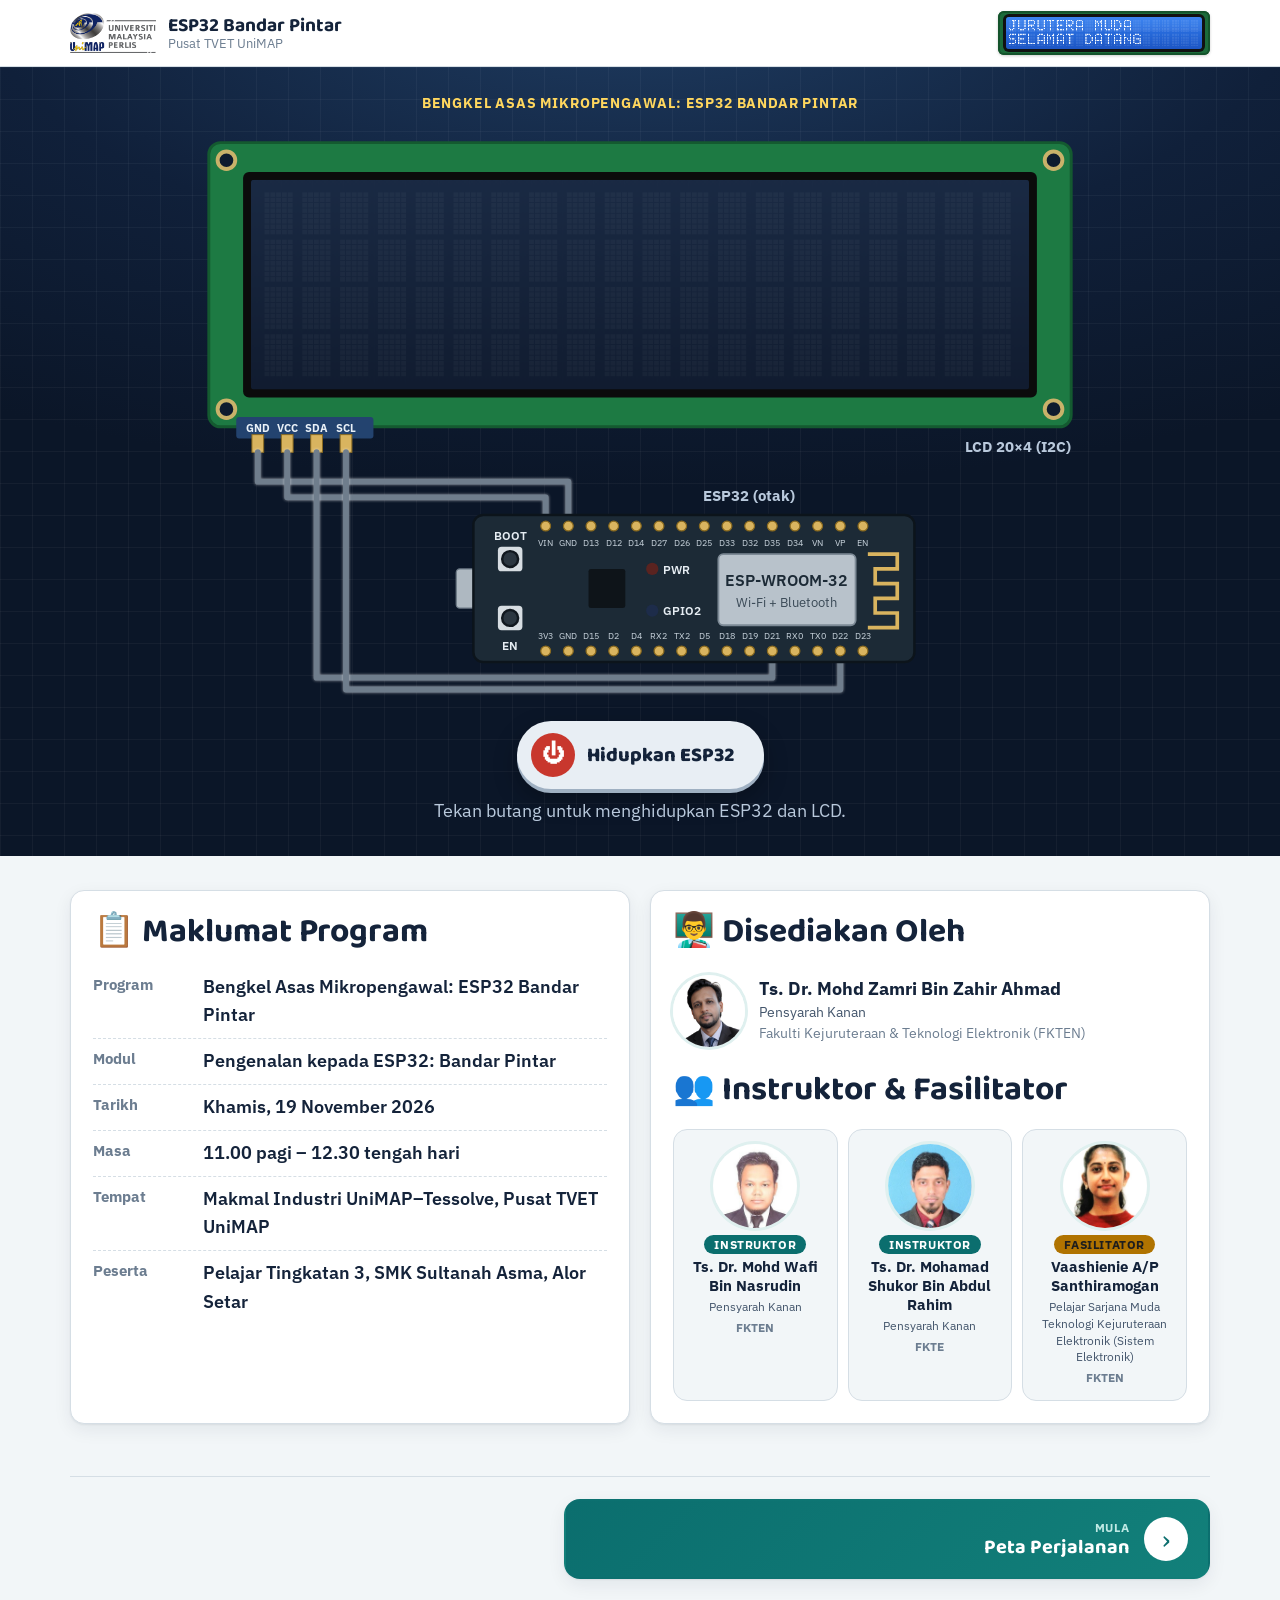
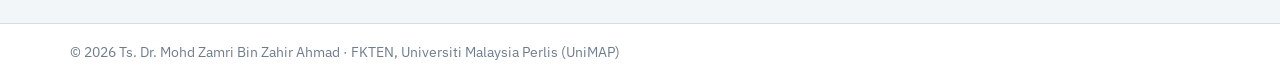
<file: index.html>
<!doctype html>
<html lang="ms">
<head>
<meta charset="utf-8">
<meta name="viewport" content="width=device-width, initial-scale=1">
<title>Bengkel Asas Mikropengawal: ESP32 Bandar Pintar</title>
<meta name="description" content="Bengkel asas mikropengawal ESP32 untuk pelajar sekolah menengah: makmal maya dan hardware sebenar. Pusat TVET UniMAP.">
<link rel="preconnect" href="https://fonts.googleapis.com">
<link rel="preconnect" href="https://fonts.gstatic.com" crossorigin>
<link href="https://fonts.googleapis.com/css2?family=Baloo+2:wght@600;700;800&family=IBM+Plex+Mono:wght@500;600&family=IBM+Plex+Sans:wght@400;600;700&display=swap" rel="stylesheet">
<link rel="stylesheet" href="assets/css/site.css?v=20">
<link rel="stylesheet" href="assets/css/pages.css?v=20">
<link rel="icon" href="assets/img/icon.svg" type="image/svg+xml">
<script src="assets/js/config.js?v=20" defer></script>
<script src="assets/js/core.js?v=20" defer></script>
<script src="assets/js/cover.js?v=20" defer></script>
</head>
<body data-step="hadapan">
<main>
  <section class="cover">
    <div class="wrap">
      <p class="cover-kick" id="coverKick"></p>
      <div class="lcd-scene" id="lcdScene"></div>
      <div class="cover-ctl">
        <button type="button" class="pwr-btn" id="pwrBtn" aria-pressed="false"><span class="pwr-ico" aria-hidden="true">⏻</span><span class="pwr-t">Hidupkan ESP32</span></button>
        <p class="cover-hint" id="coverHint">Tekan butang untuk menghidupkan ESP32 dan LCD.</p>
      </div>
      <form class="name-card" id="nameForm" autocomplete="off" hidden>
        <h2>Siapa Jurutera Muda Hari Ini?</h2>
        <p>Taip nama kamu berdua. ESP32 akan memaparkannya di LCD.</p>
        <div class="name-row">
          <label><span>Nama 1</span><input name="a" maxlength="9" placeholder="cth. AIMAN" required></label>
          <span class="amp" aria-hidden="true">&amp;</span>
          <label><span>Nama 2</span><input name="b" maxlength="9" placeholder="cth. DANIAL"></label>
          <button class="btn amber big" type="submit">Paparkan di LCD ▸</button>
        </div>
        <p class="err" id="nameErr" role="alert"></p>
      </form>
    </div>
  </section>

  <section class="sec">
    <div class="wrap grid2 cover-info">
      <div class="card info-card" id="infoCard"></div>
      <div class="card team-card" id="teamCard"></div>
    </div>
  </section>
  <div class="wrap" id="gate"></div>
</main>
</body>
</html>
</file>
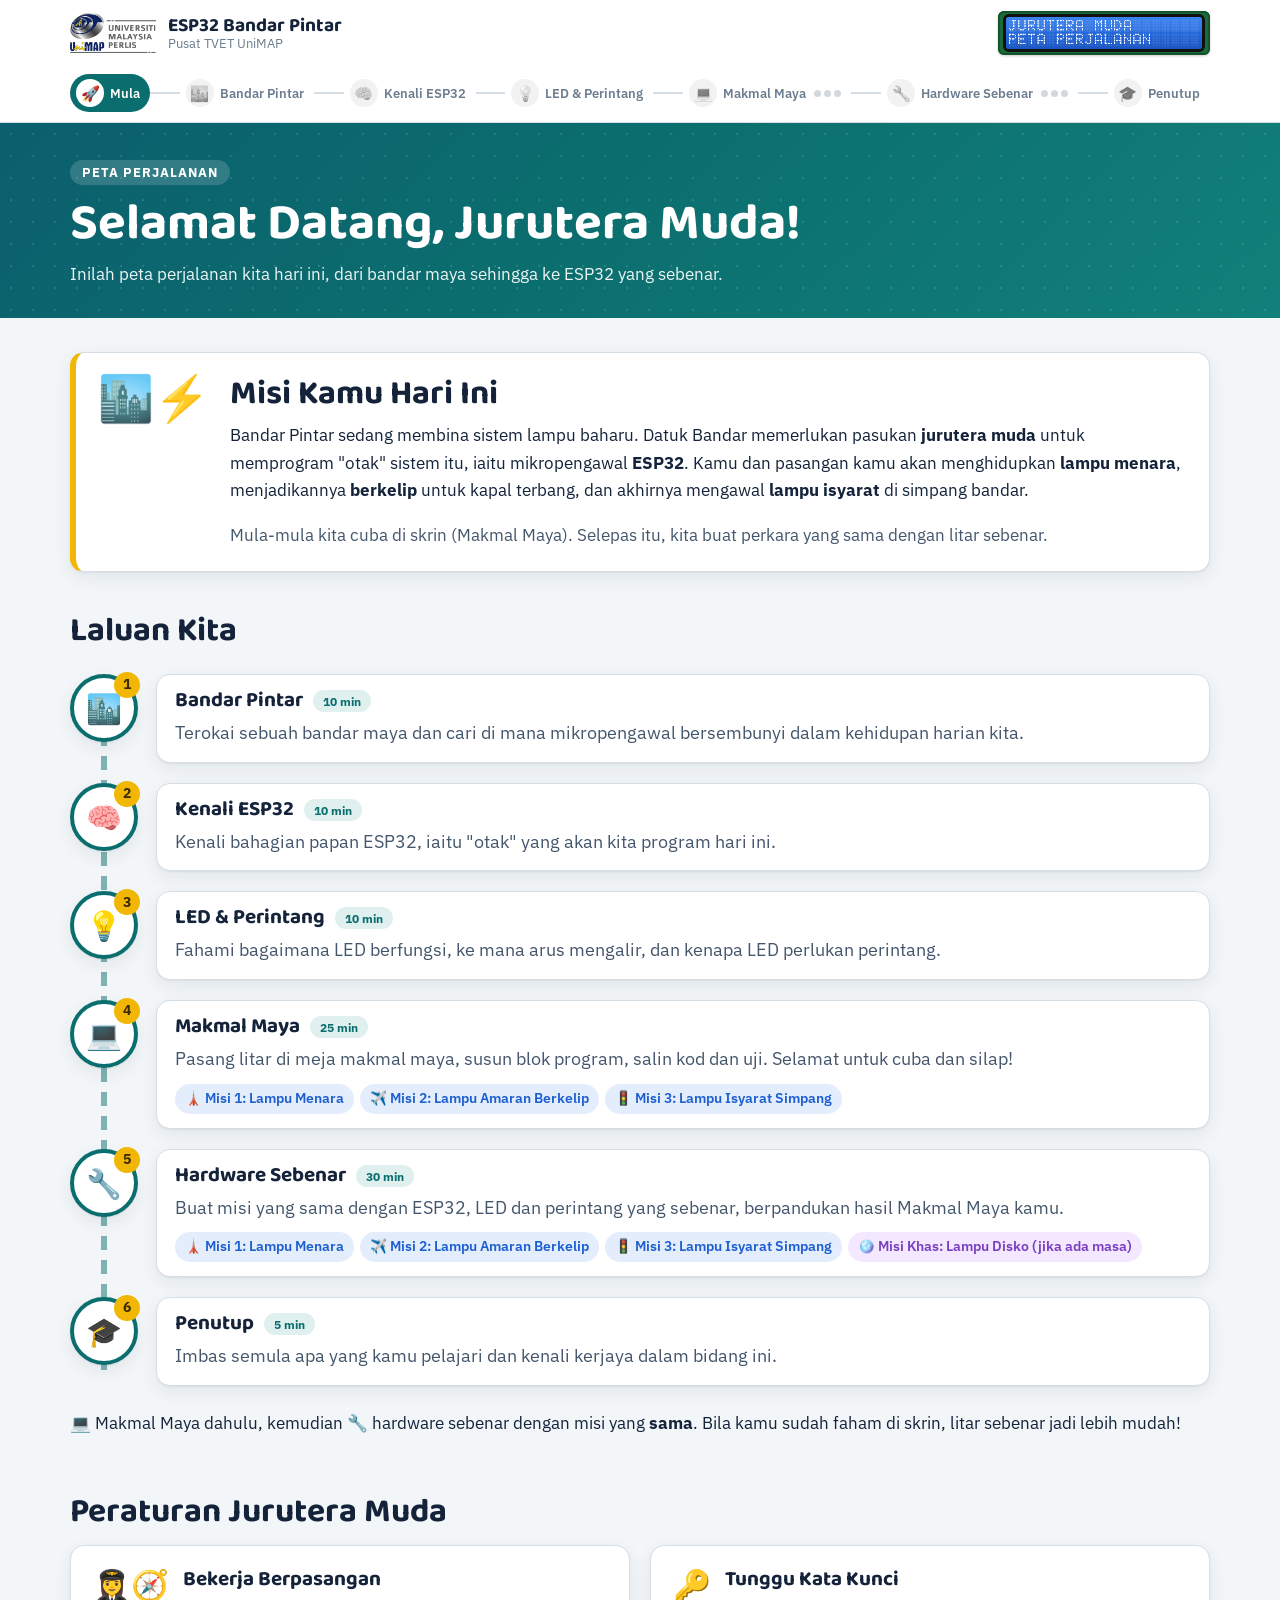
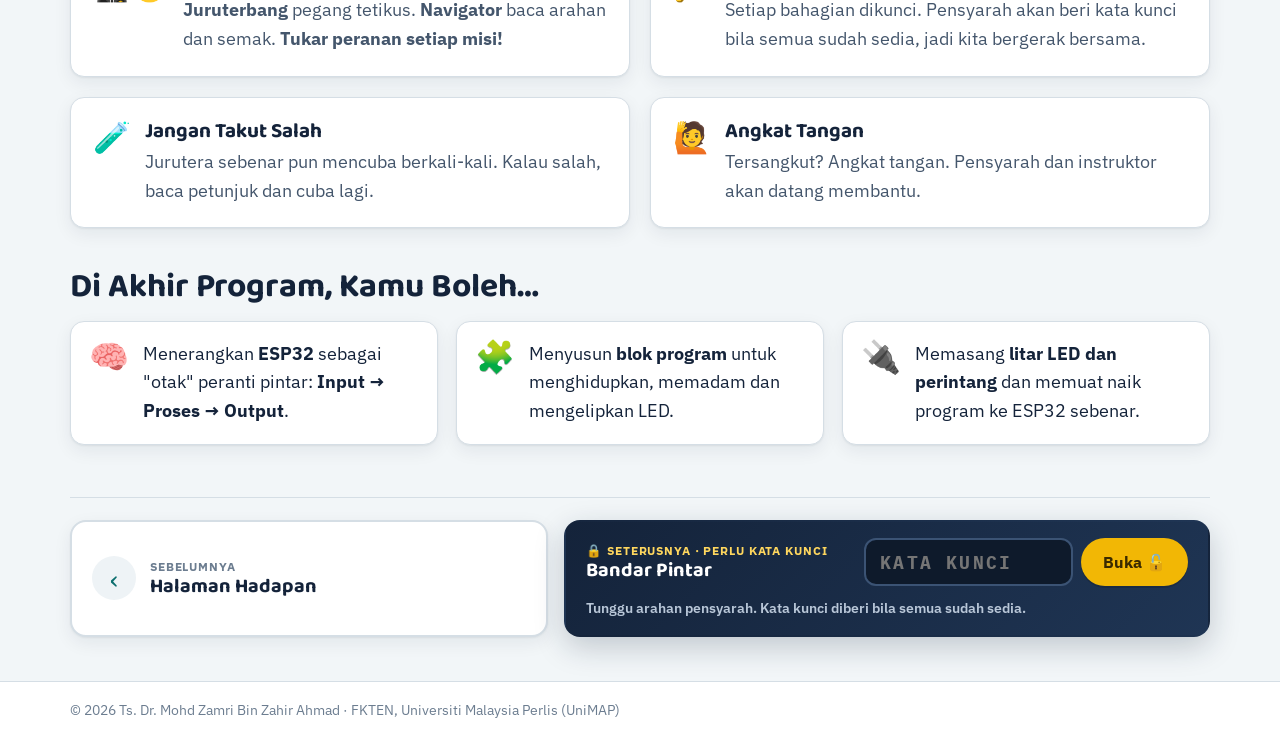
<file: bandar.html>
<!doctype html>
<html lang="ms">
<head>
<meta charset="utf-8">
<meta name="viewport" content="width=device-width, initial-scale=1">
<title>Bandar Pintar · ESP32 Bandar Pintar</title>
<link rel="preconnect" href="https://fonts.googleapis.com">
<link rel="preconnect" href="https://fonts.gstatic.com" crossorigin>
<link href="https://fonts.googleapis.com/css2?family=Baloo+2:wght@600;700;800&family=IBM+Plex+Mono:wght@500;600&family=IBM+Plex+Sans:wght@400;600;700&display=swap" rel="stylesheet">
<link rel="stylesheet" href="assets/css/site.css?v=20">
<link rel="stylesheet" href="assets/css/pages.css?v=20">

<link rel="icon" href="assets/img/icon.svg" type="image/svg+xml">
<script src="assets/js/config.js?v=20" defer></script>
<script src="assets/js/core.js?v=20" defer></script>
<script src="assets/js/city.js?v=20" defer></script>
</head>
<body data-step="bandar">
<main id="main"></main>
<div class="wrap" id="gate"></div>
</body>
</html>
</file>
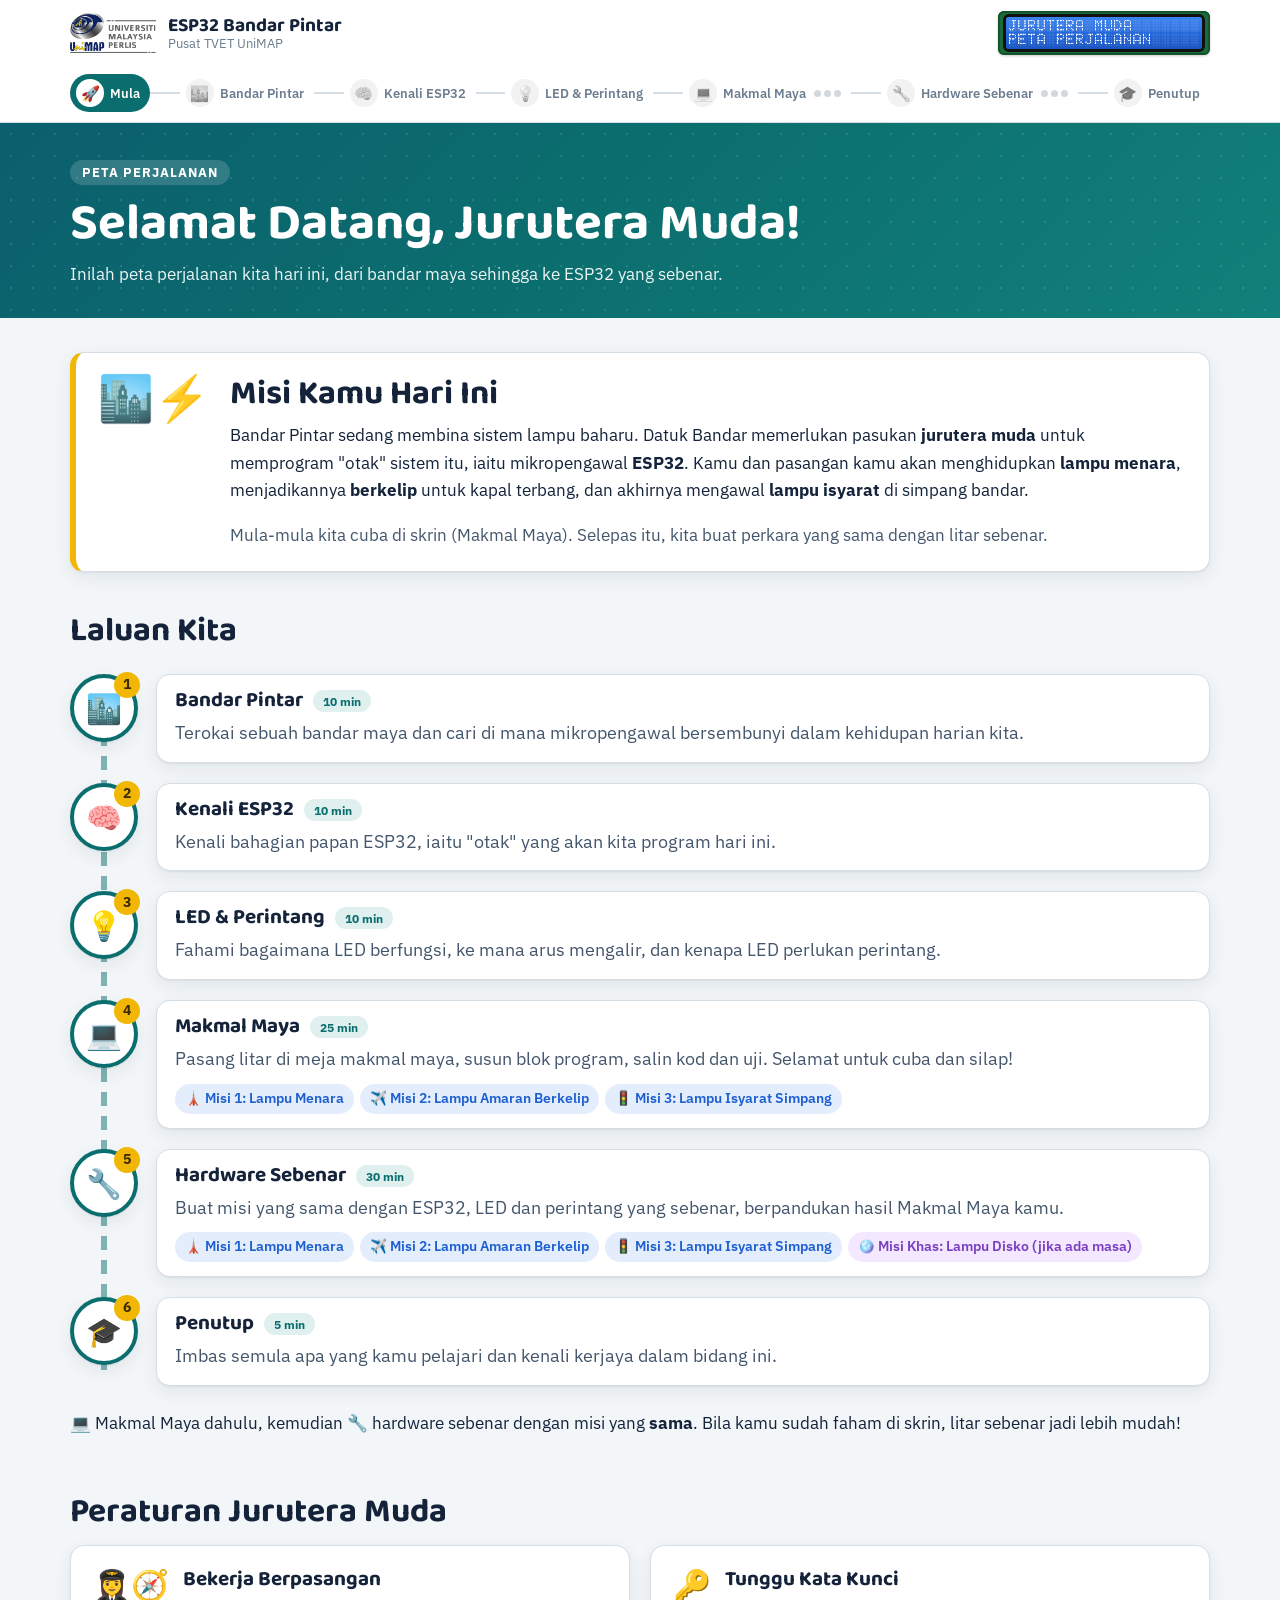
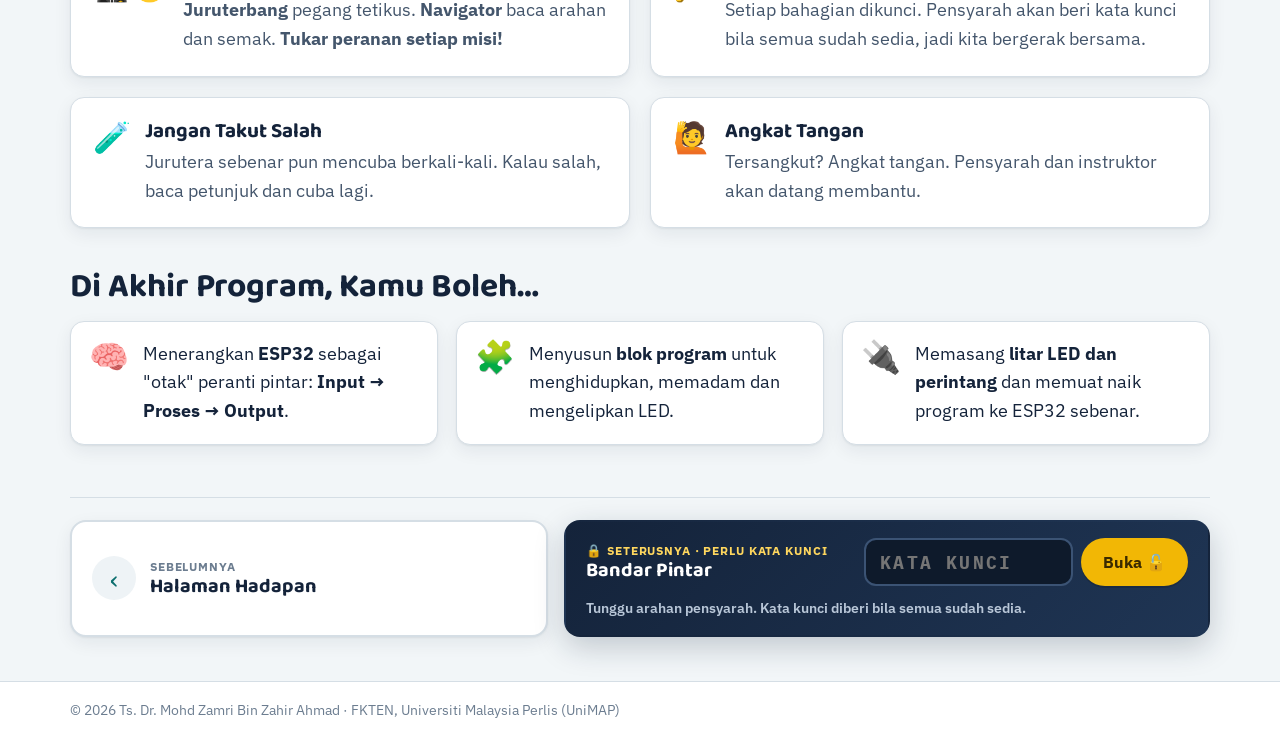
<file: disko.html>
<!doctype html>
<html lang="ms">
<head>
<meta charset="utf-8">
<meta name="viewport" content="width=device-width, initial-scale=1">
<title>Misi Khas: Lampu Disko · ESP32 Bandar Pintar</title>
<link rel="preconnect" href="https://fonts.googleapis.com">
<link rel="preconnect" href="https://fonts.gstatic.com" crossorigin>
<link href="https://fonts.googleapis.com/css2?family=Baloo+2:wght@600;700;800&family=IBM+Plex+Mono:wght@500;600&family=IBM+Plex+Sans:wght@400;600;700&display=swap" rel="stylesheet">
<link rel="stylesheet" href="assets/css/site.css?v=20">
<link rel="stylesheet" href="assets/css/pages.css?v=20">
<link rel="stylesheet" href="assets/css/lab.css?v=20">
<link rel="stylesheet" href="assets/css/lab2.css?v=20">

<link rel="icon" href="assets/img/icon.svg" type="image/svg+xml">
<script src="assets/js/config.js?v=20" defer></script>
<script src="assets/js/core.js?v=20" defer></script>
<script src="assets/js/lab.js?v=20" defer></script>
<script src="assets/js/disko.js?v=20" defer></script>
</head>
<body data-step="disko">
<main id="main"></main>
<div class="wrap" id="gate"></div>
</body>
</html>
</file>
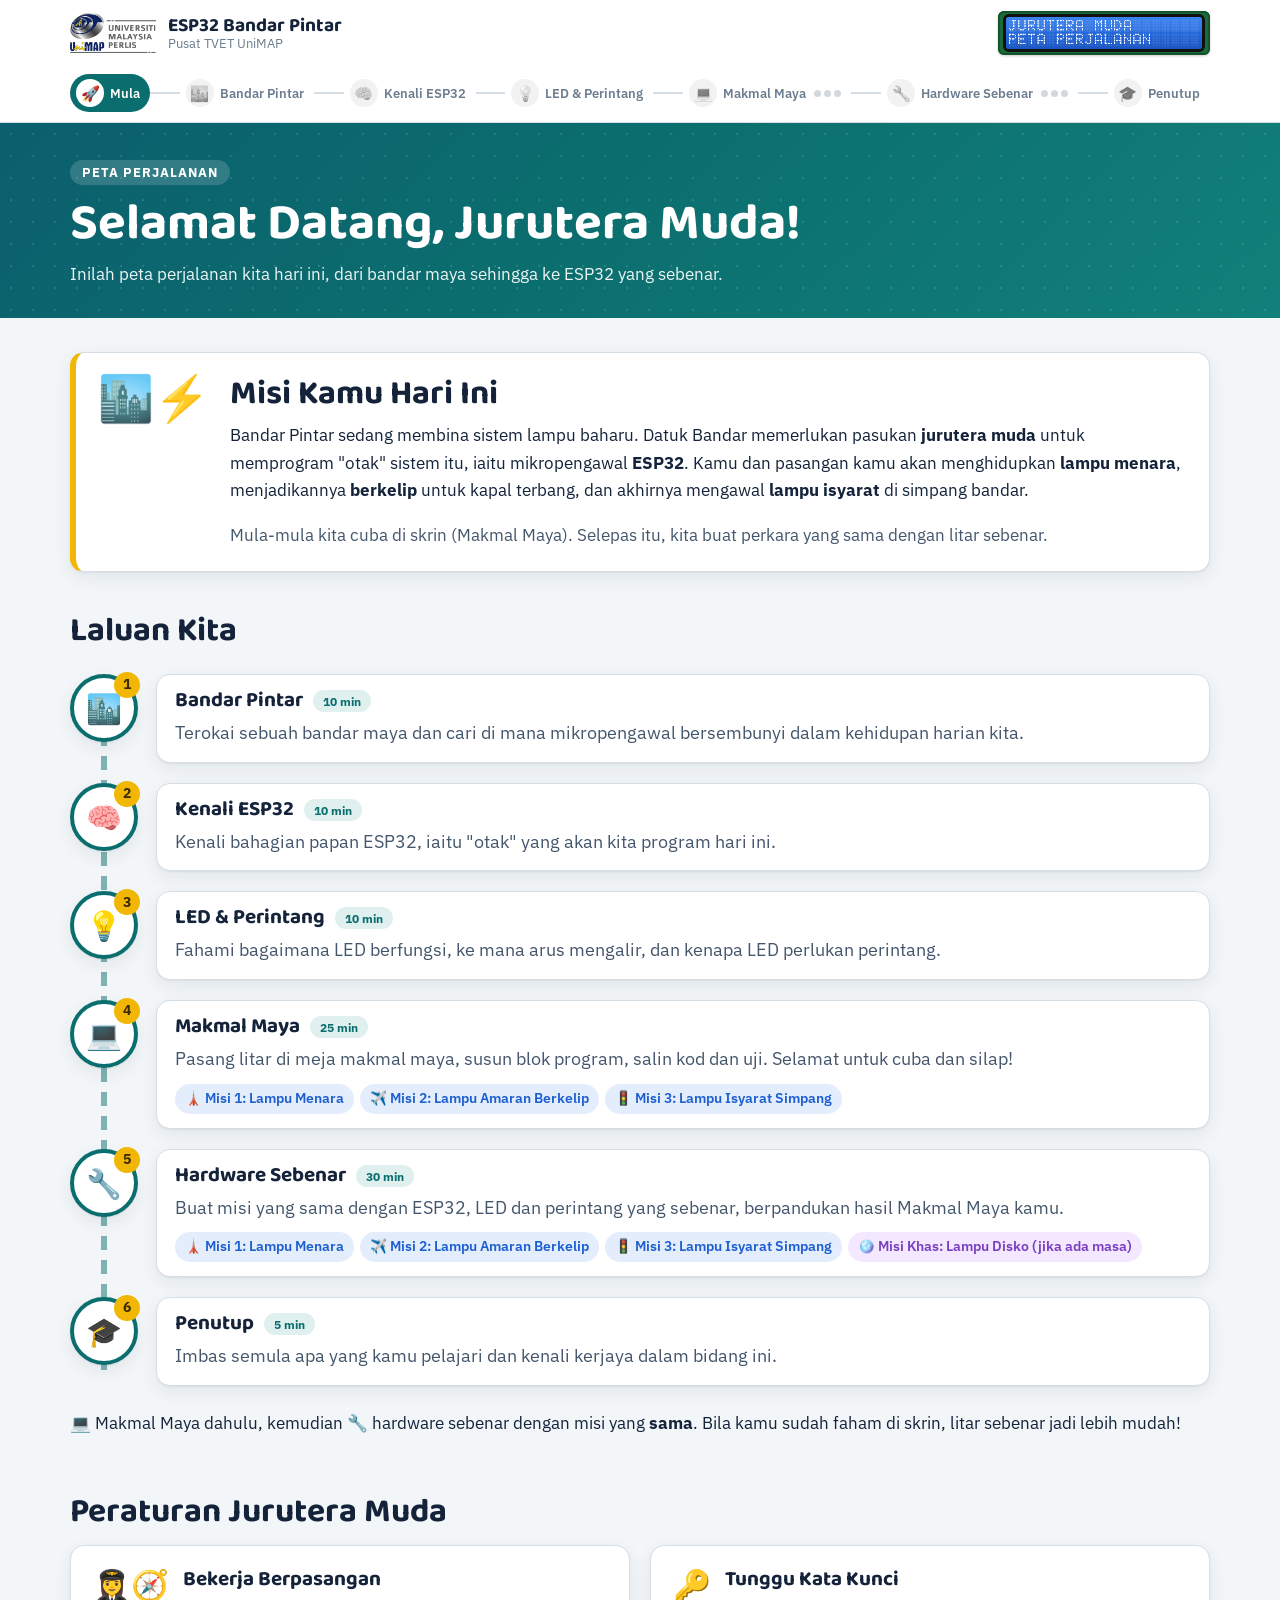
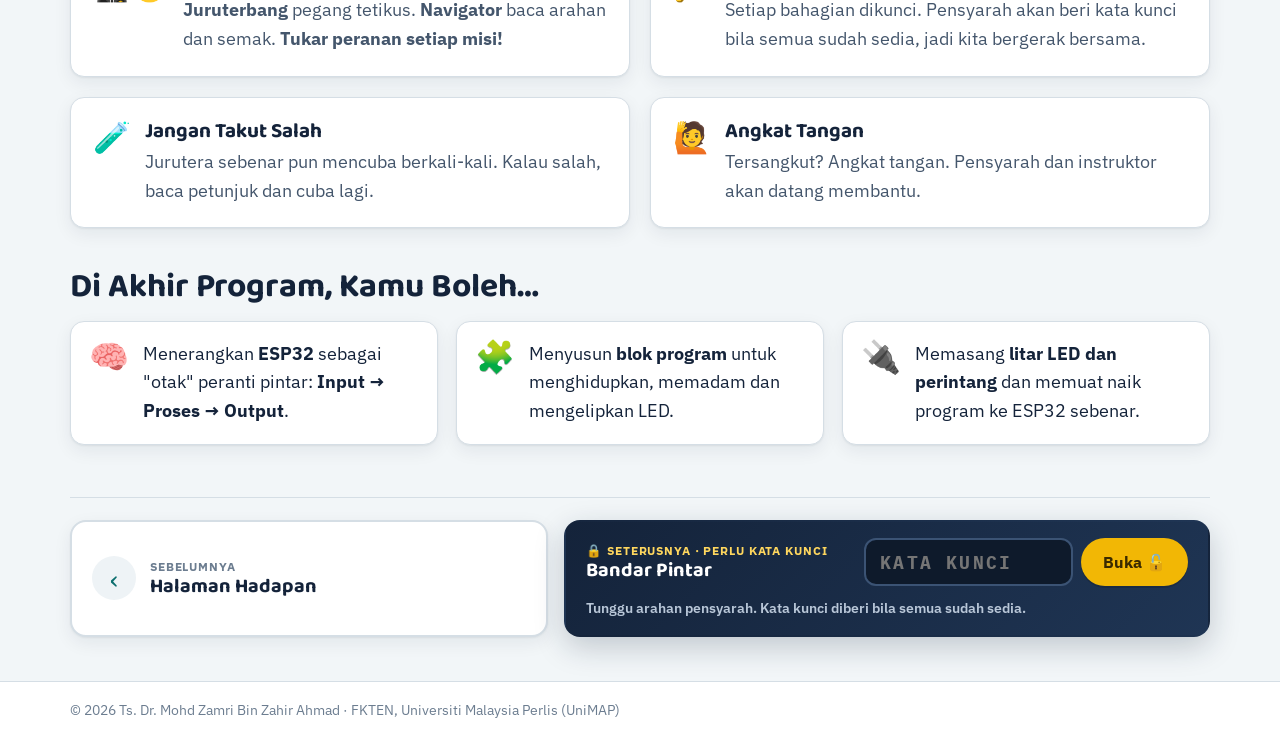
<file: esp32.html>
<!doctype html>
<html lang="ms">
<head>
<meta charset="utf-8">
<meta name="viewport" content="width=device-width, initial-scale=1">
<title>Kenali ESP32 · ESP32 Bandar Pintar</title>
<link rel="preconnect" href="https://fonts.googleapis.com">
<link rel="preconnect" href="https://fonts.gstatic.com" crossorigin>
<link href="https://fonts.googleapis.com/css2?family=Baloo+2:wght@600;700;800&family=IBM+Plex+Mono:wght@500;600&family=IBM+Plex+Sans:wght@400;600;700&display=swap" rel="stylesheet">
<link rel="stylesheet" href="assets/css/site.css?v=20">
<link rel="stylesheet" href="assets/css/pages.css?v=20">

<link rel="icon" href="assets/img/icon.svg" type="image/svg+xml">
<script src="assets/js/config.js?v=20" defer></script>
<script src="assets/js/core.js?v=20" defer></script>
<script src="assets/js/esp32.js?v=20" defer></script>
</head>
<body data-step="esp32">
<main id="main"></main>
<div class="wrap" id="gate"></div>
</body>
</html>
</file>
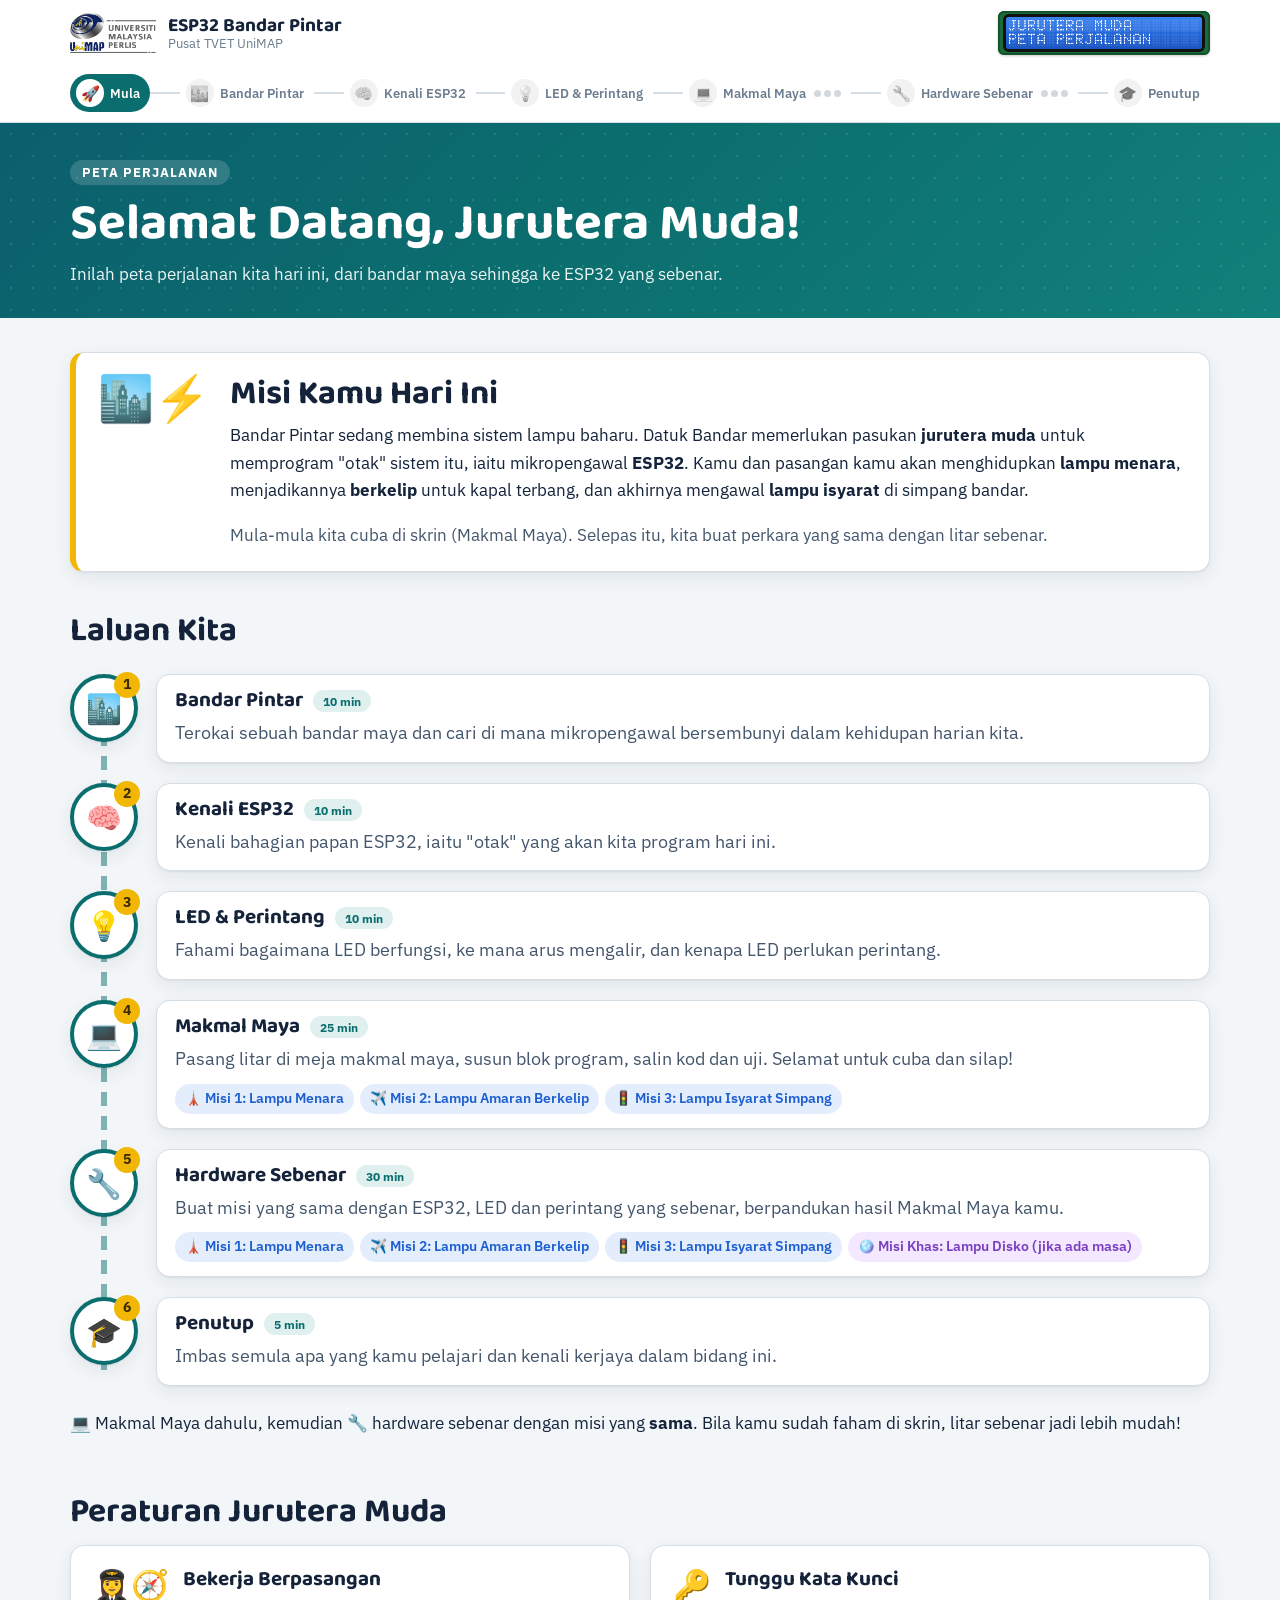
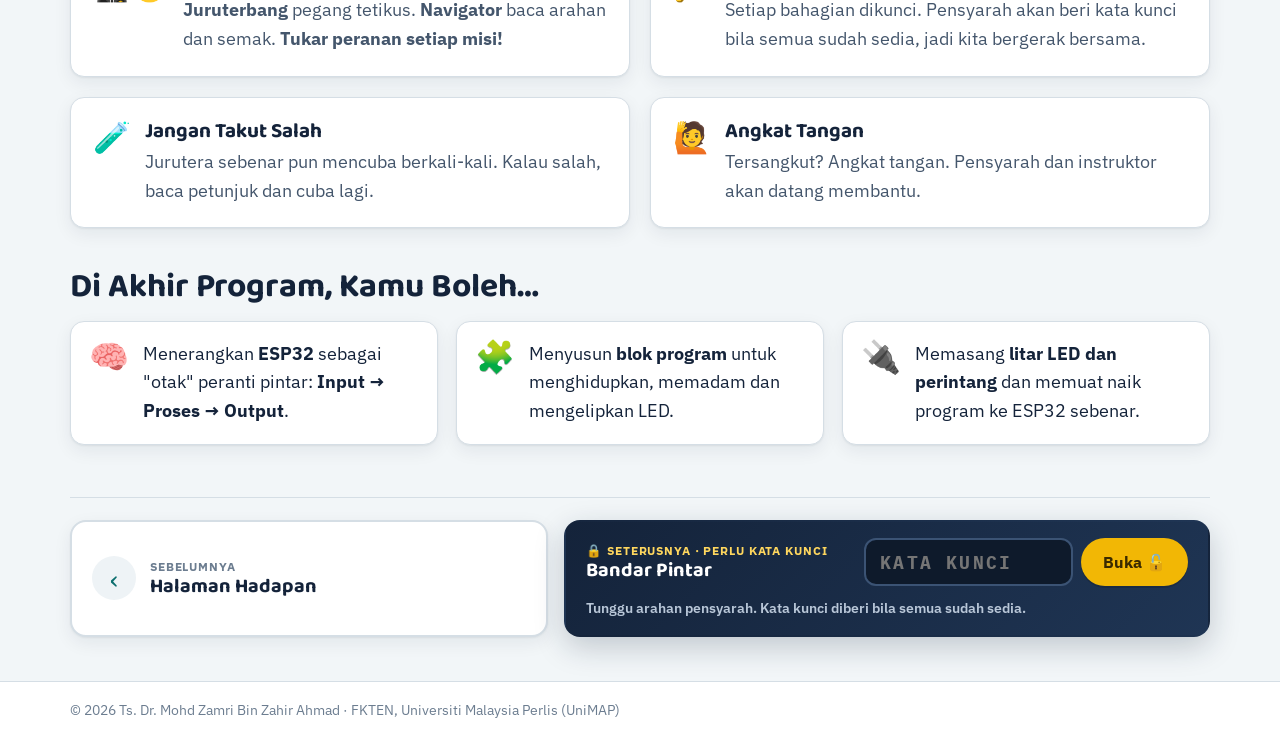
<file: hardware-1.html>
<!doctype html>
<html lang="ms">
<head>
<meta charset="utf-8">
<meta name="viewport" content="width=device-width, initial-scale=1">
<title>Hardware: Misi 1 · ESP32 Bandar Pintar</title>
<link rel="preconnect" href="https://fonts.googleapis.com">
<link rel="preconnect" href="https://fonts.gstatic.com" crossorigin>
<link href="https://fonts.googleapis.com/css2?family=Baloo+2:wght@600;700;800&family=IBM+Plex+Mono:wght@500;600&family=IBM+Plex+Sans:wght@400;600;700&display=swap" rel="stylesheet">
<link rel="stylesheet" href="assets/css/site.css?v=20">
<link rel="stylesheet" href="assets/css/pages.css?v=20">
<link rel="stylesheet" href="assets/css/lab.css?v=20">
<link rel="stylesheet" href="assets/css/lab2.css?v=20">

<link rel="icon" href="assets/img/icon.svg" type="image/svg+xml">
<script src="assets/js/config.js?v=20" defer></script>
<script src="assets/js/core.js?v=20" defer></script>
<script src="assets/js/lab.js?v=20" defer></script>
<script src="assets/js/hw.js?v=20" defer></script>
</head>
<body data-step="hw1">
<main id="main"></main>
<div class="wrap" id="gate"></div>
</body>
</html>
</file>
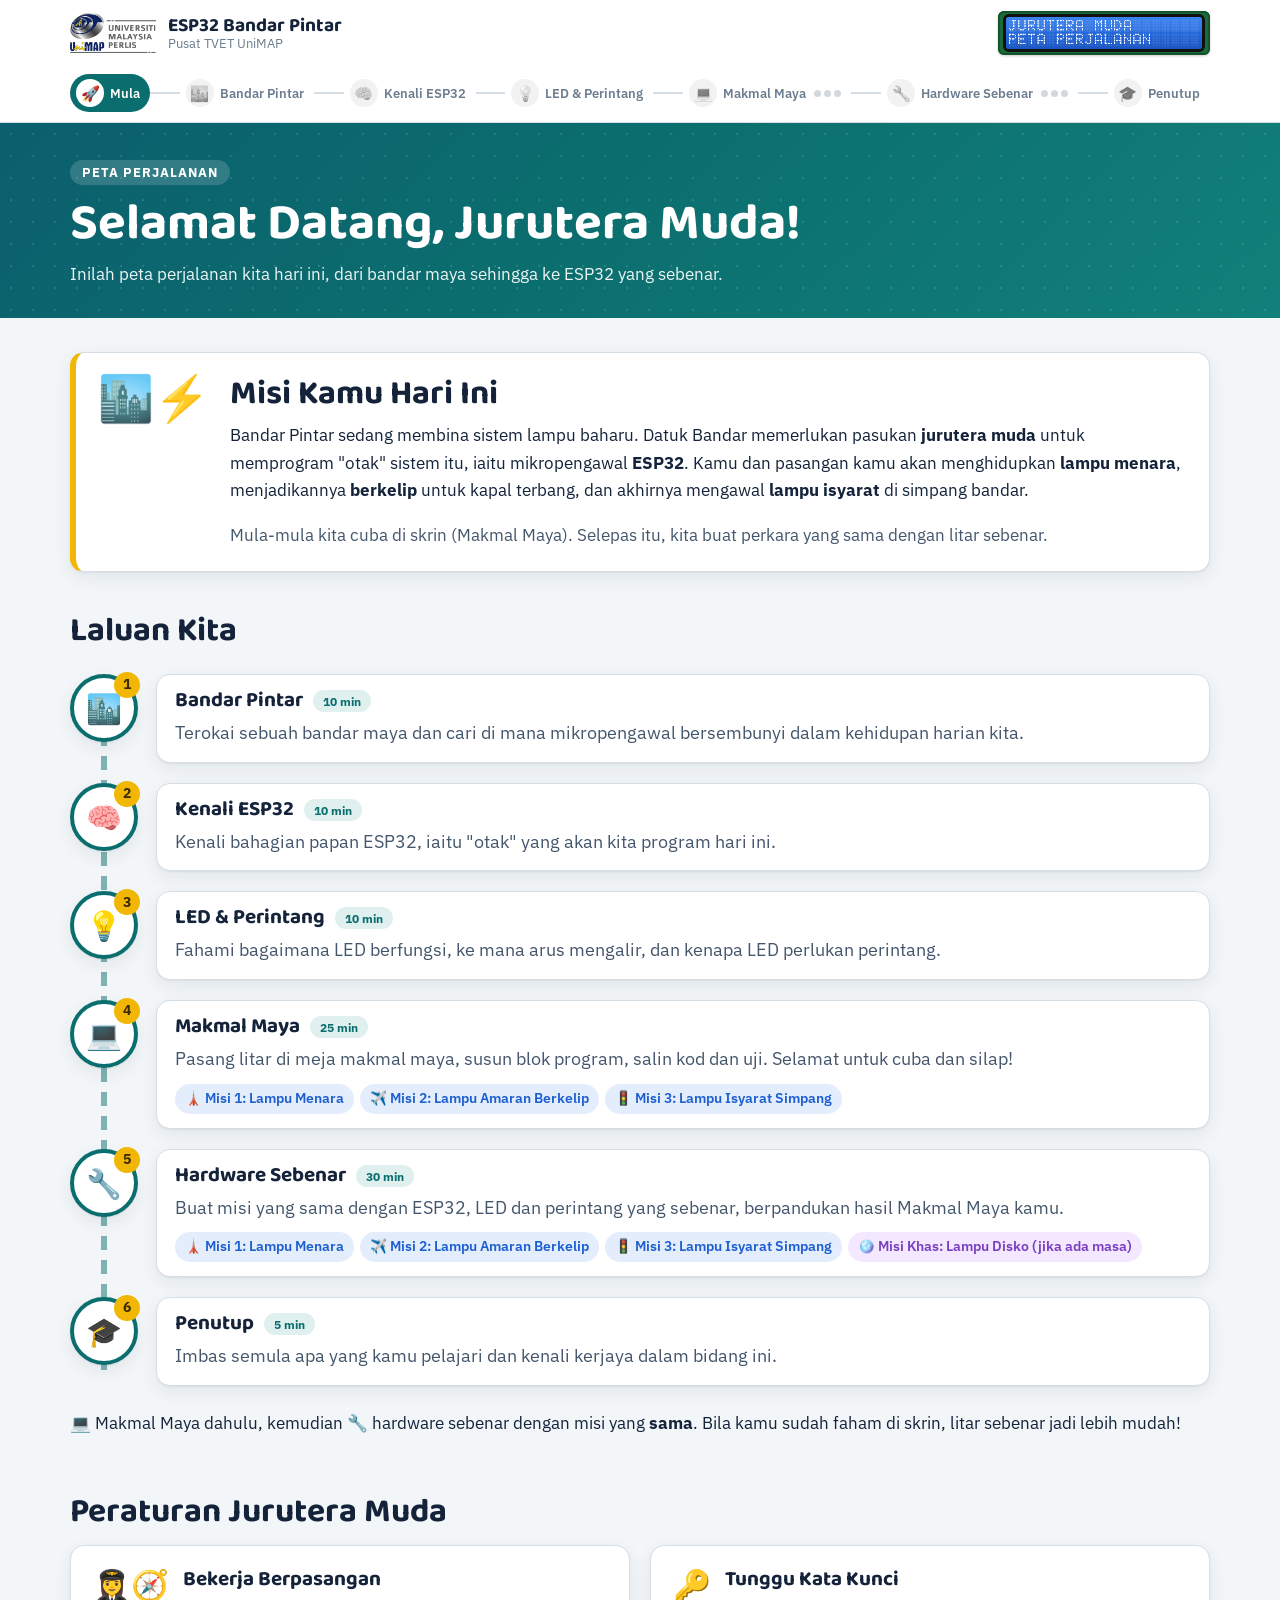
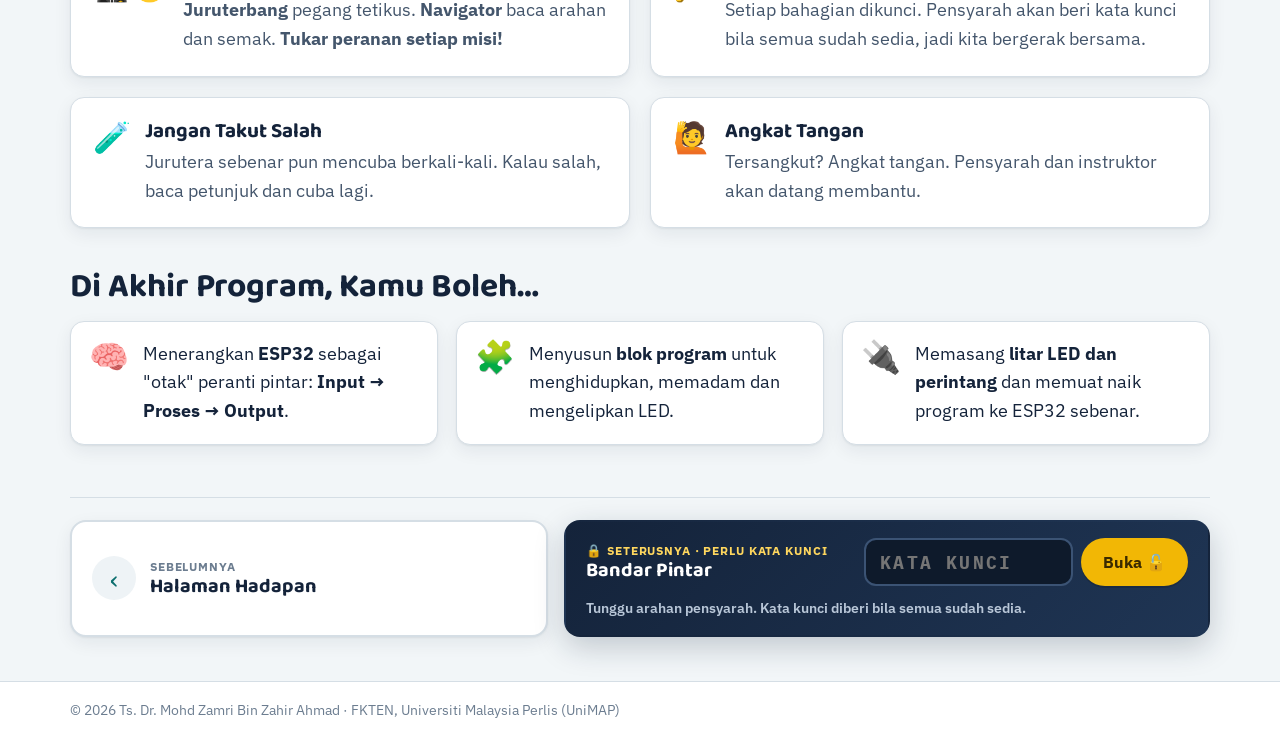
<file: hardware-2.html>
<!doctype html>
<html lang="ms">
<head>
<meta charset="utf-8">
<meta name="viewport" content="width=device-width, initial-scale=1">
<title>Hardware: Misi 2 · ESP32 Bandar Pintar</title>
<link rel="preconnect" href="https://fonts.googleapis.com">
<link rel="preconnect" href="https://fonts.gstatic.com" crossorigin>
<link href="https://fonts.googleapis.com/css2?family=Baloo+2:wght@600;700;800&family=IBM+Plex+Mono:wght@500;600&family=IBM+Plex+Sans:wght@400;600;700&display=swap" rel="stylesheet">
<link rel="stylesheet" href="assets/css/site.css?v=20">
<link rel="stylesheet" href="assets/css/pages.css?v=20">
<link rel="stylesheet" href="assets/css/lab.css?v=20">
<link rel="stylesheet" href="assets/css/lab2.css?v=20">

<link rel="icon" href="assets/img/icon.svg" type="image/svg+xml">
<script src="assets/js/config.js?v=20" defer></script>
<script src="assets/js/core.js?v=20" defer></script>
<script src="assets/js/lab.js?v=20" defer></script>
<script src="assets/js/hw.js?v=20" defer></script>
</head>
<body data-step="hw2">
<main id="main"></main>
<div class="wrap" id="gate"></div>
</body>
</html>
</file>
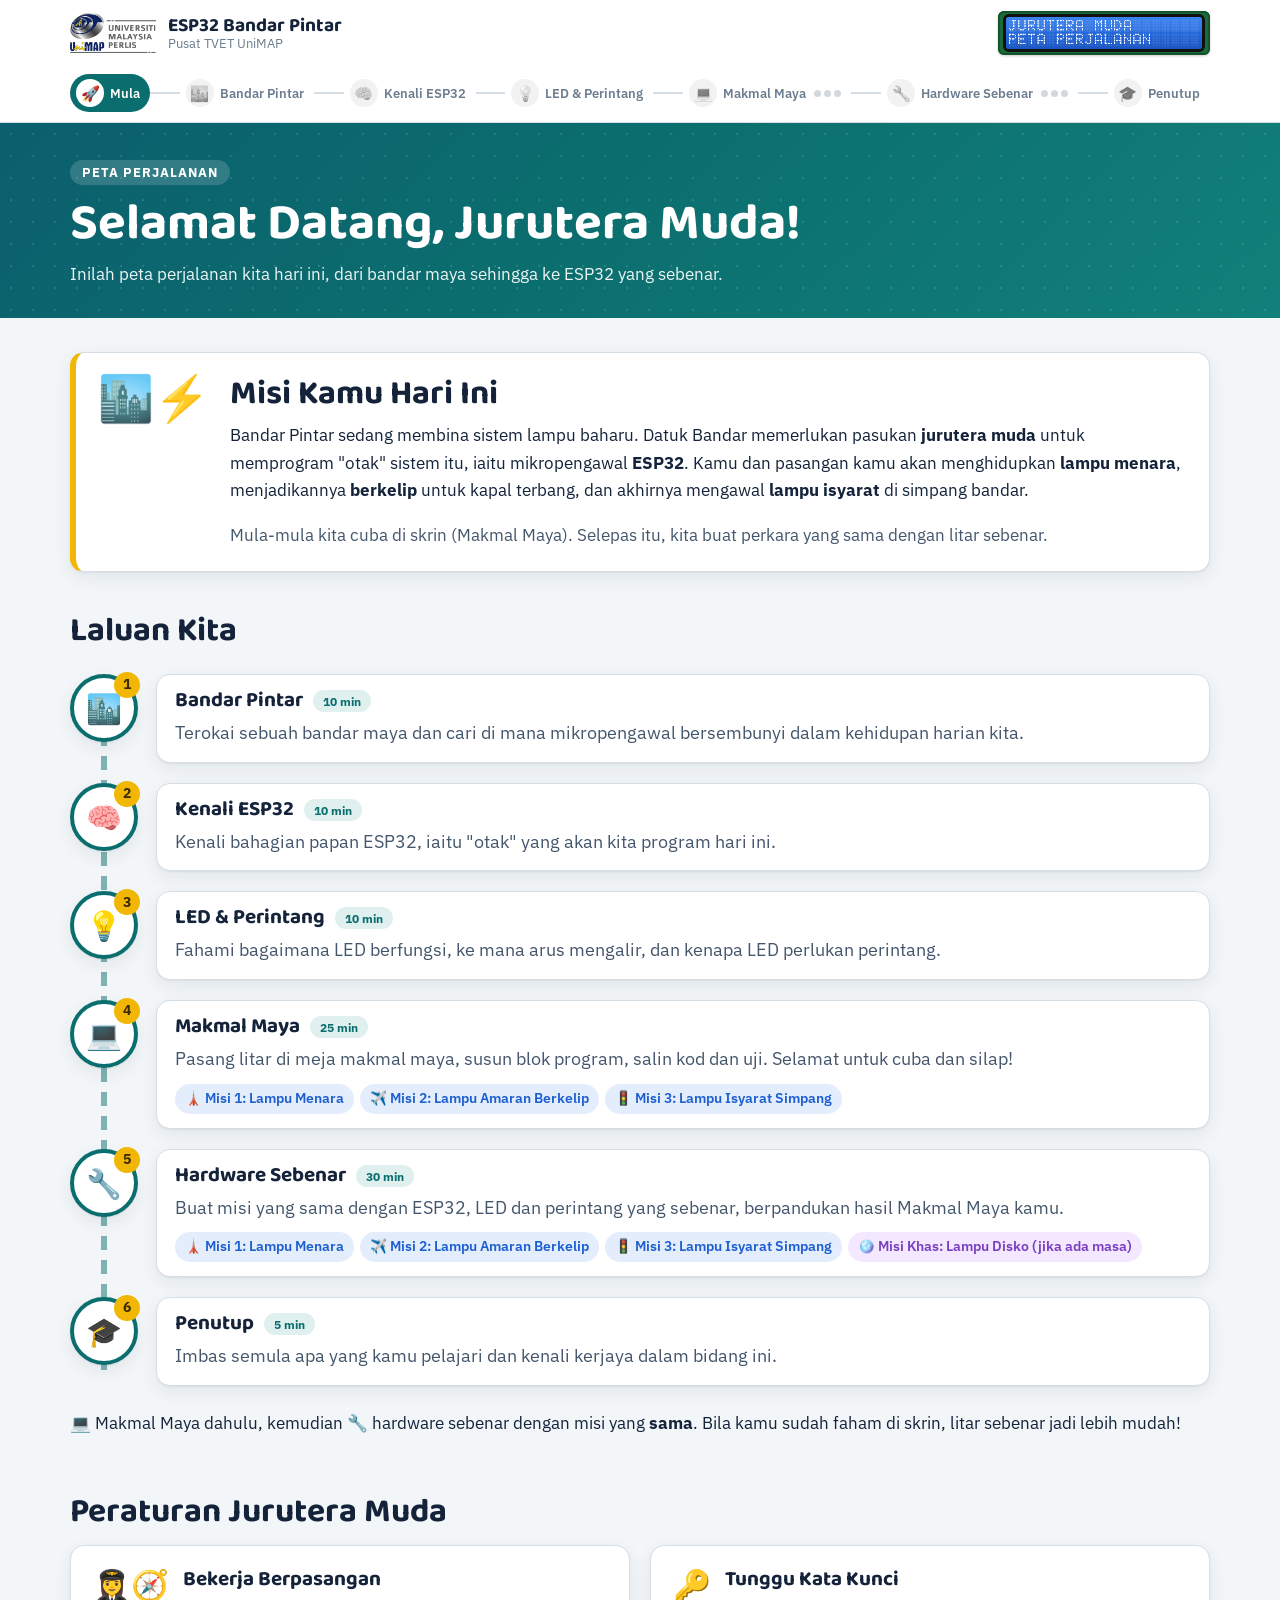
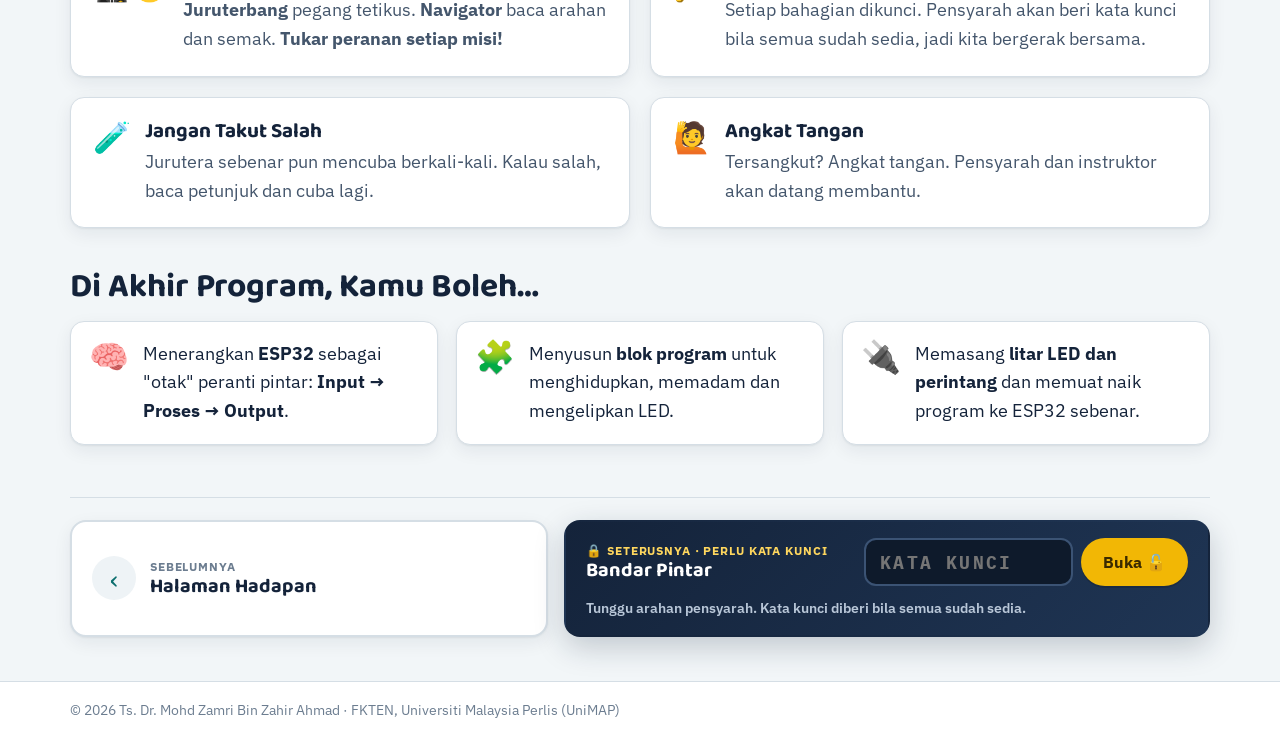
<file: hardware-3.html>
<!doctype html>
<html lang="ms">
<head>
<meta charset="utf-8">
<meta name="viewport" content="width=device-width, initial-scale=1">
<title>Hardware: Misi 3 · ESP32 Bandar Pintar</title>
<link rel="preconnect" href="https://fonts.googleapis.com">
<link rel="preconnect" href="https://fonts.gstatic.com" crossorigin>
<link href="https://fonts.googleapis.com/css2?family=Baloo+2:wght@600;700;800&family=IBM+Plex+Mono:wght@500;600&family=IBM+Plex+Sans:wght@400;600;700&display=swap" rel="stylesheet">
<link rel="stylesheet" href="assets/css/site.css?v=20">
<link rel="stylesheet" href="assets/css/pages.css?v=20">
<link rel="stylesheet" href="assets/css/lab.css?v=20">
<link rel="stylesheet" href="assets/css/lab2.css?v=20">

<link rel="icon" href="assets/img/icon.svg" type="image/svg+xml">
<script src="assets/js/config.js?v=20" defer></script>
<script src="assets/js/core.js?v=20" defer></script>
<script src="assets/js/lab.js?v=20" defer></script>
<script src="assets/js/hw.js?v=20" defer></script>
</head>
<body data-step="hw3">
<main id="main"></main>
<div class="wrap" id="gate"></div>
</body>
</html>
</file>
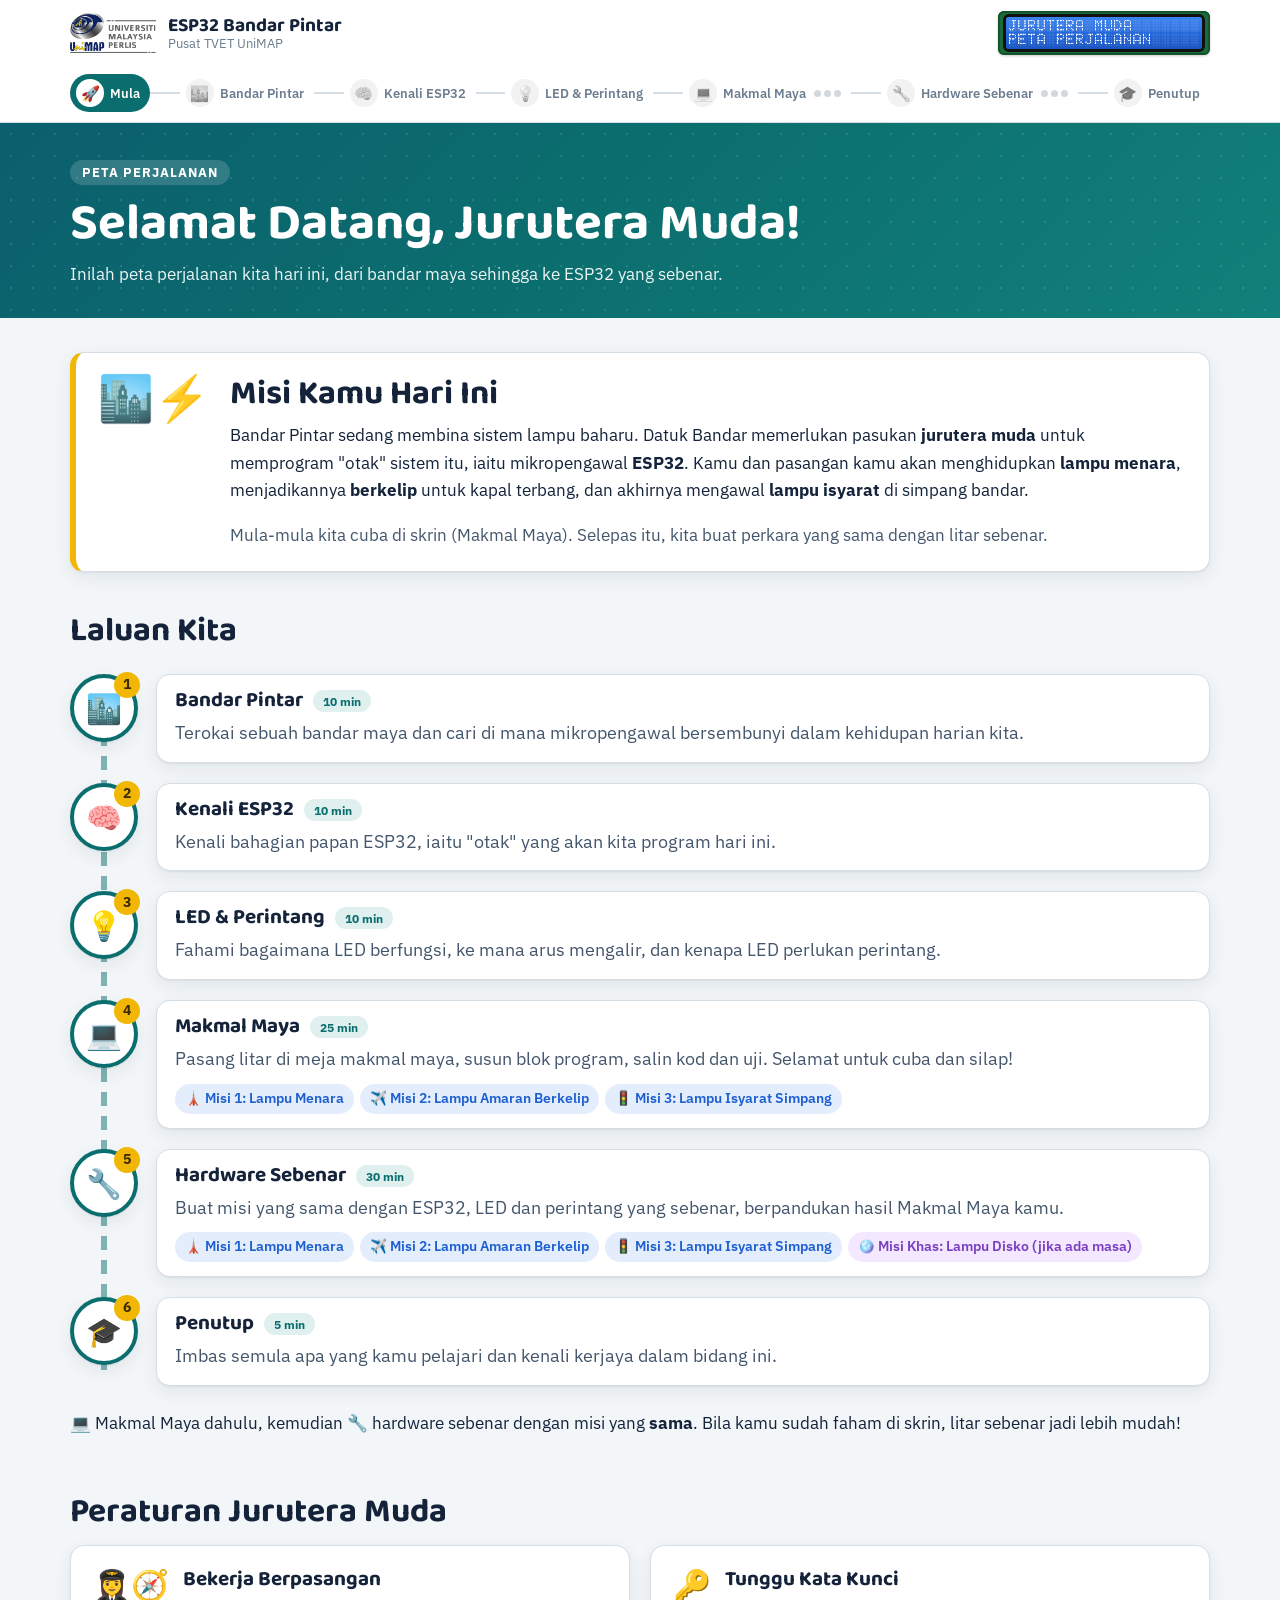
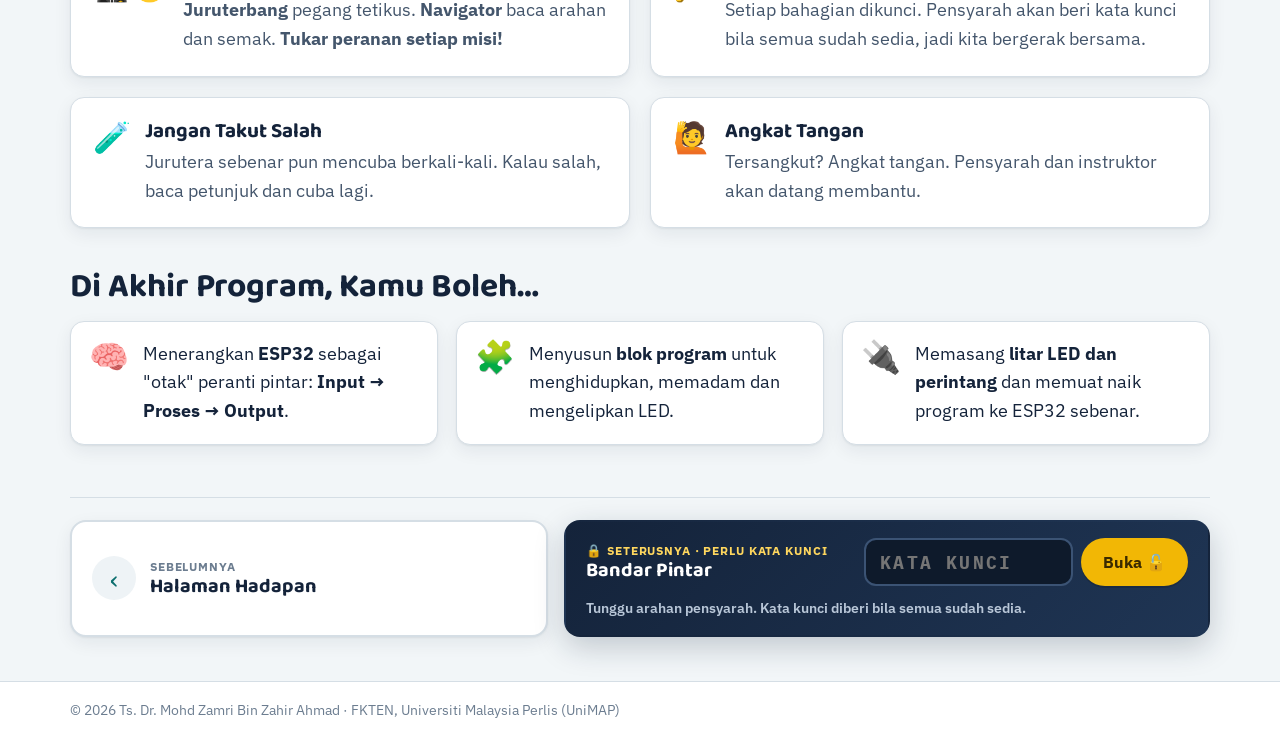
<file: led.html>
<!doctype html>
<html lang="ms">
<head>
<meta charset="utf-8">
<meta name="viewport" content="width=device-width, initial-scale=1">
<title>LED dan Perintang · ESP32 Bandar Pintar</title>
<link rel="preconnect" href="https://fonts.googleapis.com">
<link rel="preconnect" href="https://fonts.gstatic.com" crossorigin>
<link href="https://fonts.googleapis.com/css2?family=Baloo+2:wght@600;700;800&family=IBM+Plex+Mono:wght@500;600&family=IBM+Plex+Sans:wght@400;600;700&display=swap" rel="stylesheet">
<link rel="stylesheet" href="assets/css/site.css?v=20">
<link rel="stylesheet" href="assets/css/pages.css?v=20">

<link rel="icon" href="assets/img/icon.svg" type="image/svg+xml">
<script src="assets/js/config.js?v=20" defer></script>
<script src="assets/js/core.js?v=20" defer></script>
<script src="assets/js/led.js?v=20" defer></script>
</head>
<body data-step="led">
<main id="main"></main>
<div class="wrap" id="gate"></div>
</body>
</html>
</file>
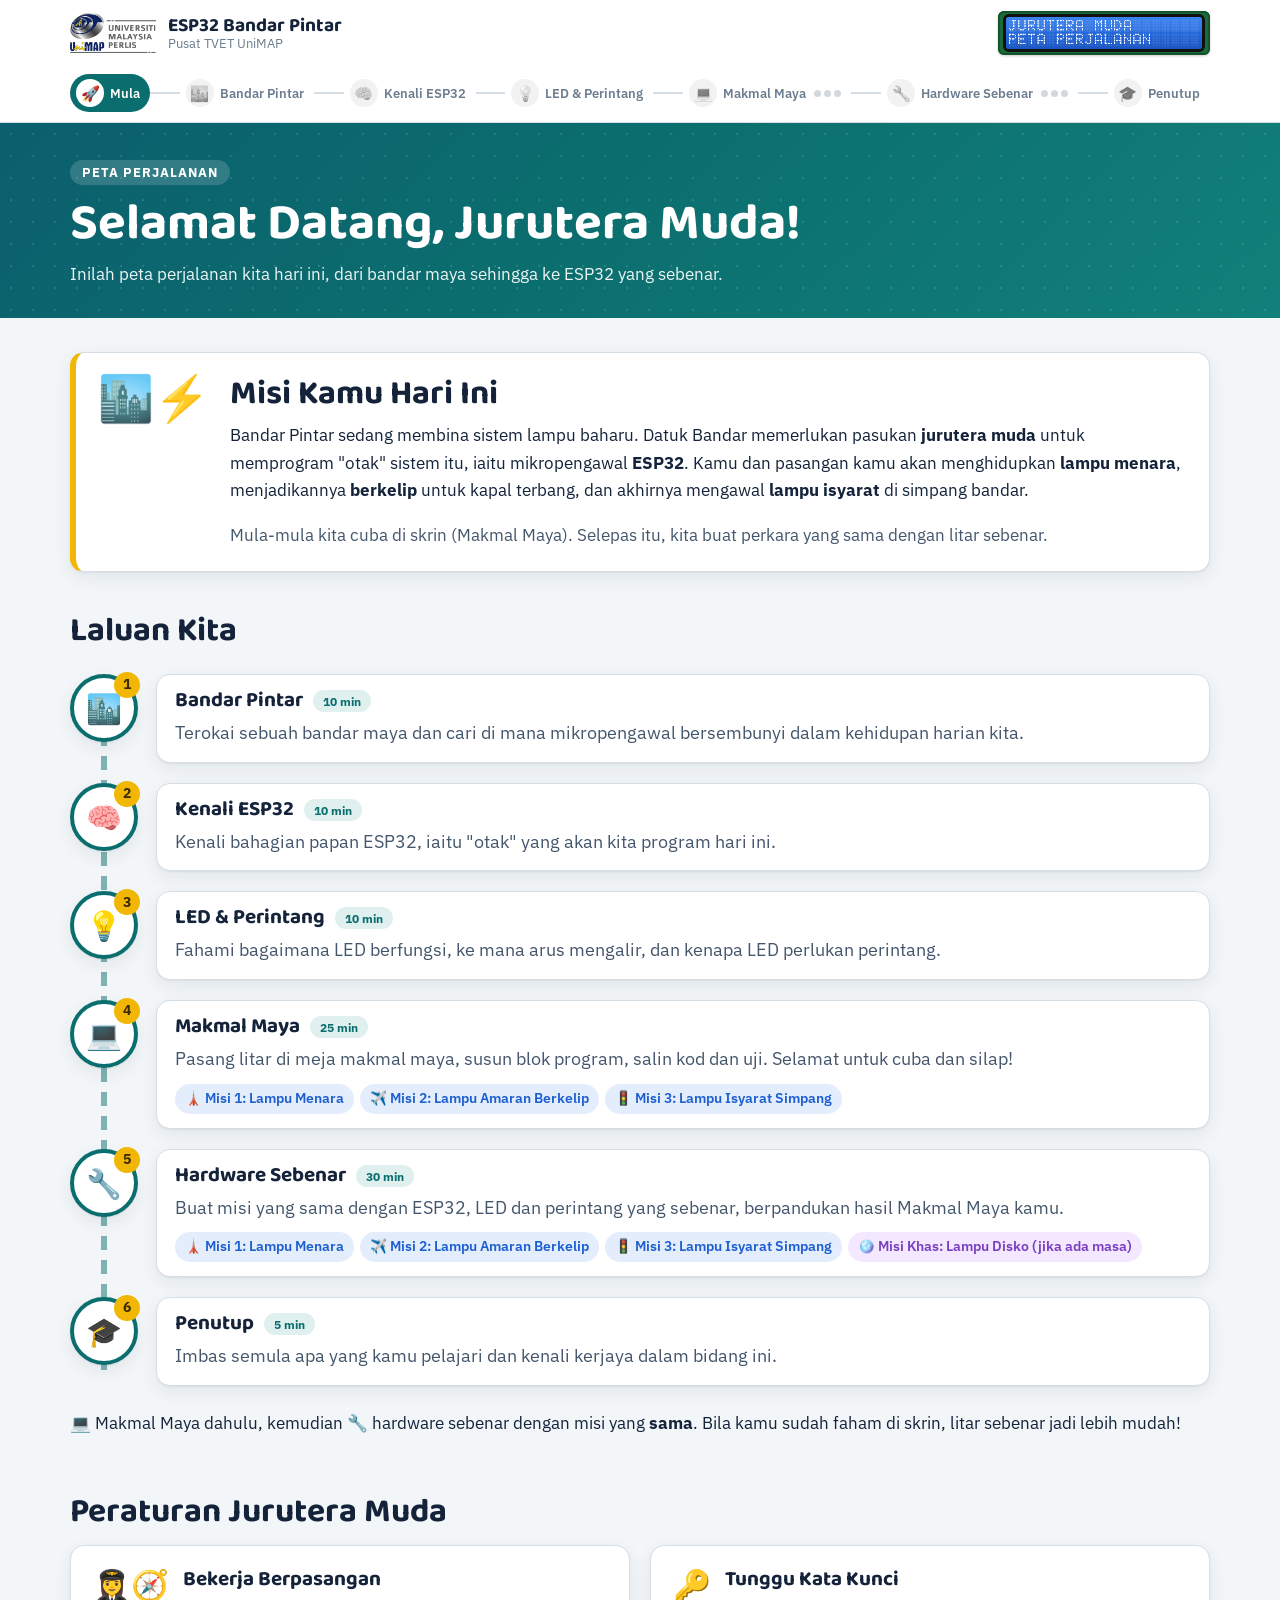
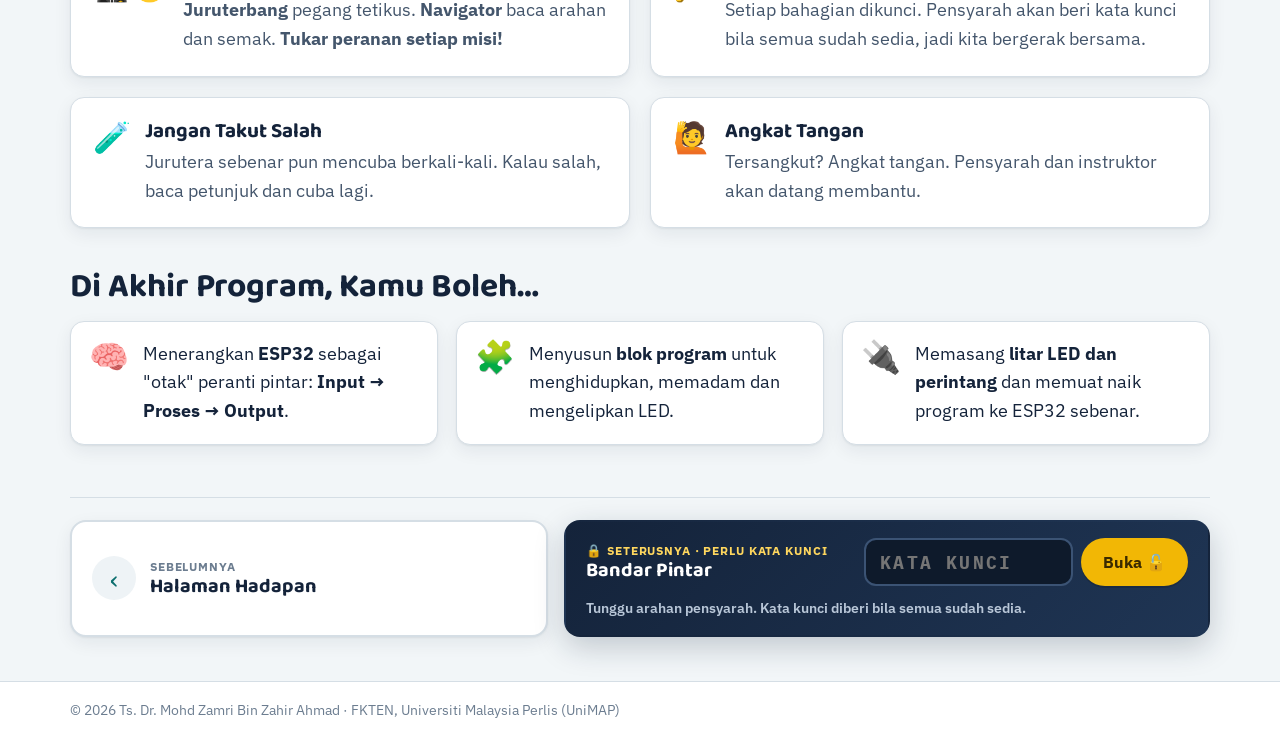
<file: maya-1.html>
<!doctype html>
<html lang="ms">
<head>
<meta charset="utf-8">
<meta name="viewport" content="width=device-width, initial-scale=1">
<title>Makmal Maya: Misi 1 · ESP32 Bandar Pintar</title>
<link rel="preconnect" href="https://fonts.googleapis.com">
<link rel="preconnect" href="https://fonts.gstatic.com" crossorigin>
<link href="https://fonts.googleapis.com/css2?family=Baloo+2:wght@600;700;800&family=IBM+Plex+Mono:wght@500;600&family=IBM+Plex+Sans:wght@400;600;700&display=swap" rel="stylesheet">
<link rel="stylesheet" href="assets/css/site.css?v=20">
<link rel="stylesheet" href="assets/css/pages.css?v=20">
<link rel="stylesheet" href="assets/css/lab.css?v=20">
<link rel="stylesheet" href="assets/css/lab2.css?v=20">

<link rel="icon" href="assets/img/icon.svg" type="image/svg+xml">
<script src="assets/js/config.js?v=20" defer></script>
<script src="assets/js/core.js?v=20" defer></script>
<script src="assets/js/lab.js?v=20" defer></script>
</head>
<body data-step="maya1">
<main id="main"></main>
<div class="wrap" id="gate"></div>
</body>
</html>
</file>
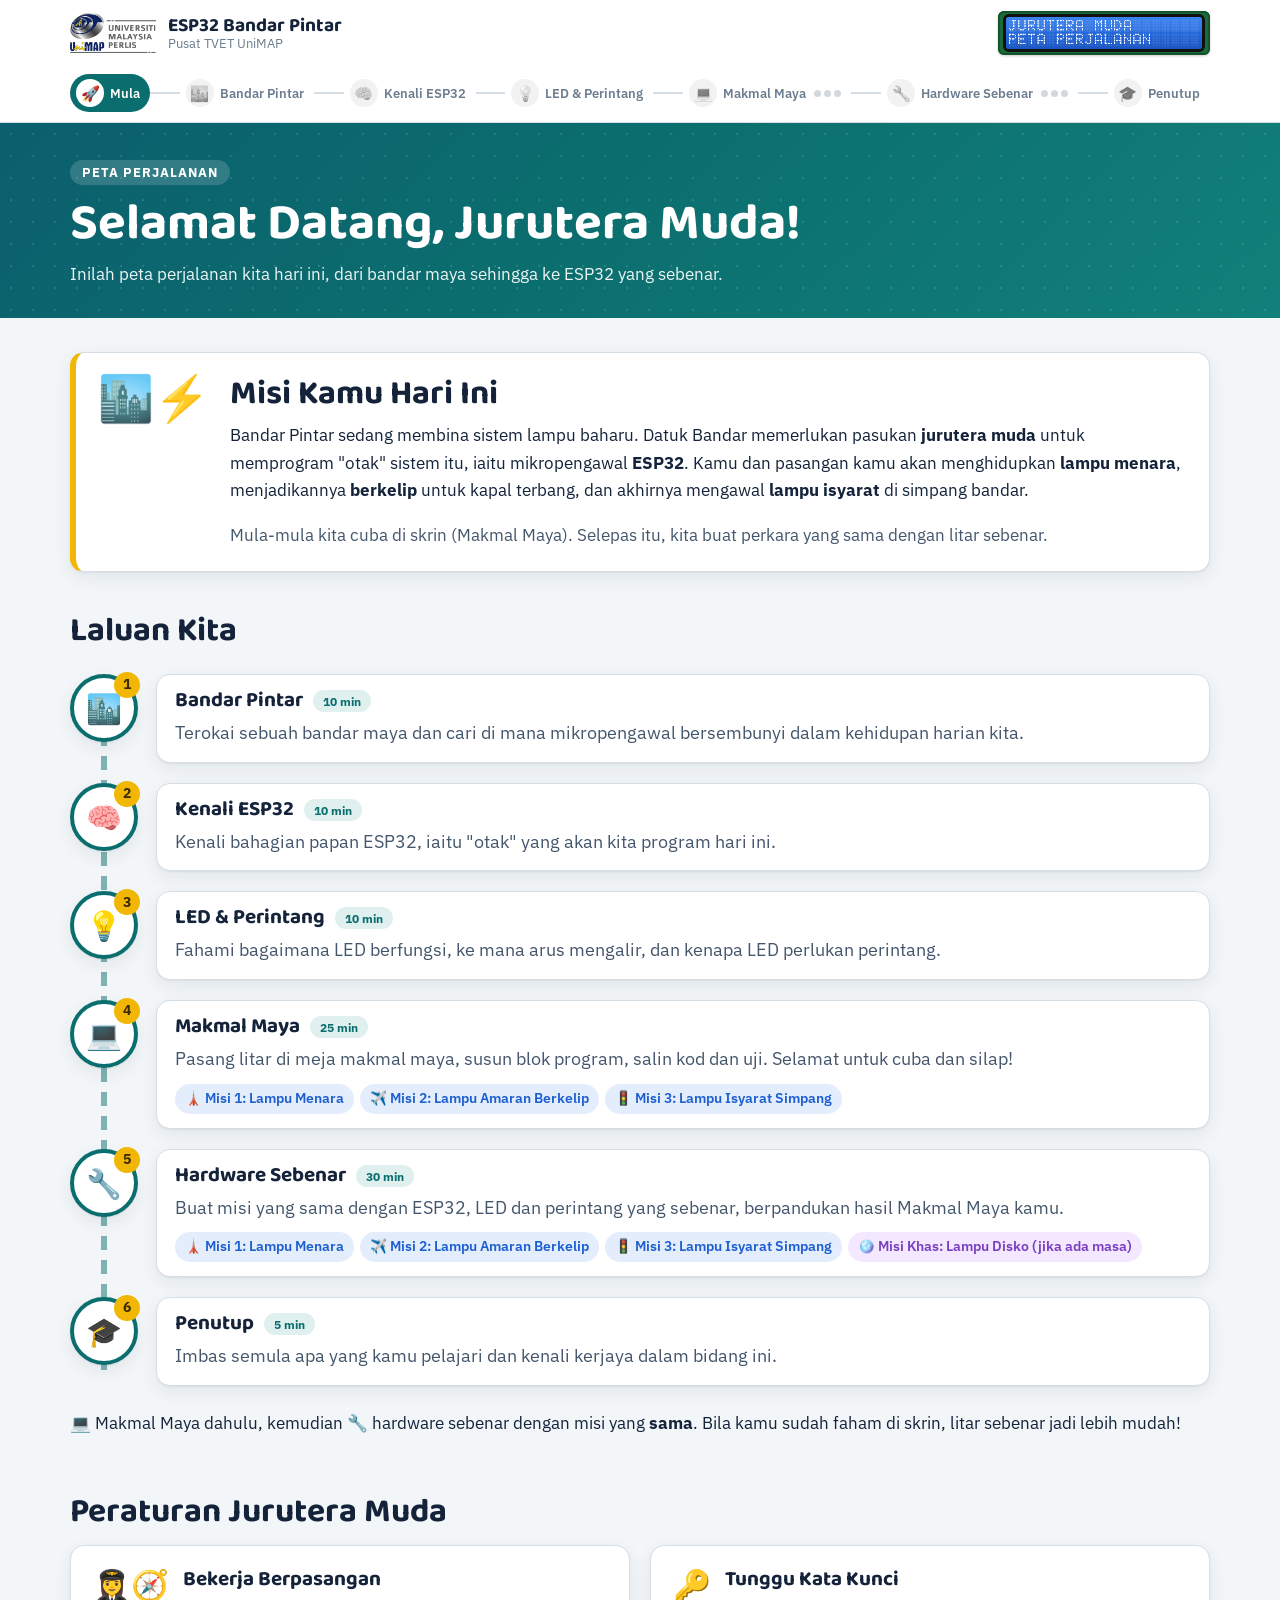
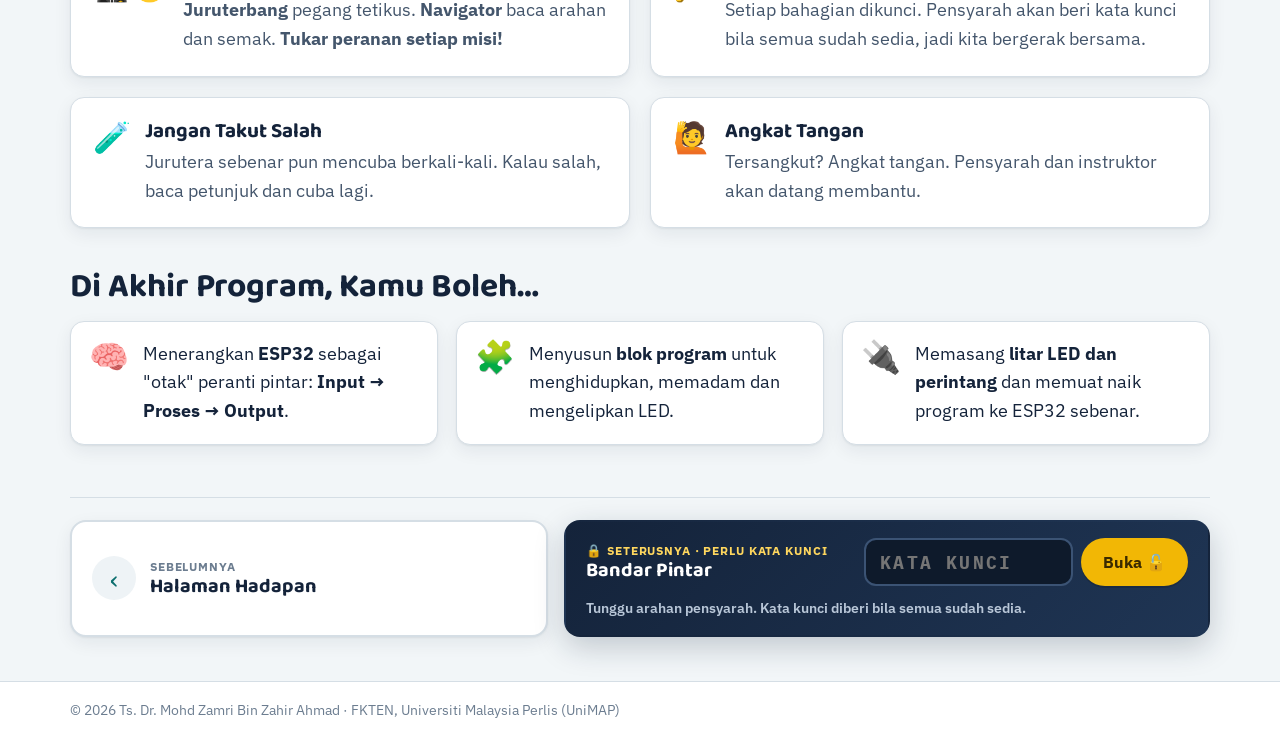
<file: maya-2.html>
<!doctype html>
<html lang="ms">
<head>
<meta charset="utf-8">
<meta name="viewport" content="width=device-width, initial-scale=1">
<title>Makmal Maya: Misi 2 · ESP32 Bandar Pintar</title>
<link rel="preconnect" href="https://fonts.googleapis.com">
<link rel="preconnect" href="https://fonts.gstatic.com" crossorigin>
<link href="https://fonts.googleapis.com/css2?family=Baloo+2:wght@600;700;800&family=IBM+Plex+Mono:wght@500;600&family=IBM+Plex+Sans:wght@400;600;700&display=swap" rel="stylesheet">
<link rel="stylesheet" href="assets/css/site.css?v=20">
<link rel="stylesheet" href="assets/css/pages.css?v=20">
<link rel="stylesheet" href="assets/css/lab.css?v=20">
<link rel="stylesheet" href="assets/css/lab2.css?v=20">

<link rel="icon" href="assets/img/icon.svg" type="image/svg+xml">
<script src="assets/js/config.js?v=20" defer></script>
<script src="assets/js/core.js?v=20" defer></script>
<script src="assets/js/lab.js?v=20" defer></script>
</head>
<body data-step="maya2">
<main id="main"></main>
<div class="wrap" id="gate"></div>
</body>
</html>
</file>
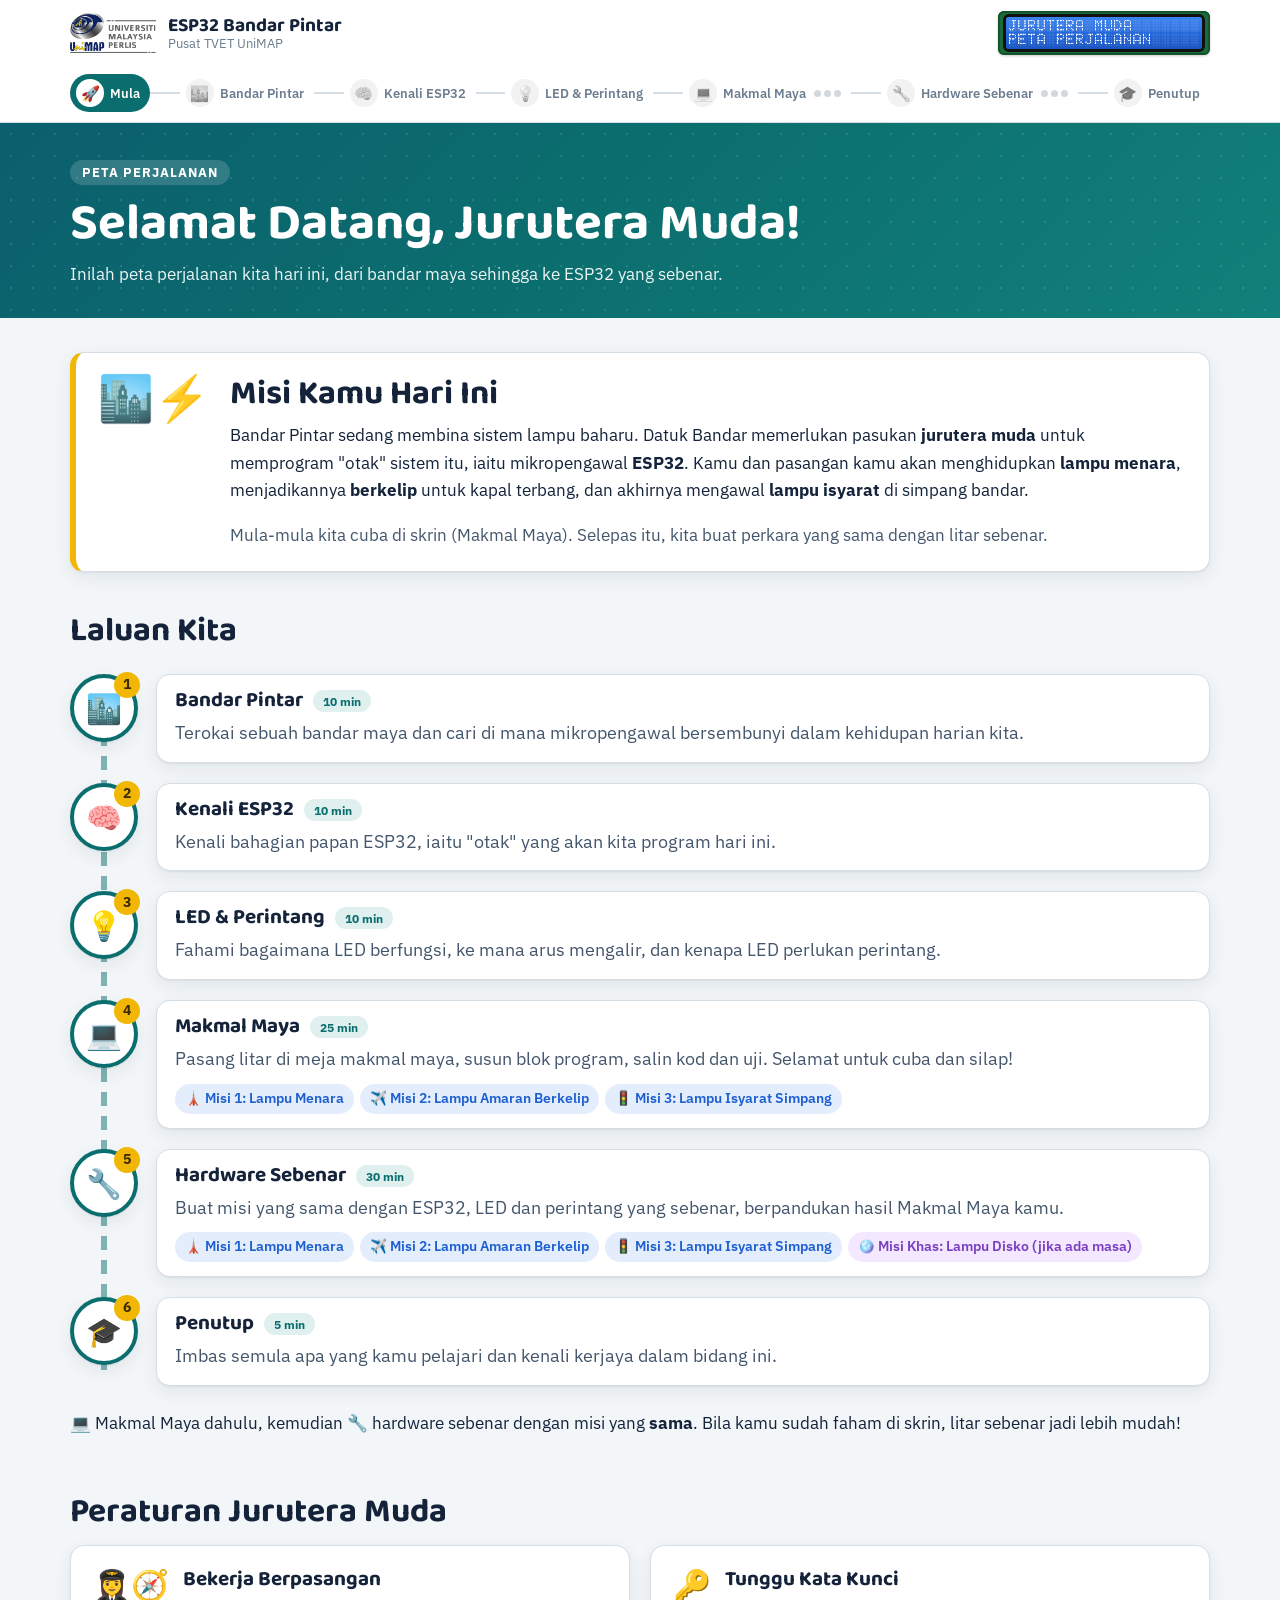
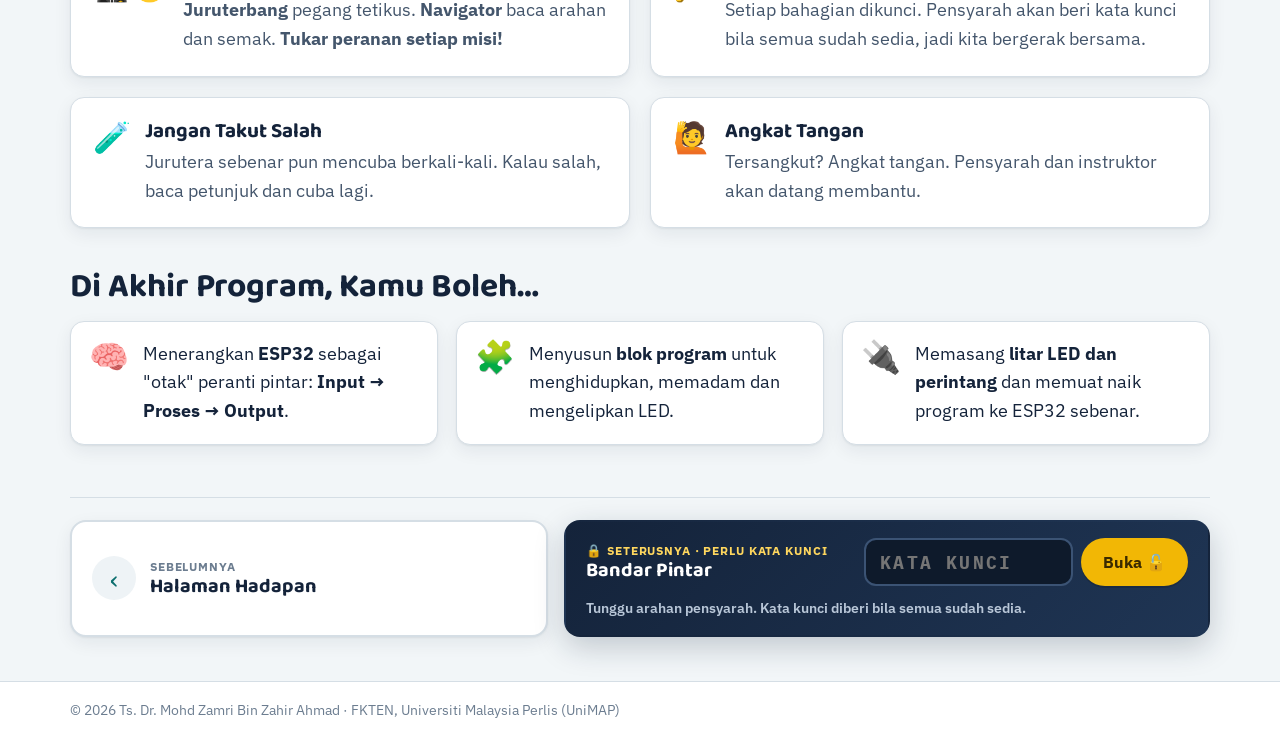
<file: maya-3.html>
<!doctype html>
<html lang="ms">
<head>
<meta charset="utf-8">
<meta name="viewport" content="width=device-width, initial-scale=1">
<title>Makmal Maya: Misi 3 · ESP32 Bandar Pintar</title>
<link rel="preconnect" href="https://fonts.googleapis.com">
<link rel="preconnect" href="https://fonts.gstatic.com" crossorigin>
<link href="https://fonts.googleapis.com/css2?family=Baloo+2:wght@600;700;800&family=IBM+Plex+Mono:wght@500;600&family=IBM+Plex+Sans:wght@400;600;700&display=swap" rel="stylesheet">
<link rel="stylesheet" href="assets/css/site.css?v=20">
<link rel="stylesheet" href="assets/css/pages.css?v=20">
<link rel="stylesheet" href="assets/css/lab.css?v=20">
<link rel="stylesheet" href="assets/css/lab2.css?v=20">

<link rel="icon" href="assets/img/icon.svg" type="image/svg+xml">
<script src="assets/js/config.js?v=20" defer></script>
<script src="assets/js/core.js?v=20" defer></script>
<script src="assets/js/lab.js?v=20" defer></script>
</head>
<body data-step="maya3">
<main id="main"></main>
<div class="wrap" id="gate"></div>
</body>
</html>
</file>
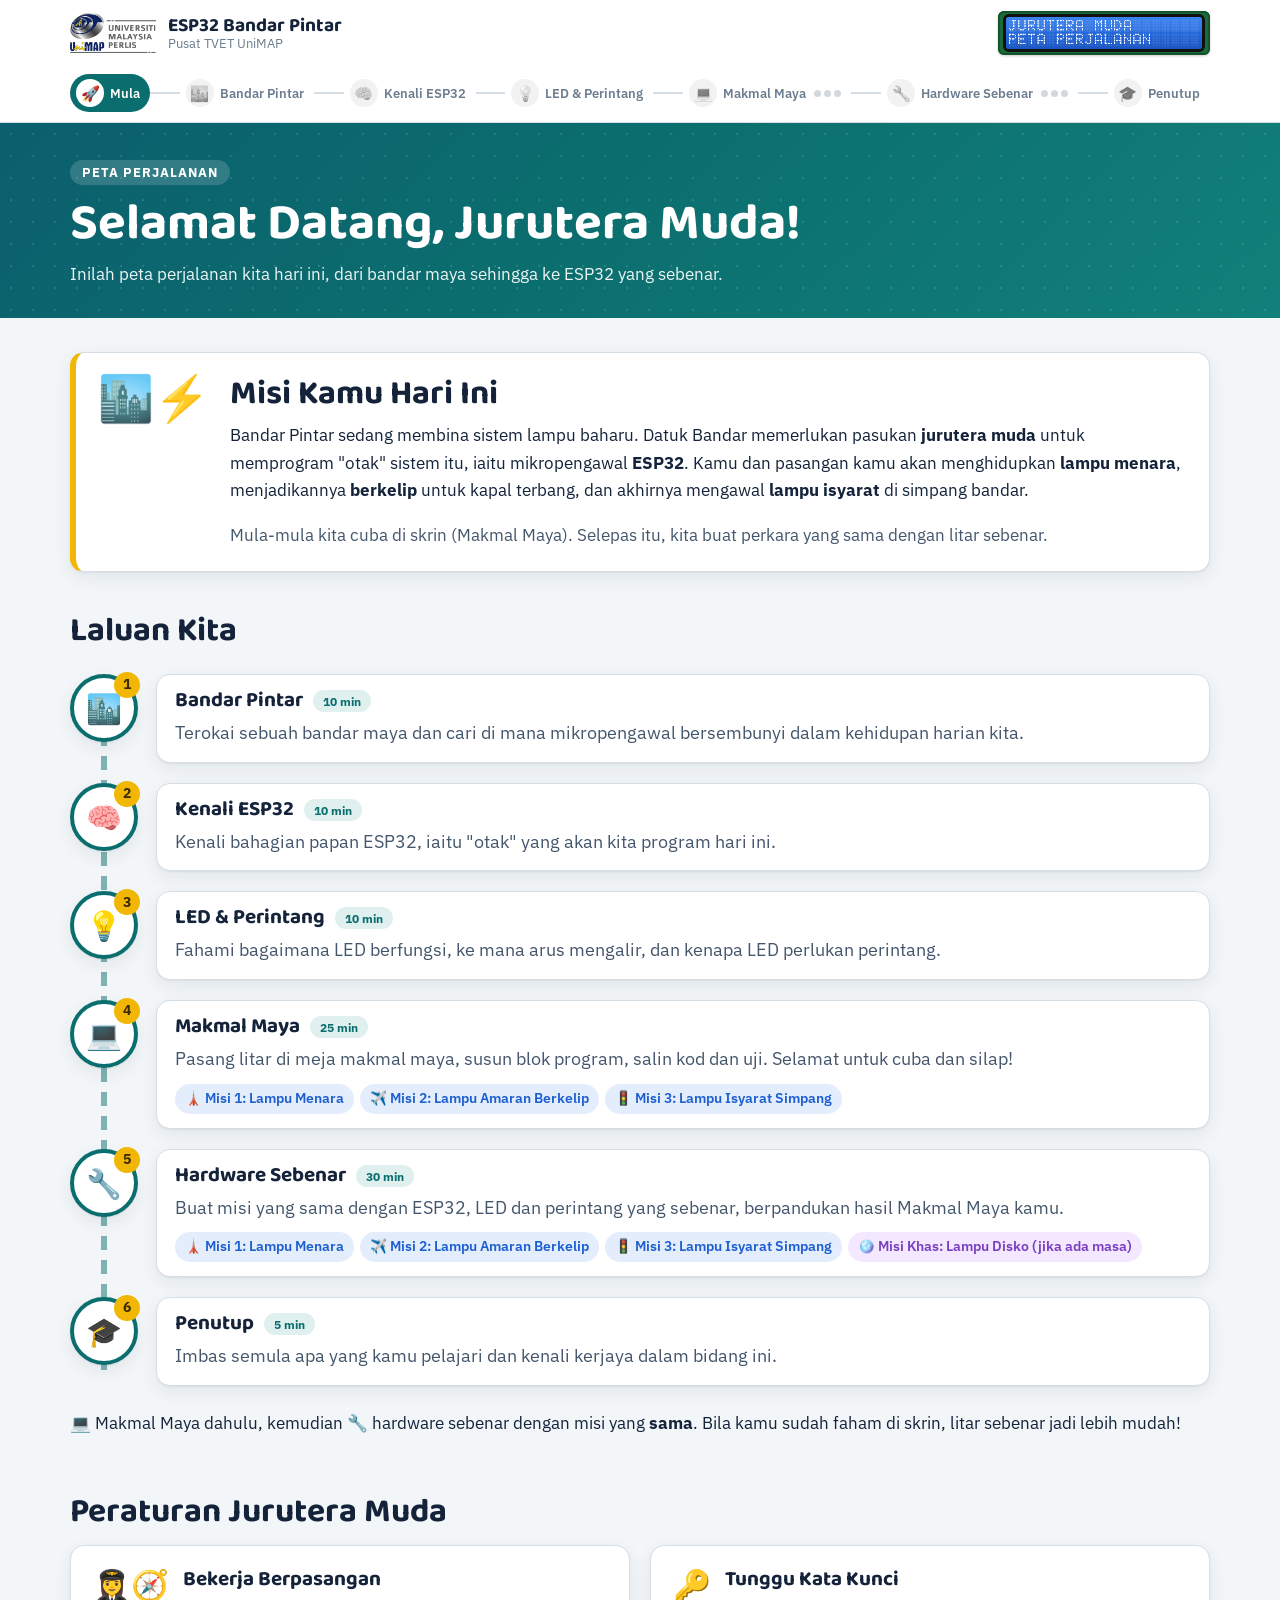
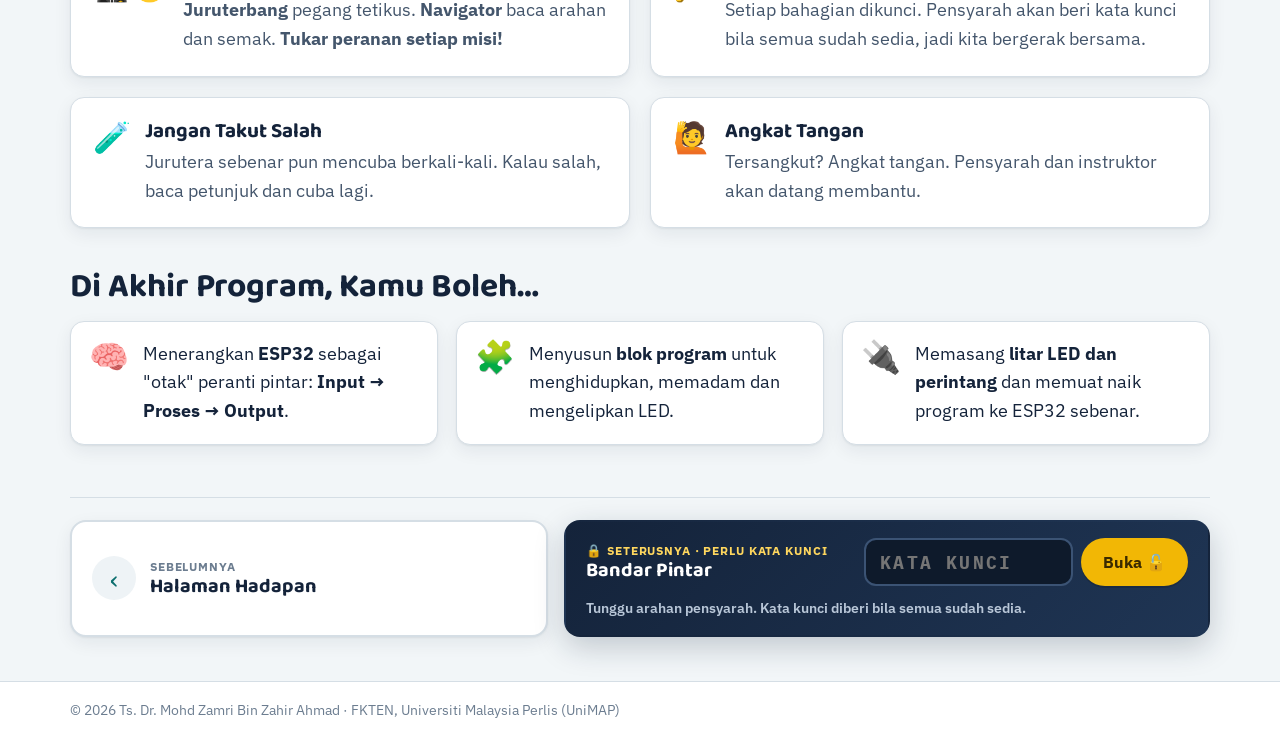
<file: penutup.html>
<!doctype html>
<html lang="ms">
<head>
<meta charset="utf-8">
<meta name="viewport" content="width=device-width, initial-scale=1">
<title>Penutup · ESP32 Bandar Pintar</title>
<link rel="preconnect" href="https://fonts.googleapis.com">
<link rel="preconnect" href="https://fonts.gstatic.com" crossorigin>
<link href="https://fonts.googleapis.com/css2?family=Baloo+2:wght@600;700;800&family=IBM+Plex+Mono:wght@500;600&family=IBM+Plex+Sans:wght@400;600;700&display=swap" rel="stylesheet">
<link rel="stylesheet" href="assets/css/site.css?v=20">
<link rel="stylesheet" href="assets/css/pages.css?v=20">

<link rel="icon" href="assets/img/icon.svg" type="image/svg+xml">
<script src="assets/js/config.js?v=20" defer></script>
<script src="assets/js/core.js?v=20" defer></script>
<script src="assets/js/end.js?v=20" defer></script>
</head>
<body data-step="penutup">
<main id="main"></main>
<div class="wrap" id="gate"></div>
</body>
</html>
</file>
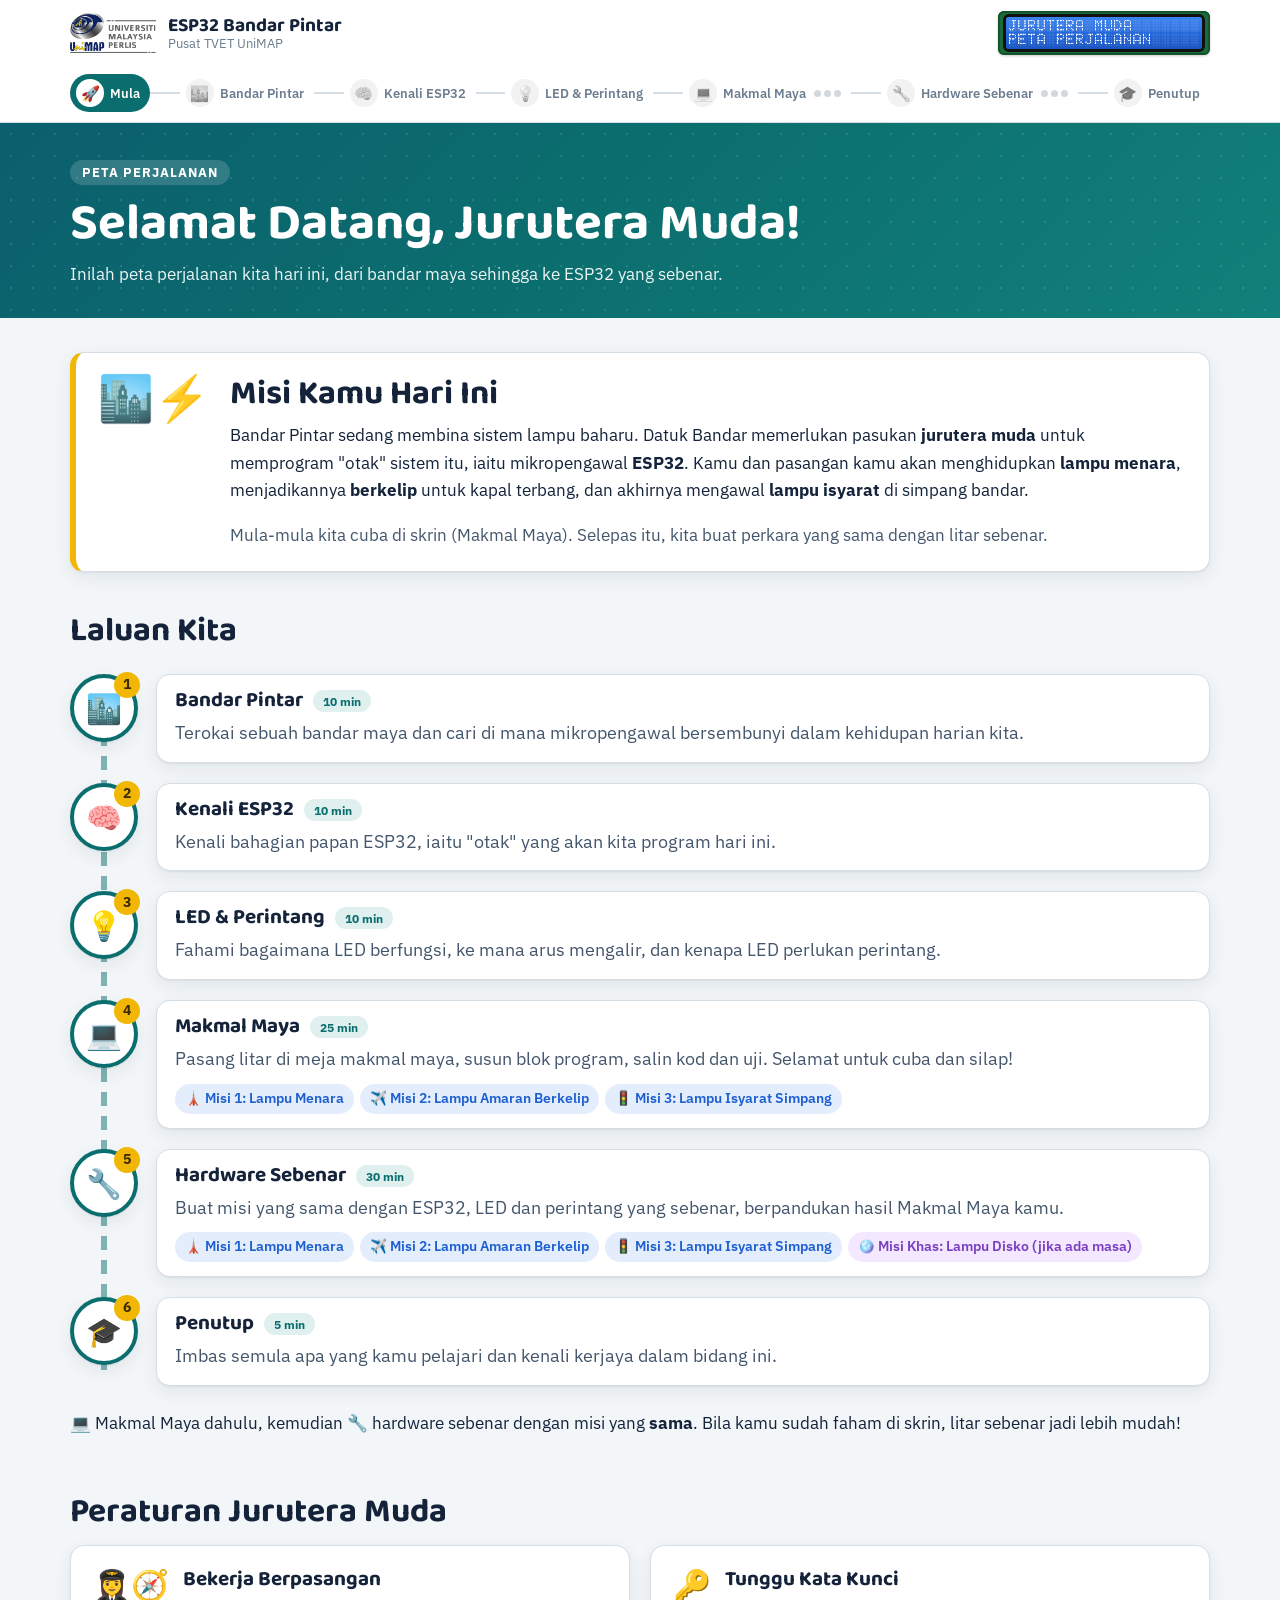
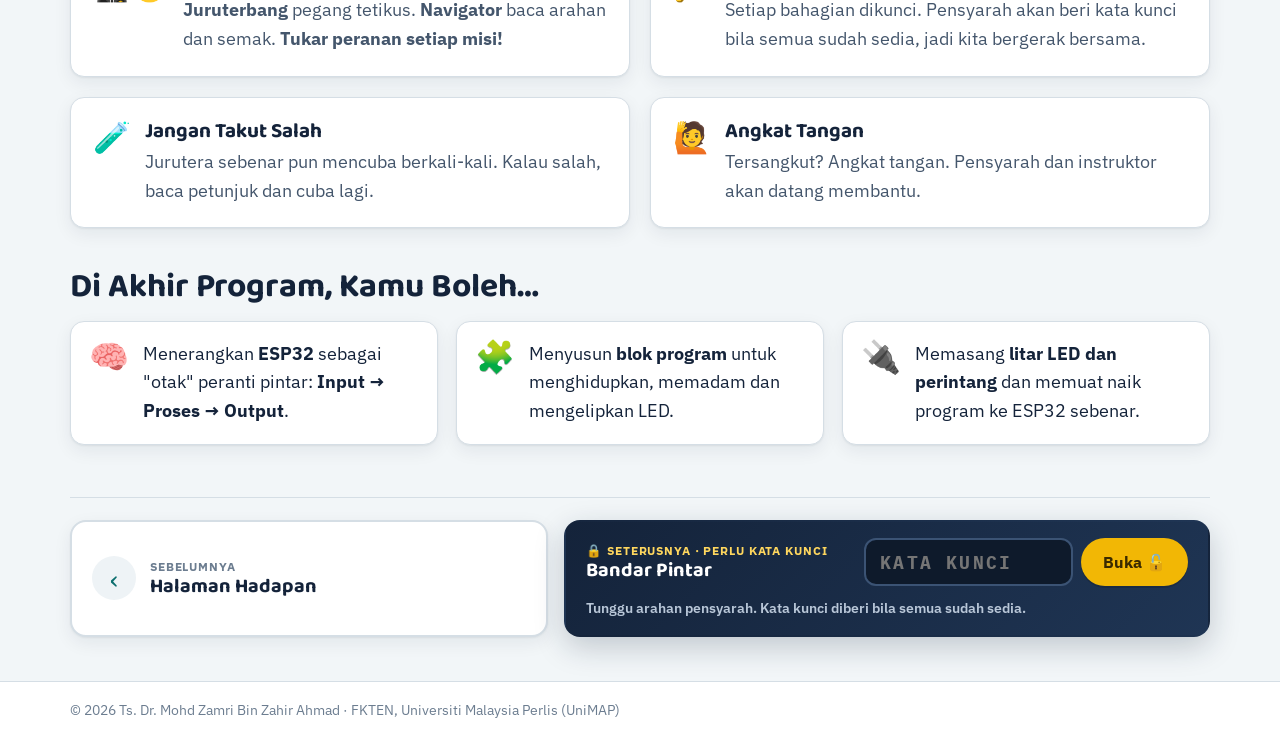
<file: perjalanan.html>
<!doctype html>
<html lang="ms">
<head>
<meta charset="utf-8">
<meta name="viewport" content="width=device-width, initial-scale=1">
<title>Peta Perjalanan · ESP32 Bandar Pintar</title>
<link rel="preconnect" href="https://fonts.googleapis.com">
<link rel="preconnect" href="https://fonts.gstatic.com" crossorigin>
<link href="https://fonts.googleapis.com/css2?family=Baloo+2:wght@600;700;800&family=IBM+Plex+Mono:wght@500;600&family=IBM+Plex+Sans:wght@400;600;700&display=swap" rel="stylesheet">
<link rel="stylesheet" href="assets/css/site.css?v=20">
<link rel="stylesheet" href="assets/css/pages.css?v=20">

<link rel="icon" href="assets/img/icon.svg" type="image/svg+xml">
<script src="assets/js/config.js?v=20" defer></script>
<script src="assets/js/core.js?v=20" defer></script>
<script src="assets/js/journey.js?v=20" defer></script>
</head>
<body data-step="perjalanan">
<main id="main"></main>
<div class="wrap" id="gate"></div>
</body>
</html>
</file>
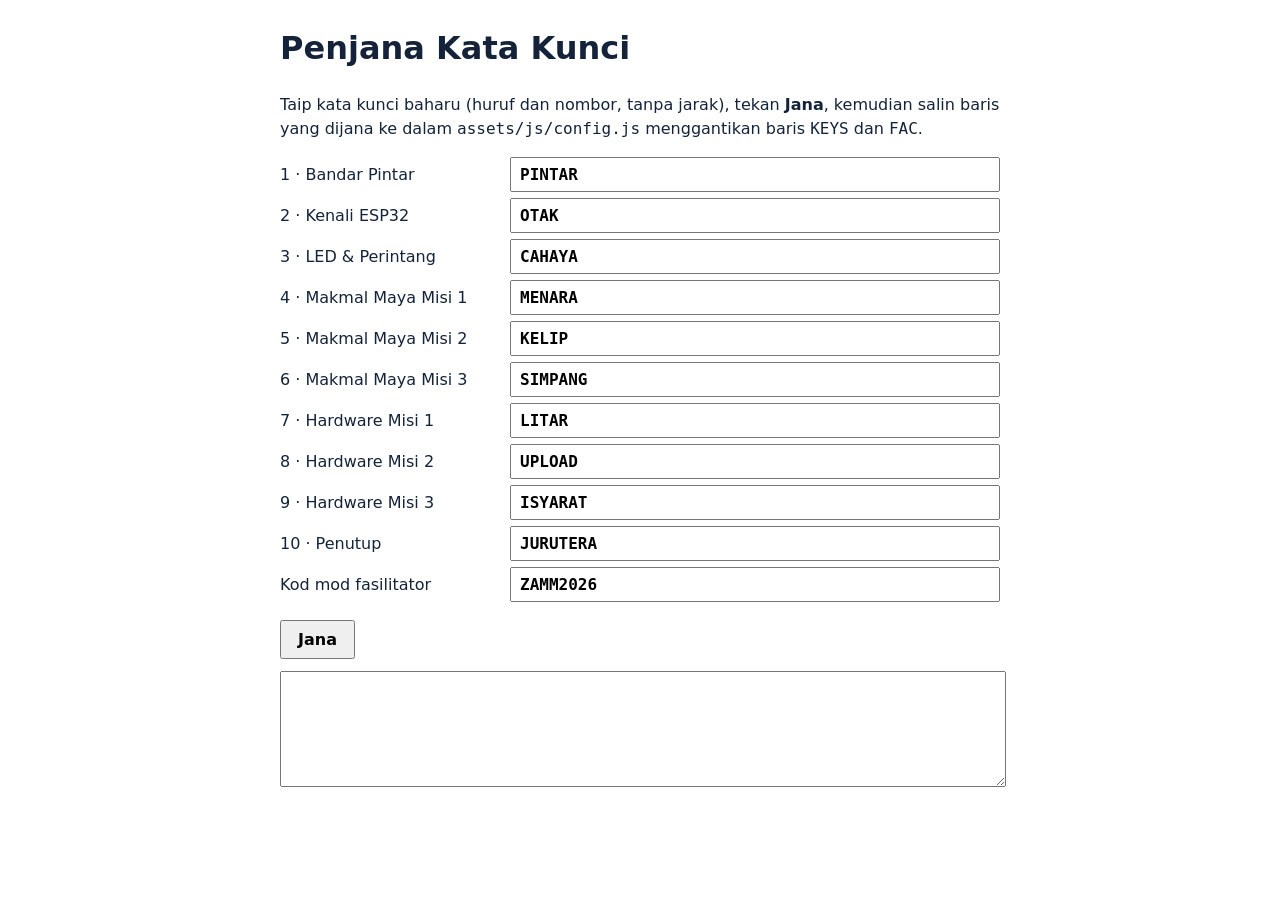
<file: tools/kunci.html>
<!doctype html>
<html lang="ms"><head><meta charset="utf-8"><meta name="viewport" content="width=device-width, initial-scale=1"><title>Penjana Kata Kunci</title>
<style>body{font:16px/1.5 system-ui,sans-serif;max-width:720px;margin:24px auto;padding:0 16px;color:#14233a}label{display:flex;gap:10px;align-items:center;margin:6px 0}label span{width:220px}input{flex:1;font:600 1rem monospace;text-transform:uppercase;padding:6px 8px}textarea{width:100%;height:110px;font:13px monospace}button{font:700 1rem system-ui;padding:8px 16px;margin:12px 0}</style></head>
<body><h1>Penjana Kata Kunci</h1>
<p>Taip kata kunci baharu (huruf dan nombor, tanpa jarak), tekan <strong>Jana</strong>, kemudian salin baris yang dijana ke dalam <code>assets/js/config.js</code> menggantikan baris <code>KEYS</code> dan <code>FAC</code>.</p>
<div id="f"></div>
<button type="button" id="go">Jana</button>
<textarea id="out" readonly></textarea>
<script>
const T=["1 · Bandar Pintar","2 · Kenali ESP32","3 · LED & Perintang","4 · Makmal Maya Misi 1","5 · Makmal Maya Misi 2","6 · Makmal Maya Misi 3","7 · Hardware Misi 1","8 · Hardware Misi 2","9 · Hardware Misi 3","10 · Penutup","Kod mod fasilitator"];
const D=["PINTAR","OTAK","CAHAYA","MENARA","KELIP","SIMPANG","LITAR","UPLOAD","ISYARAT","JURUTERA","ZAMM2026"];
document.getElementById("f").innerHTML=T.map((t,i)=>`<label><span>${t}</span><input value="${D[i]}"></label>`).join("");
document.getElementById("go").onclick=()=>{const v=[...document.querySelectorAll("input")].map(i=>i.value.toUpperCase().replace(/\s+/g,""));
document.getElementById("out").value=`  KEYS: ${JSON.stringify(v.slice(0,10).map(x=>btoa(x)))},\n  // Kod mod fasilitator (base64)\n  FAC: "${btoa(v[10])}"`;};
</script></body></html>
</file>
<file: assets/css/site.css>
/* ESP32 Bandar Pintar: gaya laman */
:root {
  --paper: #f2f6f8;
  --surface: #ffffff;
  --ink: #14233a;
  --ink-2: #44566c;
  --ink-3: #6c7d90;
  --rule: #d5dee5;
  --teal: #0b6e6e;
  --teal-2: #0f8a8a;
  --teal-soft: #dff0ef;
  --blue: #1d5fd0;
  --blue-soft: #e3edfc;
  --amber: #b07300;
  --amber-2: #f2b705;
  --amber-soft: #fdf2d6;
  --red: #c8372d;
  --green: #1f8a4c;
  --green-soft: #def3e6;
  --focus: #1a73c7;
  --r: 14px;
  --sh: 0 1px 2px rgba(20, 35, 58, .06), 0 6px 18px rgba(20, 35, 58, .07);
  --sans: "IBM Plex Sans", "Segoe UI", Roboto, Arial, sans-serif;
  --fun: "Baloo 2", "IBM Plex Sans", "Segoe UI", sans-serif;
  --mono: "IBM Plex Mono", Consolas, monospace;
  --wrap: 1180px;
  color-scheme: light;
}
*, *::before, *::after { box-sizing: border-box; }
html { -webkit-text-size-adjust: 100%; text-size-adjust: 100%; }
body { margin: 0; background: var(--paper); color: var(--ink); font: 18px/1.6 var(--sans); -webkit-font-smoothing: antialiased; min-height: 100vh; display: flex; flex-direction: column; }
main { flex: 1; }
h1, h2, h3, h4 { font-family: var(--fun); line-height: 1.15; margin: 0 0 .4em; font-weight: 700; }
h1 { font-size: clamp(2rem, 1.4rem + 2.6vw, 3.2rem); }
h2 { font-size: clamp(1.5rem, 1.2rem + 1.2vw, 2.1rem); }
h3 { font-size: 1.3rem; }
p { margin: 0 0 1em; }
a { color: var(--teal); text-underline-offset: 3px; }
:focus-visible { outline: 3px solid var(--focus); outline-offset: 2px; border-radius: 4px; }
img { max-width: 100%; height: auto; }
code { font-family: var(--mono); font-size: .9em; background: var(--teal-soft); padding: 1px 6px; border-radius: 5px; }
.wrap { max-width: var(--wrap); margin: 0 auto; padding: 0 20px; }
.sr-only { position: absolute; width: 1px; height: 1px; padding: 0; margin: -1px; overflow: hidden; clip: rect(0 0 0 0); border: 0; }
@media (max-width: 560px) { .wrap { padding: 0 16px; } body { font-size: 17px; } }

/* ---------- Butang ---------- */
.btn { display: inline-flex; align-items: center; justify-content: center; gap: 8px; font: 700 1rem var(--sans); color: #fff; background: var(--teal); border: 0; border-radius: 999px; padding: 11px 22px; cursor: pointer; text-decoration: none; transition: transform .12s, background .12s, box-shadow .12s; box-shadow: 0 2px 0 rgba(0,0,0,.15); }
.btn:hover { background: var(--teal-2); color: #fff; }
.btn:active { transform: translateY(1px); }
.btn.big { font-size: 1.12rem; padding: 14px 28px; }
.btn.amber { background: var(--amber-2); color: #3a2a00; }
.btn.amber:hover { background: #ffc62a; color: #3a2a00; }
.btn.blue { background: var(--blue); }
.btn.ghost { background: transparent; color: var(--teal); box-shadow: inset 0 0 0 2px var(--teal); }
.btn.ghost:hover { background: var(--teal-soft); color: var(--teal); }
.btn:disabled { opacity: .45; cursor: not-allowed; }
.linkish { background: none; border: 0; color: inherit; font: inherit; text-decoration: underline; cursor: pointer; padding: 0; }

/* ---------- Kepala ---------- */
.top { position: sticky; top: 0; z-index: 40; background: rgba(255,255,255,.94); -webkit-backdrop-filter: blur(8px); backdrop-filter: blur(8px); border-bottom: 1px solid var(--rule); }
.top-in { display: flex; align-items: center; gap: 16px; min-height: 66px; }
.brand { display: flex; align-items: center; gap: 12px; color: var(--ink); text-decoration: none; min-width: 0; }
.brand img { width: auto; height: 40px; cursor: default; }
.brand-t { display: flex; flex-direction: column; line-height: 1.15; min-width: 0; }
.brand-t strong { font-family: var(--fun); font-size: 1.2rem; }
.brand-t small { color: var(--ink-3); font-size: .8rem; }
.mini-lcd { margin-left: auto; padding: 6px 8px; background: #1b6b3a; border: 0; border-radius: 6px; box-shadow: inset 0 0 0 2px #14532b, 0 1px 3px rgba(0,0,0,.2); cursor: pointer; line-height: 0; flex: none; }
.mini-lcd canvas { width: 196px; height: auto; border-radius: 3px; box-shadow: 0 0 0 3px #111; }
.mini-lcd:hover { filter: brightness(1.06); }
@media (max-width: 560px) { .brand img { height: 30px; } .brand-t small { display: none; } .brand-t strong { font-size: 1rem; } .mini-lcd canvas { width: 150px; } }
@media (max-width: 380px) { .brand-t { display: none; } }

/* ---------- Peta perjalanan (jalur) ---------- */
.jb { display: flex; align-items: center; gap: 0; padding: 8px 0 10px; overflow-x: auto; scrollbar-width: none; }
.jb::-webkit-scrollbar { display: none; }
.jb-s { display: flex; align-items: center; gap: 6px; padding: 5px 10px 5px 6px; border-radius: 999px; font-size: .82rem; font-weight: 600; color: var(--ink-3); text-decoration: none; white-space: nowrap; flex: none; background: transparent; }
.jb-i { display: grid; place-items: center; width: 28px; height: 28px; border-radius: 50%; background: #e7edf1; font-size: .95rem; filter: grayscale(1); opacity: .7; }
.jb-s.done { color: var(--teal); }
.jb-s.done .jb-i { background: var(--teal-soft); filter: none; opacity: 1; }
.jb-s.now { background: var(--teal); color: #fff; }
.jb-s.now .jb-i { background: #fff; filter: none; opacity: 1; }
a.jb-s:hover { background: var(--teal-soft); }
.jb-line { flex: 1 0 14px; height: 2px; background: var(--rule); min-width: 10px; }
.jb-dots { display: inline-flex; gap: 3px; margin-left: 2px; }
.jb-dots i { width: 7px; height: 7px; border-radius: 50%; background: currentColor; opacity: .3; }
.jb-dots i.d { opacity: 1; }
.jb-dots i.n { opacity: 1; box-shadow: 0 0 0 2px rgba(255,255,255,.6); }
@media (max-width: 900px) { .jb-s:not(.now) .jb-t { display: none; } .jb-s:not(.now) { padding: 3px; } }

/* ---------- Kepala halaman ---------- */
.hero { background: linear-gradient(135deg, #0b5f6e 0%, #0b6e6e 45%, #12807a 100%); color: #fff; padding: 34px 0 30px; position: relative; overflow: hidden; }
.hero::after { content: ""; position: absolute; inset: 0; background-image: radial-gradient(rgba(255,255,255,.12) 1px, transparent 1px); background-size: 22px 22px; pointer-events: none; }
.hero .wrap { position: relative; z-index: 1; }
.hero .kick { display: inline-block; font: 700 .8rem var(--sans); letter-spacing: .08em; text-transform: uppercase; background: rgba(255,255,255,.16); padding: 4px 12px; border-radius: 999px; margin-bottom: 10px; }
.hero h1 { margin: 0 0 6px; }
.hero p { margin: 0; max-width: 62ch; opacity: .93; font-size: 1.08rem; }
.hero .hi-name { color: #ffe27a; }

.sec { padding: 34px 0; }
.sec + .sec { padding-top: 6px; }
.lead { font-size: 1.12rem; color: var(--ink-2); max-width: 70ch; }
.card { background: var(--surface); border: 1px solid var(--rule); border-radius: var(--r); box-shadow: var(--sh); padding: 22px; }
.grid2 { display: grid; grid-template-columns: 1fr 1fr; gap: 20px; }
.grid3 { display: grid; grid-template-columns: repeat(3, 1fr); gap: 18px; }
@media (max-width: 860px) { .grid2, .grid3 { grid-template-columns: 1fr; } }
.callout { border-left: 5px solid var(--amber-2); background: var(--amber-soft); padding: 14px 18px; border-radius: 0 10px 10px 0; margin: 16px 0; }
.callout.teal { border-color: var(--teal); background: var(--teal-soft); }
.callout.blue { border-color: var(--blue); background: var(--blue-soft); }
.callout strong:first-child { display: block; margin-bottom: 2px; }
.pill { display: inline-block; font: 700 .78rem var(--sans); padding: 3px 10px; border-radius: 999px; background: var(--teal-soft); color: var(--teal); }

/* ---------- Kotak kata kunci ---------- */
#gate { padding: 10px 0 40px; }
.gate { display: flex; flex-wrap: wrap; align-items: center; gap: 16px 24px; background: linear-gradient(135deg, #14233a, #1f3554); color: #fff; border-radius: 18px; padding: 22px 26px; box-shadow: 0 10px 30px rgba(20,35,58,.25); }
.gate.open { justify-content: space-between; }
.gate-txt { flex: 1 1 280px; display: flex; flex-direction: column; }
.gate-k { font-size: .82rem; letter-spacing: .06em; text-transform: uppercase; color: #ffd75e; font-weight: 700; }
.gate strong { font-family: var(--fun); font-size: 1.5rem; line-height: 1.2; }
.gate small { color: #b9c7d8; font-size: .9rem; }
.gate-in { display: flex; gap: 10px; flex: 1 1 320px; }
.gate-in input { flex: 1; min-width: 0; font: 700 1.25rem var(--mono); letter-spacing: .12em; text-transform: uppercase; padding: 12px 16px; border-radius: 12px; border: 2px solid #3b5374; background: #0e1a2b; color: #fff; }
.gate-in input:focus { border-color: #ffd75e; outline: none; }
.gate .btn { background: var(--amber-2); color: #3a2a00; }
.gate-msg { flex-basis: 100%; margin: 0; min-height: 1.4em; font-weight: 600; }
.gate-msg.bad { color: #ff9d8f; }
.gate-msg.ok { color: #8ff0b4; }
.shake { animation: shake .4s; }
@keyframes shake { 20%, 60% { transform: translateX(-8px); } 40%, 80% { transform: translateX(8px); } }

/* ---------- Dialog ---------- */
.dlg-back { position: fixed; inset: 0; z-index: 100; background: rgba(10, 20, 35, .55); display: grid; place-items: center; padding: 16px; animation: fade .15s; }
.dlg { position: relative; background: var(--surface); border-radius: 16px; padding: 26px; width: min(460px, 100%); max-height: calc(100vh - 32px); overflow: auto; box-shadow: 0 20px 60px rgba(0,0,0,.3); }
.dlg.wide { width: min(720px, 100%); }
.dlg-x { position: absolute; top: 10px; right: 10px; width: 36px; height: 36px; border-radius: 50%; border: 0; background: #eef2f5; cursor: pointer; font-size: 1rem; }
.dlg h2 { padding-right: 40px; }
.dlg h3 { margin-top: 18px; font-size: 1.1rem; }
@keyframes fade { from { opacity: 0; } }
.names label { display: block; font-weight: 600; margin-bottom: 12px; }
.names input { display: block; width: 100%; margin-top: 4px; font: 600 1.1rem var(--sans); text-transform: uppercase; padding: 10px 12px; border: 2px solid var(--rule); border-radius: 10px; }
.names input:focus { border-color: var(--teal); outline: none; }
.err { color: var(--red); font-weight: 600; min-height: 1.2em; margin: 0 0 10px; }
.tbl-wrap { overflow-x: auto; }
.tbl { width: 100%; border-collapse: collapse; font-size: .95rem; }
.tbl th, .tbl td { text-align: left; padding: 7px 10px; border-bottom: 1px solid var(--rule); }
.tbl th { background: #f1f5f8; font-size: .85rem; }
.seg { display: inline-flex; border: 2px solid var(--teal); border-radius: 999px; overflow: hidden; flex-wrap: wrap; }
.seg button { border: 0; background: transparent; padding: 8px 16px; font: 700 .92rem var(--sans); color: var(--teal); cursor: pointer; }
.seg button.on { background: var(--teal); color: #fff; }
.fac-act { display: flex; flex-wrap: wrap; gap: 10px; }

/* ---------- Kuiz ---------- */
.qz { background: var(--surface); border: 1px solid var(--rule); border-radius: 12px; padding: 16px 18px; margin-bottom: 12px; }
.qz.ok { border-color: #9bd8b3; background: #f5fbf7; }
.qz-q { font-weight: 600; margin-bottom: 10px; display: flex; gap: 10px; }
.qz-n { flex: none; display: grid; place-items: center; width: 28px; height: 28px; border-radius: 50%; background: var(--teal); color: #fff; font-size: .9rem; }
.qz-o { display: flex; flex-wrap: wrap; gap: 8px; }
.qz-o button { font: 600 1rem var(--sans); padding: 9px 16px; border-radius: 10px; border: 2px solid var(--rule); background: #fff; cursor: pointer; color: var(--ink); }
.qz-o button:hover { border-color: var(--teal); }
.qz-o button.right { border-color: var(--green); background: var(--green-soft); }
.qz-o button.wrong { border-color: #e5a29a; background: #fdeceb; text-decoration: line-through; }
.qz-why { margin: 10px 0 0; color: var(--ink-2); font-size: .95rem; }
.qz-sum { font-weight: 700; color: var(--green); }

/* ---------- Kaki ---------- */
.foot { border-top: 1px solid var(--rule); color: var(--ink-3); font-size: .85rem; padding: 18px 0; background: #fff; }

/* ---------- ESP32 (SVG) ---------- */
svg text { font-family: var(--sans); }
.dk-pcb { fill: #1c2a36; stroke: #0c141b; stroke-width: 2; }
.dk-can { fill: #b8c2cb; stroke: #7d8a96; stroke-width: 1.5; }
.dk-can-t { fill: #1c2a36; font: 600 13px var(--sans); }
.dk-can-s { fill: #3b4a57; font: 10.5px var(--sans); }
.dk-ant { fill: none; stroke: #d9b45f; stroke-width: 3; }
.dk-usb { fill: #aeb8c1; stroke: #6d7a86; }
.dk-chip { fill: #0e1419; }
.dk-btnb { fill: #d7dde2; }
.dk-btnc { fill: #2b3640; stroke: #11181f; stroke-width: 2; }
.dk-btnc.down { fill: var(--amber-2); }
.dk-t { fill: #e6edf3; font: 600 10px var(--sans); }
.dk-led.red { fill: #5a2320; transition: fill .15s; }
.dk-led.red.on { fill: #ff4a3d; filter: drop-shadow(0 0 5px #ff4a3d); }
.dk-led.blue { fill: #1d2c4a; transition: fill .1s; }
.dk-led.blue.on { fill: #4ea3ff; filter: drop-shadow(0 0 8px #4ea3ff); }
.dk-pin { fill: #d9b45f; stroke: #8a6a1f; }
.dk-pin.hi { fill: var(--amber-2); stroke: #fff; stroke-width: 1.5; }
.dk-pl { fill: #c9d4dd; font: 7px var(--sans); }
.dk-pl.hi { fill: #ffd27a; font-weight: 700; font-size: 8.5px; }

/* ---------- Konfeti ---------- */
.confetti { position: fixed; inset: 0; pointer-events: none; z-index: 200; }

@media (prefers-reduced-motion: reduce) { *, *::before, *::after { animation-duration: .01ms !important; animation-iteration-count: 1 !important; transition-duration: .01ms !important; } }
.gate-in input { width: 100%; }
.gate-in, .gate-txt { min-width: 0; }
@media (max-width: 560px) {
  .gate { padding: 18px; }
  .gate-in { flex: 1 1 100%; flex-direction: column; }
  .gate strong { font-size: 1.25rem; }
}
.gnote { margin-top: 14px; background: var(--green-soft); border: 2px solid #9bd8b3; border-radius: 12px; padding: 12px 14px; }
.gnote p { margin: 0 0 8px; }
.gate-prev { display: inline-flex; align-items: center; gap: 6px; margin: 0 0 10px; padding: 8px 16px; border-radius: 999px; background: #fff; border: 2px solid var(--rule); color: var(--ink-2); text-decoration: none; font-weight: 600; font-size: .95rem; }
.gate-prev:hover { border-color: var(--teal); color: var(--teal); }
.gate-prev span { font-size: 1.3rem; line-height: 1; }

[hidden] { display: none !important; }
#gate { width: 100%; }
.seg { flex-wrap: nowrap; }
.seg button { white-space: nowrap; }
@media (max-width: 560px) { .seg button { padding: 7px 10px; font-size: .82rem; } }

/* ---------- Bar halaman (Sebelumnya | Seterusnya) dalam satu baris ---------- */
#gate { padding: 18px 20px 44px; }
.pager { display: grid; grid-template-columns: minmax(0, 1fr) minmax(0, 1.35fr); gap: 16px; align-items: stretch; border-top: 1px solid var(--rule); padding-top: 22px; }
.pager.last { grid-template-columns: minmax(0, 1fr) minmax(0, 1.35fr); }
.pg { display: flex; align-items: center; gap: 14px; min-width: 0; border-radius: 16px; padding: 16px 20px; text-decoration: none; color: var(--ink); background: var(--surface); border: 2px solid var(--rule); box-shadow: var(--sh); transition: border-color .15s, transform .15s, box-shadow .15s; }
.pg-none { visibility: hidden; }
.pg-tx { display: flex; flex-direction: column; min-width: 0; flex: 1; }
.pg-k { font: 700 .78rem var(--sans); letter-spacing: .07em; text-transform: uppercase; color: var(--ink-3); }
.pg strong { font-family: var(--fun); font-size: 1.25rem; line-height: 1.2; overflow-wrap: break-word; }
.pg-arr { flex: none; display: grid; place-items: center; width: 44px; height: 44px; border-radius: 50%; font-size: 1.7rem; line-height: 1; background: #eef3f6; color: var(--teal); transition: transform .15s; }
a.pg-prev:hover { border-color: var(--teal); }
a.pg-prev:hover .pg-arr { transform: translateX(-3px); }
.pg-next { justify-content: flex-end; text-align: right; background: linear-gradient(135deg, var(--teal), #12807a); border-color: transparent; color: #fff; }
.pg-next .pg-k { color: #bfe9e4; }
.pg-next .pg-arr { background: #fff; color: var(--teal); }
.pg-next:hover { transform: translateY(-2px); box-shadow: 0 10px 24px rgba(11,110,110,.3); color: #fff; }
.pg-next:hover .pg-arr { transform: translateX(3px); }
.pg-lock { flex-wrap: wrap; gap: 10px 14px; background: linear-gradient(135deg, #14233a, #1f3554); border-color: transparent; color: #fff; box-shadow: 0 10px 30px rgba(20,35,58,.22); }
.pg-lock .pg-k { color: #ffd75e; }
.pg-lock .pg-tx { flex: 1 1 200px; }
.pg-lock .gate-in { display: flex; gap: 8px; flex: 1 1 260px; min-width: 0; }
.pg-lock .gate-in input { flex: 1; min-width: 0; width: 100%; font: 700 1.15rem var(--mono); letter-spacing: .12em; text-transform: uppercase; padding: 10px 14px; border-radius: 12px; border: 2px solid #3b5374; background: #0e1a2b; color: #fff; }
.pg-lock .gate-in input:focus { border-color: #ffd75e; outline: none; }
.pg-lock .btn { background: var(--amber-2); color: #3a2a00; flex: none; }
.pg-lock .gate-msg { flex-basis: 100%; margin: 0; font-size: .9rem; font-weight: 600; color: #b9c7d8; min-height: 1.3em; }
.pg-lock .gate-msg.bad { color: #ff9d8f; }
.pg-lock .gate-msg.ok { color: #8ff0b4; }
@media (max-width: 760px) {
  .pager, .pager.last { grid-template-columns: 1fr; gap: 10px; }
  .pager .pg-prev { order: 2; padding: 10px 14px; box-shadow: none; }
  .pager .pg-prev strong { font-size: 1.02rem; }
  .pager .pg-prev .pg-arr { width: 34px; height: 34px; font-size: 1.3rem; }
  .pg-none { display: none; }
  .pg-lock .gate-in { flex-basis: 100%; }
}

/* ---------- Lebar teks: isi kad, mudah dibaca ---------- */
.lead { max-width: none; }
.hero p { max-width: none; }

/* ================= Kuiz: semak semua, ulang semula ================= */
.qz-o button.pick { border-color: var(--teal); background: var(--teal-soft); box-shadow: 0 0 0 2px var(--teal-soft); }
.qz-o button[disabled] { cursor: default; opacity: 1; }
.qz.good { border-color: #9bd8b3; }
.qz.bad { border-color: #e5a29a; background: #fff7f6; }
.qz-why.bad { color: #b3261e; font-weight: 600; }
.qz-bar { display: flex; flex-wrap: wrap; align-items: center; gap: 12px; margin-top: 6px; padding: 14px 16px; border-radius: 12px; background: var(--surface); border: 1px dashed var(--rule); }
.qz-cnt { font-weight: 600; color: var(--ink-2); }
.qz-cnt.bad { color: #b3261e; }
.qz.shake { animation: shake .45s; }
/* Popup: halaman belum siap */
.blk { text-align: center; }
.blk-i { display: inline-grid; place-items: center; width: 74px; height: 74px; border-radius: 50%; background: #fff1d1; font-size: 2.3rem; margin-bottom: 8px; animation: blkPop .45s cubic-bezier(.3,1.6,.5,1); }
.blk p { margin: 0 0 16px; }
@keyframes blkPop { from { transform: scale(.4); opacity: 0; } to { transform: none; opacity: 1; } }
.flash { animation: flashRing 1.6s ease-out; border-radius: 14px; }
@keyframes flashRing { 0%, 60% { box-shadow: 0 0 0 4px #ffb020, 0 0 24px #ffb020; } 100% { box-shadow: 0 0 0 0 transparent; } }
@media (prefers-reduced-motion: reduce) { .blk-i, .flash, .qz.shake { animation: none; } }
.blk h2 { padding: 0 30px; }

/* ================= Mod Projektor ================= */
html.proj body > :is(header, main, #gate, footer) { zoom: var(--pz, 1); }
html.proj .dlg { zoom: var(--pz, 1); max-height: calc((100vh - 32px) / var(--pz, 1)); }
.projbar { position: fixed; left: 14px; bottom: 14px; z-index: 900; display: flex; align-items: flex-end; gap: 8px; font-size: 15px; }
.pj-tog { display: inline-flex; align-items: center; gap: 6px; border: 0; border-radius: 999px; padding: 8px 14px; background: #14213d; color: #fff; font: 700 .9rem var(--sans); cursor: pointer; box-shadow: 0 4px 14px rgba(0,0,0,.25); opacity: .55; transition: opacity .15s; }
.pj-tog:hover, .pj-tog:focus-visible, .projbar.open .pj-tog { opacity: 1; }
.pj-pan { display: flex; flex-direction: column; gap: 8px; background: var(--surface); border: 1px solid var(--rule); border-radius: 14px; padding: 12px 14px; box-shadow: 0 10px 30px rgba(0,0,0,.2); animation: fade .2s; }
.pj-pan small { color: var(--ink-2); }
.pj-tip { color: var(--ink-3) !important; }
.pj-pan kbd, .small-mut kbd { font: 600 .8rem var(--mono); border: 1px solid var(--rule); border-bottom-width: 2px; border-radius: 5px; padding: 0 5px; }
@media print { .projbar { display: none; } }
</file>
<file: assets/css/pages.css>
/* ESP32 Bandar Pintar: gaya setiap halaman */

/* ================= Halaman hadapan ================= */
.cover { background: radial-gradient(1200px 500px at 50% -10%, #1f3d63 0%, #10203a 55%, #0b1628 100%); color: #fff; padding: 26px 0 30px; position: relative; overflow: hidden; }
.cover::before { content: ""; position: absolute; inset: 0; background-image: linear-gradient(rgba(255,255,255,.04) 1px, transparent 1px), linear-gradient(90deg, rgba(255,255,255,.04) 1px, transparent 1px); background-size: 32px 32px; pointer-events: none; }
.cover .wrap { position: relative; }
.cover-kick { text-align: center; margin: 0 0 8px; font-weight: 700; letter-spacing: .06em; text-transform: uppercase; font-size: .85rem; color: #ffd75e; }
.lcd-scene { max-width: 980px; margin: 0 auto; }
.lcd-scene svg { width: 100%; height: auto; display: block; }
.lcd-pcb { fill: #1d7a43; stroke: #145a30; stroke-width: 3; }
.lcd-hole { fill: #0e1b2e; stroke: #c9b26a; stroke-width: 4; }
.lcd-bezel { fill: #0b0b0b; }
.lcd-glass { width: 100%; height: 100%; line-height: 0; }
.lcd-glass canvas { width: 100%; height: 100%; display: block; border-radius: 3px; }
.lcd-bp { fill: #23436f; }
.hdr { fill: #d9b45f; stroke: #8a6a1f; }
.hdr-t { fill: #e9f1f8; font: 700 11px var(--sans); }
.scene-lab { fill: #b9c9dc; font: 700 15px var(--sans); }
.wire { fill: none; stroke: #6f7d8c; stroke-width: 6; stroke-linecap: round; stroke-linejoin: round; transition: stroke .3s; }
.wire.live { stroke-dasharray: 14 10; animation: flow 1s linear infinite; }
@keyframes flow { to { stroke-dashoffset: -24; } }
.cover-ctl { display: flex; flex-direction: column; align-items: center; gap: 8px; margin-top: 10px; }
.pwr-btn { display: inline-flex; align-items: center; gap: 12px; font: 800 1.25rem var(--fun); padding: 12px 30px 12px 14px; border-radius: 999px; border: 0; cursor: pointer; background: #e8eef4; color: #14233a; box-shadow: 0 4px 0 #9fb0c2, 0 10px 24px rgba(0,0,0,.3); transition: transform .1s, box-shadow .1s, background .2s; }
.pwr-btn:active { transform: translateY(3px); box-shadow: 0 1px 0 #9fb0c2; }
.pwr-ico { display: grid; place-items: center; width: 44px; height: 44px; border-radius: 50%; background: #c8372d; color: #fff; font-size: 1.4rem; }
.pwr-btn.on { background: #ffd75e; box-shadow: 0 4px 0 #b88f00, 0 0 30px rgba(255,215,94,.45); }
.pwr-btn.on .pwr-ico { background: #1f8a4c; }
.pwr-btn:not(.on) { animation: pulse 1.8s ease-in-out infinite; }
@keyframes pulse { 50% { box-shadow: 0 4px 0 #9fb0c2, 0 0 0 10px rgba(255,255,255,.12); } }
.cover-hint { margin: 0; color: #b9c9dc; text-align: center; min-height: 1.6em; }
.name-card { max-width: 860px; margin: 18px auto 0; background: rgba(255,255,255,.07); border: 1px solid rgba(255,255,255,.16); border-radius: 18px; padding: 20px 22px; text-align: center; animation: fade .3s; }
.name-card h2 { color: #ffd75e; margin-bottom: 2px; }
.name-card p { color: #c6d4e3; margin-bottom: 12px; }
.name-row { display: flex; align-items: flex-end; justify-content: center; gap: 12px; flex-wrap: wrap; }
.name-row label { display: flex; flex-direction: column; text-align: left; gap: 4px; font-weight: 600; font-size: .9rem; color: #c6d4e3; }
.name-row input { font: 700 1.3rem var(--mono); letter-spacing: .06em; text-transform: uppercase; width: 190px; padding: 10px 14px; border-radius: 12px; border: 2px solid #3b5374; background: #0e1a2b; color: #fff; }
.name-row input:focus { border-color: #ffd75e; outline: none; }
.name-row .amp { font: 800 1.8rem var(--fun); color: #ffd75e; padding-bottom: 6px; }
.name-card .err { color: #ff9d8f; margin: 8px 0 0; }
.info { margin: 0; }
.ir { display: grid; grid-template-columns: 100px 1fr; gap: 10px; padding: 8px 0; border-bottom: 1px dashed var(--rule); }
.ir:last-child { border-bottom: 0; }
.ir dt { font-weight: 700; color: var(--ink-3); font-size: .92rem; }
.ir dd { margin: 0; font-weight: 600; }
.person { display: flex; gap: 14px; align-items: center; padding: 10px 0; }
.person img { width: 72px; height: 72px; border-radius: 50%; object-fit: cover; flex: none; box-shadow: 0 0 0 3px var(--teal-soft); }
.person strong { display: block; line-height: 1.3; }
.person span { display: block; font-size: .9rem; color: var(--ink-2); }
.person .fac { color: var(--ink-3); font-size: .85rem; }
.team-card .mt { margin-top: 14px; }
.cover-info { align-items: stretch; }
.cover-info > .card { display: flex; flex-direction: column; }
.team-mini { list-style: none; margin: 6px 0 0; padding: 0; display: grid; grid-template-columns: repeat(3, 1fr); gap: 10px; flex: 1; }
.tm { display: flex; flex-direction: column; align-items: center; text-align: center; gap: 3px; padding: 14px 8px 12px; border: 1px solid var(--rule); border-radius: 14px; background: var(--paper); }
.tm img { width: 84px; height: 84px; border-radius: 50%; object-fit: cover; box-shadow: 0 0 0 3px var(--teal-soft); margin-bottom: 4px; }
.tm strong { font-size: .92rem; line-height: 1.3; }
.tm-role { font: 700 .72rem var(--sans, inherit); letter-spacing: .05em; text-transform: uppercase; color: #fff; background: var(--teal, #0f8b8d); border-radius: 99px; padding: 2px 10px; }
.tm-role.f { background: var(--amber, #e09a1a); color: #1d1d1d; }
.tm-j { font-size: .78rem; color: var(--ink-2); line-height: 1.35; }
.tm-f { font-size: .76rem; font-weight: 700; color: var(--ink-3); }
@media (max-width: 560px) {
  .team-mini { grid-template-columns: 1fr; }
  .tm { display: grid; grid-template-columns: 60px 1fr; column-gap: 12px; text-align: left; align-items: center; }
  .tm img { width: 60px; height: 60px; margin: 0; grid-row: span 4; }
  .tm-role { justify-self: start; }
}
@media (max-width: 560px) {
  .name-row input { width: 100%; }
  .name-row label { flex: 1 1 100%; }
  .name-row .amp { display: none; }
  .ir { grid-template-columns: 1fr; gap: 0; }
}

/* ================= Peta perjalanan ================= */
.goals .goal { background: var(--surface); border: 1px solid var(--rule); border-radius: var(--r); padding: 18px; display: flex; gap: 14px; align-items: flex-start; box-shadow: var(--sh); }
.goal p { margin: 0; }
.goal-i { font-size: 2rem; line-height: 1; }
.road { list-style: none; margin: 0; padding: 0; position: relative; }
.road::before { content: ""; position: absolute; left: 31px; top: 20px; bottom: 20px; width: 6px; border-radius: 3px; background: repeating-linear-gradient(var(--teal) 0 14px, transparent 14px 24px); opacity: .5; }
.stop { position: relative; display: flex; gap: 18px; padding: 10px 0; animation: rise .5s both; animation-delay: calc(var(--i) * 90ms); }
@keyframes rise { from { opacity: 0; transform: translateY(12px); } }
.stop-n { position: relative; flex: none; width: 68px; height: 68px; border-radius: 50%; background: #fff; border: 4px solid var(--teal); display: grid; place-items: center; font-size: 1.8rem; box-shadow: var(--sh); }
.stop-n b { position: absolute; top: -6px; right: -6px; width: 26px; height: 26px; border-radius: 50%; background: var(--amber-2); color: #3a2a00; font-size: .85rem; display: grid; place-items: center; }
.stop-b { flex: 1; background: var(--surface); border: 1px solid var(--rule); border-radius: var(--r); padding: 14px 18px; box-shadow: var(--sh); }
.stop-h { display: flex; align-items: center; gap: 10px; flex-wrap: wrap; }
.stop-h h3 { margin: 0; }
.stop-b p { margin: 6px 0 0; color: var(--ink-2); }
.stop-m { display: flex; flex-wrap: wrap; gap: 6px; margin-top: 10px; }
.mchip { font-size: .85rem; font-weight: 600; background: var(--blue-soft); color: var(--blue); padding: 4px 10px; border-radius: 999px; }
.road-note { margin-top: 14px; font-size: 1.05rem; }
.rule { display: flex; gap: 14px; align-items: flex-start; }
.rule-i { font-size: 1.9rem; line-height: 1.1; flex: none; }
.rule h3 { margin-bottom: 4px; }
.rule p { margin: 0; color: var(--ink-2); }

/* ================= Bandar pintar ================= */
.q-ico { display: inline-grid; place-items: center; width: 24px; height: 24px; border-radius: 50%; background: var(--amber-2); color: #3a2a00; font-weight: 800; font-size: .9rem; }
.city-top { display: flex; justify-content: space-between; align-items: center; gap: 12px; flex-wrap: wrap; margin-bottom: 12px; }
.found { font-weight: 700; display: flex; align-items: center; gap: 10px; }
.f-bar { display: inline-block; width: 160px; height: 10px; border-radius: 5px; background: #e1e8ed; overflow: hidden; }
.f-bar i { display: block; height: 100%; width: 0; background: var(--green); transition: width .4s; }
.city-wrap { display: grid; grid-template-columns: 1fr 340px; gap: 18px; align-items: start; }
@media (max-width: 1000px) { .city-wrap { grid-template-columns: 1fr; } }
.city { border-radius: var(--r); overflow: hidden; box-shadow: var(--sh); border: 1px solid var(--rule); }
.city svg { display: block; width: 100%; height: auto; }
.city .sky { fill: url(#skyD); transition: fill .6s; }
.city .night .sky { fill: url(#skyN); }
.city .stars { opacity: 0; transition: opacity .6s; } .city .night .stars { opacity: 1; }
.star { fill: #fff; }
.sun { fill: #ffd34d; transition: opacity .6s; } .night .sun { opacity: 0; }
.moon { opacity: 0; transition: opacity .6s; } .moon circle { fill: #f4f1d0; } .moon .moon-cut { fill: #1a2850; } .night .moon { opacity: 1; }
.hill { fill: #9fd19a; } .night .hill { fill: #2c4a3a; }
.bld.b1 { fill: #5d7896; } .bld.b2 { fill: #c58b5a; } .night .bld.b1 { fill: #2c3b52; } .night .bld.b2 { fill: #5b4030; }
.win { fill: #d9ecf7; } .night .win { fill: #ffd86b; }
.tower { fill: #c84a3c; } .tower-x { stroke: #fff; stroke-width: 4; } .night .tower { fill: #6a2d27; }
.beacon { fill: #6a1d17; } .beacon.on { fill: #ff3b2f; filter: drop-shadow(0 0 10px #ff3b2f); }
.shaft { fill: #34495e; } .liftcar { fill: #f2b705; transition: transform 1.2s ease-in-out; }
.ldisp { fill: #111; } .ldisp-t { fill: #ff5a4a; font: 700 13px var(--mono); }
.ac { fill: #eef2f5; stroke: #9aa7b3; stroke-width: 2; } .ac-f { fill: #cfd8df; } .ac-b { stroke: #5b6b78; stroke-width: 4; stroke-linecap: round; }
.ac-blades { transform-origin: 558px 320px; } .ac-blades.spin { animation: spin .5s linear infinite; }
@keyframes spin { to { transform: rotate(360deg); } }
.pave { fill: #c9ced3; } .road { fill: #3b4249; } .lane { stroke: #f2f2f2; stroke-width: 4; stroke-dasharray: 30 24; } .grass { fill: #7dbb6f; }
.night .road { fill: #22272c; } .night .grass { fill: #2e5233; } .night .pave { fill: #6a7178; }
.stopline { fill: #fff; opacity: .8; }
.pole { fill: #5b6670; } .arm { fill: none; stroke: #5b6670; stroke-width: 5; } .lhead { fill: #3b4249; }
.lbulb { fill: #8a8f94; } .lbeam { fill: #ffe68a; opacity: 0; transition: opacity .5s; }
.night .lbulb { fill: #fff3b0; filter: drop-shadow(0 0 8px #ffe68a); } .night .lbeam { opacity: .35; }
.ldr rect { fill: #e45a3a; }
.tl-box { fill: #1d2328; } .tl { opacity: .25; } .tl.r { fill: #ff3b2f; } .tl.y { fill: #ffc400; } .tl.g { fill: #2ee06a; }
.tl.on { opacity: 1; filter: drop-shadow(0 0 8px currentColor); }
.car { fill: #1d6fe0; } .carw { fill: #cfe6ff; } .tyre { fill: #111; }
.roof { fill: #8c3b2e; } .house { fill: #f0e2c4; } .door { fill: #7a5236; } .night .house { fill: #8a7d63; }
.gate-rail { fill: none; } .gate-bar { fill: #4a5560; } #pagarG { transition: transform 1.2s ease-in-out; }
.hot { cursor: pointer; }
.hot-r { fill: rgba(242,183,5,.35); animation: ping 1.6s ease-out infinite; transform-box: fill-box; transform-origin: center; }
.hot-c { fill: var(--amber-2); stroke: #fff; stroke-width: 3; }
.hot-t { fill: #3a2a00; font: 800 24px var(--sans); pointer-events: none; }
.hot.seen .hot-c { fill: var(--green); } .hot.seen .hot-t { fill: #fff; } .hot.seen .hot-r { animation: none; opacity: 0; }
.hot.sel .hot-c { stroke: #14233a; stroke-width: 4; }
.hot:focus-visible { outline: none; } .hot:focus-visible .hot-c { stroke: var(--focus); stroke-width: 5; }
@keyframes ping { 0% { transform: scale(.7); opacity: 1; } 100% { transform: scale(1.7); opacity: 0; } }
.dev-panel { min-height: 240px; }
.dev-empty { text-align: center; color: var(--ink-2); } .dev-empty > span { font-size: 2.6rem; }
.dev-h { display: flex; align-items: center; gap: 10px; } .dev-h h3 { margin: 0; } .dev-i { font-size: 2rem; }
.dev-m { font-weight: 700; color: var(--amber); background: var(--amber-soft); padding: 8px 12px; border-radius: 10px; margin: 12px 0 0; }
.ipo { display: flex; align-items: stretch; gap: 8px; }
.ipo-b { flex: 1; border-radius: 12px; padding: 12px; display: flex; flex-direction: column; align-items: center; text-align: center; gap: 2px; }
.ipo-b span { font-size: 2rem; } .ipo-b strong { letter-spacing: .06em; } .ipo-b small { color: var(--ink-2); line-height: 1.35; }
.ipo-b.in { background: var(--blue-soft); } .ipo-b.in strong { color: var(--blue); }
.ipo-b.pr { background: var(--teal-soft); } .ipo-b.pr strong { color: var(--teal); }
.ipo-b.out { background: var(--amber-soft); } .ipo-b.out strong { color: var(--amber); }
.ipo-a { align-self: center; font-size: 1.4rem; color: var(--ink-3); }
.ipo.sm { flex-direction: column; } .ipo.sm .ipo-b { padding: 8px; } .ipo.sm .ipo-a { transform: rotate(90deg); font-size: 1rem; line-height: 1; }
.ipo.big .ipo-b { padding: 20px; }
@media (max-width: 700px) { .ipo.big { flex-direction: column; } .ipo.big .ipo-a { transform: rotate(90deg); } }

/* ================= Kenali ESP32 ================= */
.esp-top { display: flex; justify-content: space-between; align-items: center; gap: 12px; flex-wrap: wrap; margin-bottom: 12px; }
.esp-top h2 { margin: 0; }
.esp-grid { display: grid; grid-template-columns: 1.6fr 1fr; gap: 18px; align-items: stretch; }
@media (max-width: 900px) { .esp-grid { grid-template-columns: 1fr; } }
.esp-board { background: #0f1c2b; display: grid; place-items: center; padding: 16px; }
.esp-board svg { width: 100%; height: auto; }
.prt { cursor: pointer; transition: opacity .15s; }
.prt:hover { filter: brightness(1.25); }
.prt.sel { filter: drop-shadow(0 0 6px #ffd75e) brightness(1.3); }
.esp-info { min-height: 200px; }
.part-list { display: flex; flex-wrap: wrap; gap: 8px; margin-top: 14px; }
.part-list button { display: inline-flex; align-items: center; gap: 6px; font: 600 .95rem var(--sans); padding: 8px 14px; border-radius: 999px; border: 2px solid var(--rule); background: #fff; cursor: pointer; color: var(--ink); }
.part-list button.seen { border-color: #9bd8b3; background: #f3fbf6; }
.part-list button.on { border-color: var(--teal); background: var(--teal); color: #fff; }
.flow { display: flex; align-items: stretch; gap: 8px; margin: 14px 0 18px; }
.fl { flex: 1; background: var(--surface); border: 2px solid var(--rule); border-radius: var(--r); padding: 16px 10px; text-align: center; display: flex; flex-direction: column; gap: 2px; transition: all .3s; }
.fl span { font-size: 2.2rem; } .fl small { color: var(--ink-3); }
.fl.on { border-color: var(--amber-2); background: var(--amber-soft); transform: translateY(-4px); box-shadow: var(--sh); }
.fl-a { align-self: center; font-size: 1.5rem; color: var(--ink-3); }
@media (max-width: 760px) { .flow { flex-direction: column; } .fl-a { transform: rotate(90deg); } }
.sl .card p { margin: 0; }
.hl-list { padding-left: 0; list-style: none; } .hl-list li { margin-bottom: 10px; font-size: 1.08rem; }
.hl-list b { display: inline-block; min-width: 64px; text-align: center; border-radius: 8px; padding: 2px 8px; margin-right: 6px; font-family: var(--mono); }
b.hi { background: #ffe1dc; color: var(--red); } b.lo { background: #e6ebef; color: var(--ink-2); }
.hl-demo { text-align: center; } .hl-demo svg { width: 100%; height: auto; max-width: 420px; }
.hl-read { margin: 10px 0 0; min-height: 1.6em; }
.hl-esp { fill: #1c2a36; } .hl-t { fill: #fff; font: 700 15px var(--sans); } .hl-s { fill: var(--ink-3); font: 600 12px var(--sans); }
.hl-esp + .hl-t + .hl-s, .hl-esp ~ .hl-s:first-of-type { fill: #b8c8d8; }
.hl-w { fill: none; stroke: #8a99a8; stroke-width: 5; stroke-linecap: round; stroke-linejoin: round; }
.hl-w.live { stroke: var(--red); stroke-dasharray: 12 8; animation: flow 1s linear infinite; }
.hl-res { fill: #e9d3a8; stroke: #a07a3a; stroke-width: 2; }
.hl-led { fill: #6e2a24; stroke: #3a1512; stroke-width: 2; transition: fill .2s; } .hl-led.on { fill: #ff3b2f; filter: drop-shadow(0 0 14px #ff3b2f); }
.hl-v { fill: var(--red); font: 700 14px var(--mono); }

/* ================= LED dan perintang ================= */
.led-anat { width: 100%; max-width: 360px; display: block; margin: 0 auto; }
.la-body { fill: rgba(255, 70, 50, .85); stroke: #a3271b; stroke-width: 2; } .la-rim { fill: #d9493a; }
.la-leg { stroke: #9aa5ae; stroke-width: 6; stroke-linecap: round; }
.la-t { fill: var(--ink-2); font: 700 14px var(--sans); } .la-big { fill: var(--red); font: 800 34px var(--sans); } .la-s { fill: var(--ink-3); font: 700 12px var(--sans); }
.la-big + .la-t { fill: var(--red); }
.pol svg { width: 100%; height: auto; max-width: 360px; display: block; margin: 0 auto; }
.pol-ctl { display: flex; align-items: center; gap: 12px; flex-wrap: wrap; margin-top: 8px; }
.dio { fill: #b0b9c1; stroke: #555; stroke-width: 2; } .dio.on { fill: #ff3b2f; } .dio-k { stroke: #333; stroke-width: 4; }
.glow { fill: none; } .glow.on { fill: rgba(255,59,47,.18); }
.analogy .an { background: var(--surface); border: 1px solid var(--rule); border-radius: var(--r); padding: 16px; display: flex; flex-direction: column; gap: 2px; text-align: center; box-shadow: var(--sh); }
.analogy .an span { font-size: 2.4rem; } .analogy .an small { color: var(--ink-2); }
.analogy { margin-bottom: 18px; }
.exp-grid { display: grid; grid-template-columns: 1.3fr 1fr; gap: 20px; align-items: center; }
@media (max-width: 860px) { .exp-grid { grid-template-columns: 1fr; } }
.exp svg { width: 100%; height: auto; background: #f7fafc; border-radius: 12px; }
.wireL { fill: none; stroke: #4a5866; stroke-width: 4; stroke-linejoin: round; } .leadL { stroke: #9aa5ae; stroke-width: 4; }
.res-b { fill: #e9d3a8; stroke: #a07a3a; stroke-width: 1.5; }
.ex-t { fill: var(--ink-2); font: 700 13px var(--sans); }
.led-b { fill: #7a2c25; stroke: #3a1512; stroke-width: 2; transition: fill .2s; } .led-b.burnt { fill: #2b2b2b; }
.led-glow { transition: r .2s; }
.smoke circle { fill: rgba(90,90,90,.5); animation: smoke 1.6s ease-out infinite; } .smoke circle:nth-child(2) { animation-delay: .4s; } .smoke circle:nth-child(3) { animation-delay: .8s; }
@keyframes smoke { from { opacity: .8; transform: translateY(6px); } to { opacity: 0; transform: translateY(-14px); } }
.eflow { fill: #ffd75e; stroke: #b07300; stroke-width: 1; }
.rlab { font-weight: 700; display: block; font-size: 1.1rem; } .rlab output { color: var(--teal); font-family: var(--mono); }
#rSl { width: 100%; height: 34px; accent-color: var(--teal); }
.rticks { display: flex; justify-content: space-between; color: var(--ink-3); font-size: .82rem; }
.rstat { margin: 12px 0; padding: 12px 14px; border-radius: 12px; font-size: 1.02rem; }
.rstat.ok { background: var(--green-soft); } .rstat.warn { background: #ffe9d6; } .rstat.bad { background: #fde2df; } .rstat.dim { background: #eceff3; }
.rstat .btn { margin-top: 8px; }
.calc { font-family: var(--mono); font-size: .98rem; background: #0f1c2b; color: #e6f0fa; border-radius: 12px; padding: 12px 14px; }
.cl span { display: inline-block; min-width: 54px; color: #8fd3c8; } .cl.big strong { color: #ffd75e; font-size: 1.15rem; } .cl small { color: #9fb2c4; font-family: var(--sans); }
.bands td i { display: inline-block; width: 16px; height: 16px; border-radius: 4px; vertical-align: -3px; margin-right: 6px; box-shadow: inset 0 0 0 1px rgba(0,0,0,.2); }
.bands-sum { margin: 10px 0 0; font-size: 1.15rem; color: var(--teal); }
.card > svg { width: 100%; height: auto; }

/* ================= Penutup ================= */
.end-cover { text-align: center; padding: 34px 0 40px; }
.end-lcd { max-width: 760px; margin: 0 auto; }
.end-pcb { background: #1d7a43; border: 3px solid #145a30; border-radius: 14px; padding: 22px 26px; box-shadow: 0 16px 40px rgba(0,0,0,.4); }
.end-pcb canvas { width: 100%; height: auto; display: block; border: 6px solid #0b0b0b; border-radius: 6px; }
.end-h { margin: 22px 0 6px; color: #fff; } .end-h span { color: #ffd75e; }
.end-p { color: #c6d4e3; font-size: 1.15rem; max-width: 60ch; margin: 0 auto 16px; }
.recap { list-style: none; padding: 0; margin: 0; display: grid; gap: 8px; }
.recap li { display: flex; gap: 12px; align-items: center; background: var(--surface); border: 1px solid var(--rule); border-radius: 12px; padding: 12px 16px; }
.recap li span { font-size: 1.6rem; }
.recap li.ok { border-color: #9bd8b3; }
.job { display: flex; gap: 14px; align-items: flex-start; } .job > span { font-size: 2.2rem; } .job p { margin: 0; color: var(--ink-2); } .job h3 { margin-bottom: 4px; }
.thanks { font-weight: 600; line-height: 1.7; }
.small-mut { color: var(--ink-3); font-size: .9rem; margin: 0; }
.lcd-scene .wire { filter: drop-shadow(0 0 1.5px rgba(255,255,255,.55)); }
.story { display: flex; gap: 20px; align-items: flex-start; border-left: 6px solid var(--amber-2); }
.story h2 { margin-bottom: 8px; }
.story p { font-size: 1.08rem; }
.story-i { font-size: 2.8rem; line-height: 1; flex: none; }
.story-s { margin: 0; color: var(--ink-2); }
.mchip.bonus { background: #f3e8ff; color: #7a3fc0; }
@media (max-width: 560px) { .story { flex-direction: column; gap: 6px; } }

/* ===== LED: tanda + / −, anak panah arus ===== */
.term { stroke: #fff; stroke-width: 2; } .term.pos { fill: #d22c20; } .term.neg { fill: #2f6fe0; }
.tsign { font: 800 20px var(--sans); } .tsign.pos { fill: #d22c20; } .tsign.neg { fill: #2f6fe0; } .tsign.sm { font-size: 15px; }
.tsub { fill: var(--ink-3); font: 700 10.5px var(--sans); }
.arr { fill: #d22c20; }
.xmark { fill: var(--ink-3); font: 700 12px var(--sans); }
.hl-s.light { fill: #b8c8d8; }
.la-t.pos { fill: #d22c20; } .la-t.neg, .la-big.neg { fill: #2f6fe0; }
/* ===== Analogi air ===== */
.water-h { display: flex; justify-content: space-between; align-items: center; gap: 10px; flex-wrap: wrap; margin-bottom: 8px; }
.water-h h3 { margin: 0; }
#waterSvg { width: 100%; height: auto; display: block; background: linear-gradient(#f4f9ff, #eaf3fb); border-radius: 12px; }
.tank { fill: #dfe7ee; stroke: #8a99a8; stroke-width: 3; }
.wt-big { fill: #fff; font: 800 22px var(--fun); }
.pipe { fill: none; stroke: #9fb0bf; stroke-linecap: butt; stroke-linejoin: round; }
.narrow { fill: none; stroke: #b07300; stroke-width: 2.5; stroke-dasharray: 6 4; }
.wflow { fill: none; stroke: #4ea3ff; stroke-width: 10; stroke-dasharray: 10 14; stroke-linecap: round; stroke-linejoin: round; animation: wfl 1.4s linear infinite; opacity: .9; }
.wflow.fast { stroke-width: 18; stroke: #2f7cf0; animation-duration: .3s; }
.wflow.stop { animation-play-state: paused; opacity: .5; }
@keyframes wfl { to { stroke-dashoffset: -48; } }
.wsq { fill: none; stroke: #2f7cf0; stroke-dasharray: 4 6; animation: wfl 1.4s linear infinite; }
.wheel { transform-origin: 0 0; }
.wheel.ok { animation: spin 2.4s linear infinite; }
.wheel.vfast { animation: spin .22s linear infinite; }
.wheel.broke { animation: none; transform: rotate(18deg); }
.wb { stroke: #7a4a1e; stroke-width: 9; stroke-linecap: round; }
.wheel.broke .wb { stroke: #9b2a22; }
.wh { fill: #c58b5a; stroke: #7a4a1e; stroke-width: 3; }
.crack { fill: none; stroke: #c8372d; stroke-width: 4; stroke-linejoin: round; }
.pump { fill: #fff; stroke: #8a99a8; stroke-width: 3; } .pump-t { fill: #5b6670; font: 800 22px var(--sans); }
.wlab circle { fill: var(--amber-2); stroke: #fff; stroke-width: 2; } .wlab text { fill: #3a2a00; font: 800 13px var(--sans); text-anchor: middle; }
.wl { fill: var(--ink); font: 700 13px var(--sans); paint-order: stroke; stroke: #f4f9ff; stroke-width: 4px; }
.wboom { font: 800 20px var(--fun); fill: #c8372d; }
.water-st { margin: 12px 0 0; padding: 10px 14px; border-radius: 12px; }
.water-st.ok { background: var(--green-soft); } .water-st.warn { background: #ffe9d6; } .water-st.bad { background: #fde2df; }
.map-h { margin: 22px 0 10px; }
.amap { display: grid; gap: 8px; }
.am { display: grid; grid-template-columns: 34px minmax(0, 1fr) 30px minmax(0, 1fr); align-items: center; gap: 10px; background: var(--surface); border: 1px solid var(--rule); border-radius: 12px; padding: 10px 14px; }
.am-n { display: grid; place-items: center; width: 28px; height: 28px; border-radius: 50%; background: var(--amber-2); color: #3a2a00; font-weight: 800; }
.am-x { color: var(--teal); font-size: 1.3rem; text-align: center; }
.am-b { background: var(--teal-soft); border-radius: 8px; padding: 6px 10px; }
@media (max-width: 640px) { .am { grid-template-columns: 30px minmax(0, 1fr); } .am-x { display: none; } .am-b { grid-column: 2; } }
.mt { margin-top: 18px; }
.pol svg { max-width: 440px; }
.wsq.fast { stroke: #2f7cf0; stroke-dasharray: 10 14; animation-duration: .3s; }
.term.off { fill: #8a99a8; } .tsign.offt { fill: #8a99a8; } .hl-v.off { fill: #8a99a8; }
.hl-halo { fill: #ff3b2f; opacity: .3; filter: blur(6px); }
.hl-led { fill: #3a1512; } .hl-led.on { fill: #ff4a3d; stroke: #fff; filter: drop-shadow(0 0 16px #ff3b2f); }
.hl-demo svg { max-width: 460px; }

/* Penutup: kerjaya dan gaji */
.job { align-items: flex-start; } .job-i { font-size: 2.2rem; line-height: 1; } .job-b { flex: 1; min-width: 0; }
.job-q { margin: 6px 0 0 !important; font-size: .9rem; color: var(--ink-3) !important; }
.sal { margin-top: 12px; display: grid; gap: 8px; }
.sal-r { display: grid; grid-template-columns: 150px minmax(0, 1fr) auto; align-items: center; gap: 10px; font-size: .92rem; }
.sal-l { color: var(--ink-2); font-weight: 600; }
.sal-r strong { font-family: var(--mono); font-size: .92rem; white-space: nowrap; }
.sal-bar { position: relative; height: 12px; border-radius: 6px; background: #e7edf1; overflow: hidden; }
.sal-bar i { position: absolute; top: 0; bottom: 0; border-radius: 6px; }
.sal-bar.a i { background: linear-gradient(90deg, #7fd3c7, var(--teal)); }
.sal-bar.b i { background: linear-gradient(90deg, #ffd75e, #e08a00); }
.sal-note { margin-top: 16px; background: var(--amber-soft); border-left: 5px solid var(--amber-2); border-radius: 0 12px 12px 0; padding: 12px 16px; }
.sal-note small { color: var(--ink-3); display: block; margin-top: 4px; }
@media (max-width: 560px) { .sal-r { grid-template-columns: 1fr auto; } .sal-r .sal-bar { grid-column: 1 / -1; grid-row: 2; } }
@media (max-width: 560px) { .job { flex-direction: column; gap: 6px; } .job-b { width: 100%; } .sal-r strong { font-size: .85rem; } .card.job { padding: 18px; } }

/* ================= Peta minda mikropengawal ================= */
.mt-big { margin-top: 34px; }
.mmap { display: grid; grid-template-columns: 1fr 230px 1fr; gap: 0 56px; align-items: center; margin: 14px 0 6px; position: relative; }
.mm-col { display: flex; flex-direction: column; gap: 16px; }
.mm-n { position: relative; display: flex; gap: 12px; align-items: center; background: var(--surface); border: 2px solid var(--rule); border-radius: 16px; padding: 12px 14px; box-shadow: var(--sh); opacity: 0; transform: translateY(10px) scale(.96); transition: opacity .45s, transform .45s, border-color .2s; }
.mm-n:hover { border-color: var(--teal); }
.mm-n > div > strong { display: block; font: 800 1.08rem/1.2 var(--fun); color: var(--ink); }
.mm-n small { display: block; font-size: .9rem; color: var(--ink-2); line-height: 1.4; }
.mm-i { flex: none; width: 46px; height: 46px; border-radius: 50%; display: grid; place-items: center; font-size: 1.45rem; background: var(--teal-soft); }
.mm-col.r .mm-i { background: #fff1d1; }
.mm-n::after { content: ""; position: absolute; top: 50%; height: 3px; width: 56px; background: repeating-linear-gradient(90deg, var(--teal) 0 8px, transparent 8px 13px); transform: scaleX(0); transition: transform .4s; }
.mm-col.l .mm-n::after { left: 100%; transform-origin: right; }
.mm-col.r .mm-n::after { right: 100%; transform-origin: left; }
.mm-core { display: flex; flex-direction: column; align-items: center; text-align: center; gap: 4px; opacity: 0; transform: scale(.7); transition: opacity .5s, transform .5s cubic-bezier(.3,1.6,.5,1); }
.mm-core svg { width: 150px; height: 150px; filter: drop-shadow(0 6px 14px rgba(11,110,110,.35)); }
.mm-chip { fill: #1d2b3f; stroke: var(--teal); stroke-width: 3; }
.mm-pins rect { fill: #c9a24a; }
.mm-ct { fill: #fff; font: 800 22px var(--mono); }
.mm-cs { fill: #7fe0d0; font: 700 13px var(--mono); }
.mm-core strong { font: 800 1.35rem var(--fun); color: var(--teal); }
.mm-core small { color: var(--ink-3); font-size: .88rem; }
.mmap.in .mm-core { opacity: 1; transform: none; }
.mmap.in .mm-core svg { animation: mmPulse 2.6s ease-in-out 1s infinite; }
.mmap.in .mm-n { opacity: 1; transform: none; }
.mmap.in .mm-n::after { transform: scaleX(1); }
.mmap.in .mm-col .mm-n:nth-child(1) { transition-delay: .35s; } .mmap.in .mm-col .mm-n:nth-child(1)::after { transition-delay: .25s; }
.mmap.in .mm-col .mm-n:nth-child(2) { transition-delay: .65s; } .mmap.in .mm-col .mm-n:nth-child(2)::after { transition-delay: .55s; }
.mmap.in .mm-col .mm-n:nth-child(3) { transition-delay: .95s; } .mmap.in .mm-col .mm-n:nth-child(3)::after { transition-delay: .85s; }
@keyframes mmPulse { 0%, 100% { transform: scale(1); } 50% { transform: scale(1.05); } }
@media (max-width: 860px) {
  .mmap { grid-template-columns: 1fr 1fr; gap: 14px; }
  .mm-core { grid-column: 1 / -1; order: -1; margin-bottom: 4px; }
  .mm-col { display: contents; }
  .mm-n::after { display: none; }
  .mm-core svg { width: 120px; height: 120px; }
}
@media (max-width: 480px) { .mmap { grid-template-columns: 1fr; } }
@media (prefers-reduced-motion: reduce) { .mm-n, .mm-core { transition: none; } .mmap.in .mm-core svg { animation: none; } }

/* ================= Aktiviti padanan analogi ================= */
.mt-s { margin: -4px 0 10px; color: var(--ink-2); }
.match { padding: 16px; }
.mrows { display: flex; flex-direction: column; gap: 10px; }
.mrow { display: grid; grid-template-columns: 34px minmax(0, 1fr) 26px minmax(0, 1.15fr); gap: 10px; align-items: center; }
.mslot { min-height: 54px; border: 2px dashed #9fb3c8; border-radius: 12px; display: flex; align-items: center; justify-content: center; padding: 4px; background: #f6f9fc; cursor: pointer; transition: border-color .15s, background .15s; }
.mslot.over, .mslot:focus-visible { border-color: var(--teal); background: var(--teal-soft); outline: none; }
.mslot.full { border-style: solid; border-color: #c8d6e4; background: #fff; }
.mslot.right { border-color: #1d9a3a; background: #e6f6ea; }
.mslot.wrong { border-color: #d0453a; background: #fdeceb; }
.mslot-e { color: var(--ink-3); font-size: .86rem; }
.mbank { display: flex; flex-wrap: wrap; gap: 10px; margin-top: 16px; padding: 12px; border-radius: 14px; background: #eef4f9; min-height: 64px; align-items: center; justify-content: center; }
.mchip2 { font: 600 .95rem var(--sans); color: var(--ink); background: #fff; border: 2px solid #c8d6e4; border-radius: 12px; padding: 10px 14px; cursor: grab; touch-action: none; user-select: none; -webkit-user-select: none; box-shadow: 0 2px 0 rgba(0,0,0,.08); text-align: left; transition: transform .12s, border-color .12s; }
.mchip2:hover { transform: translateY(-2px); border-color: var(--teal); }
.mchip2.sel { border-color: var(--teal); box-shadow: 0 0 0 3px var(--teal-soft); }
.mchip2.dragging { opacity: .35; }
.mslot .mchip2 { width: 100%; box-shadow: none; border: 0; padding: 8px 10px; background: transparent; }
.mslot .mchip2.sel { box-shadow: 0 0 0 3px var(--teal-soft); }
.mchip2.lock { cursor: default; transform: none; }
.mghost { position: fixed; z-index: 1000; pointer-events: none; transform: translate(-50%, -50%) rotate(-3deg) scale(1.04); box-shadow: 0 10px 24px rgba(0,0,0,.22); }
.mctl { display: flex; flex-wrap: wrap; gap: 10px; align-items: center; margin-top: 14px; }
.mmsg { font-weight: 600; color: var(--ink-2); }
.mwin { margin-top: 14px; padding: 12px 16px; border-radius: 12px; background: #e6f6ea; color: #14532d; animation: fade .4s; }
@media (max-width: 640px) {
  .mrow { grid-template-columns: 30px minmax(0, 1fr); }
  .mrow .am-x { display: none; }
  .mrow .mslot { grid-column: 2; }
}
.mslot.shakeb { animation: shake .45s; }
</file>
<file: assets/css/lab.css>
/* ESP32 Bandar Pintar: Makmal Maya dan Hardware */
.roles { margin-top: 12px !important; background: rgba(255,255,255,.14); display: inline-block; padding: 6px 14px; border-radius: 999px; font-size: .98rem; }
.task ol { margin: 0; padding-left: 1.3em; } .task li { margin-bottom: 4px; } .task h2 { margin-bottom: 8px; }
.task, .wire-step { margin-bottom: 18px; }
.lab { display: grid; grid-template-columns: minmax(0, 1.05fr) minmax(0, 1fr); gap: 18px; align-items: start; }
@media (max-width: 1020px) { .lab { grid-template-columns: 1fr; } }
.lab.locked { opacity: .45; pointer-events: none; filter: grayscale(.6); }
.lab-h { display: flex; justify-content: space-between; align-items: center; gap: 10px; flex-wrap: wrap; margin-bottom: 10px; }
.lab-h h2 { margin: 0; font-size: 1.4rem; }
.lab-tip { color: var(--ink-3); font-size: .88rem; }
.ws-grid { display: grid; grid-template-columns: 210px minmax(0, 1fr); gap: 12px; }
@media (max-width: 560px) { .ws-grid { grid-template-columns: 1fr; } }
.palette { background: #eef2f5; border-radius: 12px; padding: 10px; display: flex; flex-direction: column; gap: 8px; align-items: flex-start; transition: background .2s; }
.palette.bin { background: #fde2df; }
.pal-h { font-weight: 700; font-size: .85rem; color: var(--ink-3); text-transform: uppercase; letter-spacing: .05em; }
.pal-b { border: 0; cursor: grab; text-align: left; font: inherit; touch-action: none; }
.pal-bin { margin-top: auto; font-size: .8rem; color: var(--ink-3); padding-top: 8px; }

/* Blok gaya TUNIOT */
.bk-ws { background-color: #fff; background-image: linear-gradient(#eef1f4 1px, transparent 1px), linear-gradient(90deg, #eef1f4 1px, transparent 1px); background-size: 20px 20px; border: 1px solid var(--rule); border-radius: 12px; padding: 12px; min-height: 220px; overflow-x: auto; }
.bk-ws.ro { min-height: 0; }
.bk-c { display: inline-flex; flex-direction: column; min-width: 260px; }
.bk-ch { background: #000; color: #fff; font: 600 1rem var(--sans); padding: 6px 14px 6px 12px; border-radius: 8px 8px 8px 0; align-self: flex-start; min-width: 120px; }
.bk-in { border-left: 18px solid #000; padding: 6px 0; min-height: 40px; display: flex; flex-direction: column; gap: 3px; }
.bk-in.empty { min-height: 18px; padding: 0; }
.bk-cf { width: 70px; height: 14px; background: #000; border-radius: 0 0 8px 8px; }
.bk { display: inline-flex; align-items: center; gap: 6px; color: #fff; font: 600 .98rem var(--sans); padding: 7px 10px 7px 12px; border-radius: 4px; position: relative; box-shadow: inset 0 -2px 0 rgba(0,0,0,.18); user-select: none; -webkit-user-select: none; align-self: flex-start; }
.bk.io { background: #a57c5b; }
.bk.delay { background: #5ba580; }
.bk::before { content: ""; position: absolute; top: 0; left: 14px; width: 14px; height: 5px; background: rgba(0,0,0,.18); border-radius: 0 0 4px 4px; }
.bk-h { display: inline-flex; align-items: center; gap: 6px; flex-wrap: wrap; }
.bk-f { font: 600 .92rem var(--sans); background: rgba(255,255,255,.78); color: #222; border: 0; border-radius: 5px; padding: 3px 6px; cursor: pointer; }
span.bk-f { cursor: inherit; }
.bk-num { background: #5b67a5; border-radius: 5px; padding: 3px 5px; display: inline-flex; }
.bk-num input { width: 72px; font: 700 .95rem var(--mono); border: 0; border-radius: 4px; padding: 2px 4px; text-align: center; }
.bk-num span { font: 700 .95rem var(--mono); background: #fff; color: #222; border-radius: 4px; padding: 2px 8px; }
.placed { cursor: grab; touch-action: none; padding-right: 36px; }
.placed.pop { animation: pop .35s; }
@keyframes pop { 50% { transform: scale(1.06); } }
.bk-x { position: absolute; right: 5px; top: 50%; transform: translateY(-50%); width: 24px; height: 24px; border-radius: 50%; border: 0; background: rgba(0,0,0,.25); color: #fff; cursor: pointer; font-size: .75rem; }
.bk-x:hover { background: #c8372d; }
.bk-drop { border: 2px dashed #b8c4ce; border-radius: 8px; padding: 10px 16px; color: var(--ink-3); font-size: .9rem; margin-left: 6px; }
.bk-ph { height: 34px; width: 220px; border: 2px dashed var(--teal); border-radius: 6px; background: var(--teal-soft); }
.bk-ghost { position: fixed; left: 0; top: 0; z-index: 300; pointer-events: none; opacity: .92; box-shadow: 0 10px 24px rgba(0,0,0,.3); }
.bk-lift { opacity: .3; }
body.dragging, body.dragging * { cursor: grabbing !important; }
.lab-btns { display: flex; flex-wrap: wrap; gap: 8px; margin-top: 12px; }
.code { background: #0f1c2b; color: #d8e6f3; font: 500 .86rem/1.5 var(--mono); padding: 14px; border-radius: 12px; overflow-x: auto; margin: 12px 0 0; white-space: pre; max-height: 440px; }

/* Simulator */
.sim-time { font: 700 .95rem var(--mono); color: var(--teal); }
.sim12, .sim3 { display: grid; gap: 10px; }
.sim-svg { width: 100%; height: auto; border-radius: 12px; display: block; }
.sim-sky { fill: #0e1a33; transition: fill .2s; } .sim-sky.lit { fill: #13234a; }
.sim-board { width: 100%; max-width: 420px; height: auto; display: block; margin: 0 auto; background: #0f1c2b; border-radius: 12px; }
.plane { animation: plane 3s linear infinite; }
@keyframes plane { from { transform: translateX(-60px); } to { transform: translateX(380px); } }
.tl-strip { margin-top: 12px; background: #f6f9fb; border-radius: 12px; padding: 10px 12px; }
.ts-h { font-size: .82rem; font-weight: 700; color: var(--ink-3); margin-bottom: 6px; }
.ts-row { display: flex; align-items: center; gap: 8px; margin-bottom: 5px; }
.ts-l { width: 40px; font: 700 .8rem var(--mono); color: var(--ink-2); }
.ts-bar { position: relative; flex: 1; height: 18px; background: #e3e9ee; border-radius: 4px; overflow: hidden; }
.ts-bar i { position: absolute; top: 0; bottom: 0; }
.ts-bar i.on.c2 { background: #4ea3ff; } .ts-bar i.on.c25 { background: #ef3b2f; } .ts-bar i.on.c26 { background: #f5c400; } .ts-bar i.on.c27 { background: #22c55e; }
.ts-bar i.on.c32, .ts-bar i.on.c33 { background: #8a99a8; }
.ts-bar i.dim { background: repeating-linear-gradient(90deg, #9cc8f7 0 3px, transparent 3px 6px); }
.ts-now { position: absolute; top: -2px; bottom: -2px; width: 2px; background: #14233a; }
.ts-ax { display: flex; justify-content: space-between; margin-left: 48px; font-size: .75rem; color: var(--ink-3); }
.ts-empty { margin: 0; color: var(--ink-3); font-size: .95rem; }

/* Maklum balas */
.fb { margin-top: 18px; }
.hint { border-left: 5px solid var(--amber-2); }
.hint-r { font-size: 1.05rem; }
.hint-h { background: var(--amber-soft); border-radius: 10px; padding: 10px 14px; margin: 8px 0 0; }
.hint-h span { display: block; font: 700 .8rem var(--sans); text-transform: uppercase; letter-spacing: .05em; color: var(--amber); }
.hint-x { margin: 10px 0 0; font-weight: 600; }
.win { border: 2px solid #9bd8b3; background: linear-gradient(180deg, #f2fbf5, #fff); }
.win-h { display: flex; gap: 14px; align-items: center; }
.win-i { font-size: 3rem; }
.win-h h2 { margin: 0; color: var(--green); }
.win-h p { margin: 4px 0 0; }
.win-code { margin-top: 14px; } .win-code h3 { margin-bottom: 4px; }
.extra { background: var(--blue-soft); border-radius: 10px; padding: 10px 14px; margin: 14px 0 0; }
.wait { font-size: 1.1rem; font-weight: 600; margin: 14px 0 0; }

/* Litar Misi 3 */
.ws2 { display: grid; grid-template-columns: 1.4fr 1fr; gap: 16px; align-items: center; }
@media (max-width: 900px) { .ws2 { grid-template-columns: 1fr; } }
.circ { width: 100%; height: auto; display: block; background: #f4f7f9; border-radius: 12px; }
.bb { fill: #f3f1ea; stroke: #d5d0c2; stroke-width: 2; }
.hole { fill: #9b978c; }
.rail-n { stroke: #2f6fe0; stroke-width: 2; }
.bb-t { fill: #8a8577; font: 700 12px var(--sans); }
.bb-lab { fill: var(--ink-2); font: 700 13px var(--sans); }
.lead { stroke: #8f9aa3; stroke-width: 3; stroke-linecap: round; }
.cw { fill: none; stroke-width: 5; stroke-linecap: round; stroke-linejoin: round; }
.fconn { fill: #222; }
.qmark { fill: var(--amber); font: 800 18px var(--sans); }
.wsel { display: flex; flex-direction: column; gap: 10px; }
.wrow { display: grid; grid-template-columns: 18px 1fr auto; align-items: center; gap: 10px; padding: 10px 12px; border: 2px solid var(--rule); border-radius: 12px; background: #fff; }
.wrow.ok { border-color: #9bd8b3; background: #f3fbf6; }
.wrow.bad { border-color: #e5a29a; background: #fdeceb; }
.wdot { width: 16px; height: 16px; border-radius: 50%; }
.wrow select { font: 700 1rem var(--sans); padding: 6px 8px; border-radius: 8px; border: 2px solid var(--rule); }
.wnote { margin: 4px 0 0; color: var(--ink-2); }
@media (max-width: 480px) { .wrow { grid-template-columns: 18px 1fr; } .wrow select { grid-column: 1 / -1; } }

/* Halaman Hardware */
.hw-steps { list-style: none; margin: 0; padding: 0; counter-reset: hw; }
.hw-step { position: relative; background: var(--surface); border: 1px solid var(--rule); border-radius: var(--r); padding: 18px 20px 18px 74px; margin-bottom: 12px; box-shadow: var(--sh); counter-increment: hw; }
.hw-step::before { content: counter(hw); position: absolute; left: 18px; top: 18px; width: 40px; height: 40px; border-radius: 50%; background: var(--teal); color: #fff; display: grid; place-items: center; font: 800 1.2rem var(--fun); }
.hw-step.ok { border-color: #9bd8b3; background: #f6fcf8; }
.hw-step.ok::before { content: "✓"; background: var(--green); }
.hw-step h3 { margin-bottom: 6px; }
.hw-step p:last-child { margin-bottom: 0; }
.hw-tick { display: inline-flex; align-items: center; gap: 8px; margin-top: 10px; font-weight: 700; cursor: pointer; padding: 6px 12px; border-radius: 999px; background: #eef2f5; }
.hw-tick input { width: 20px; height: 20px; accent-color: var(--green); }
.kbd { display: inline-block; font: 700 .85rem var(--mono); background: #fff; border: 1px solid #b8c4ce; border-bottom-width: 3px; border-radius: 6px; padding: 1px 7px; }
.parts { display: grid; grid-template-columns: repeat(auto-fill, minmax(170px, 1fr)); gap: 10px; margin: 8px 0; }
.part { background: #f6f9fb; border-radius: 12px; padding: 10px 12px; display: flex; gap: 10px; align-items: center; }
.part span { font-size: 1.6rem; }
.part small { display: block; color: var(--ink-3); }
.copy-row { display: flex; gap: 8px; align-items: center; flex-wrap: wrap; margin-top: 8px; }
.trouble summary { cursor: pointer; font-weight: 700; font-size: 1.05rem; }
.trouble dl { margin: 10px 0 0; }
.trouble dt { font-weight: 700; margin-top: 10px; }
.trouble dd { margin: 2px 0 0; color: var(--ink-2); }
.wire-list { margin: 8px 0 0; padding-left: 1.2em; }
.wire-list li { margin-bottom: 6px; }
.wire-list .wdot { display: inline-block; vertical-align: -2px; margin-right: 4px; }
.done-btn { margin-top: 6px; }
.hero-hw { background: linear-gradient(135deg, #3b2a12 0%, #8a5a00 45%, #b07300 100%); }
.where { font-size: .95rem; color: var(--ink-2); margin-top: 8px; }
.done-card { text-align: center; margin-top: 14px; }
.hw-done .win { margin-top: 14px; }
</file>
<file: assets/css/lab2.css>
/* ESP32 Bandar Pintar: stesen misi, meja makmal maya, Arduino IDE maya */
.stn-intro { margin: 0 0 10px; color: var(--ink-2); }
.stn { display: flex; align-items: center; margin-bottom: 18px; }
.stn-b { display: flex; align-items: center; gap: 10px; border: 2px solid var(--rule); background: #fff; border-radius: 999px; padding: 6px 16px 6px 6px; font: 700 1rem var(--sans); color: var(--ink-2); cursor: pointer; flex: none; }
.stn-n { display: grid; place-items: center; width: 34px; height: 34px; border-radius: 50%; background: #e7edf1; font-size: 1.05rem; }
.stn-b.now { background: var(--teal); border-color: var(--teal); color: #fff; box-shadow: 0 4px 14px rgba(11,110,110,.3); }
.stn-b.now .stn-n { background: #fff; color: var(--teal); }
.stn-b.done { border-color: #9bd8b3; color: var(--green); }
.stn-b.done .stn-n { background: var(--green); color: #fff; }
.stn-b.open { border-color: var(--teal); color: var(--teal); }
.stn-b.lock { opacity: .5; cursor: not-allowed; }
.stn-line { flex: 1 1 20px; min-width: 10px; height: 3px; background: var(--rule); }
@media (max-width: 760px) { .stn-b:not(.now) .stn-t { display: none; } .stn-b:not(.now) { padding: 4px; } }
.stn-card { padding: 22px; }
.stn-task { font-size: 1.08rem; background: var(--teal-soft); border-radius: 12px; padding: 12px 16px; }
.stn-next { display: flex; justify-content: flex-end; flex-wrap: wrap; gap: 10px; margin-top: 14px; }
.stn-next > .ghost:first-child { margin-right: auto; }
@media (max-width: 560px) { .stn-next > .btn { flex: 1 1 100%; } }
.lab { display: grid; grid-template-columns: minmax(0, 1.45fr) minmax(0, .9fr); gap: 18px; align-items: start; }
@media (max-width: 1060px) { .lab { grid-template-columns: 1fr; } }
.lab-sim h3 { margin: 0; }

/* ① Meja makmal */
.bench-grid { display: grid; grid-template-columns: minmax(0, 1fr) 320px; gap: 18px; align-items: start; }
@media (max-width: 1000px) { .bench-grid { grid-template-columns: 1fr; } }
.bench { background: #eef3f6; touch-action: none; }
.bench.edit { user-select: none; -webkit-user-select: none; }
.bench-side { display: flex; flex-direction: column; gap: 10px; }
.bsteps { margin: 0; padding: 0; list-style: none; counter-reset: bs; display: flex; flex-direction: column; gap: 6px; }
.bsteps li { counter-increment: bs; position: relative; padding: 8px 10px 8px 42px; border-radius: 10px; background: #f3f6f8; color: var(--ink-2); font-size: .95rem; line-height: 1.4; }
.bsteps li::before { content: counter(bs); position: absolute; left: 8px; top: 7px; width: 24px; height: 24px; border-radius: 50%; background: #d5dee5; color: var(--ink-2); display: grid; place-items: center; font: 700 .8rem var(--sans); }
.bsteps li.now { background: var(--amber-soft); color: var(--ink); box-shadow: inset 0 0 0 2px var(--amber-2); font-weight: 600; }
.bsteps li.now::before { background: var(--amber-2); color: #3a2a00; }
.bsteps li.ok { background: var(--green-soft); color: var(--ink); }
.bsteps li.ok::before { content: "✓"; background: var(--green); color: #fff; }
.bmsg { min-height: 1.4em; font-size: .97rem; border-radius: 10px; }
.bmsg:not(:empty) { padding: 10px 12px; background: #f3f6f8; }
.bmsg.ok { background: var(--green-soft); }
.bmsg.bad { background: #fdeceb; }
.bmsg ul { margin: 6px 0 0; padding-left: 1.2em; }
.leg-q { display: flex; flex-direction: column; gap: 6px; margin-top: 8px; }
.leg-q .btn { justify-content: flex-start; padding: 8px 14px; font-size: .95rem; }
.bench-tip { margin: 12px 0 0; color: var(--ink-3); font-size: .92rem; }
.tray { fill: #dfe6eb; stroke: #c3ced6; stroke-width: 2; }
.tray-t { fill: #6c7d90; font: 800 12px var(--sans); letter-spacing: .1em; }
.tray-l { fill: #44566c; font: 700 11px var(--sans); }
.titem { cursor: grab; }
.titem.armed { filter: drop-shadow(0 0 6px #f2b705); }
.titem.dragging { cursor: grabbing; opacity: .9; filter: drop-shadow(0 6px 10px rgba(0,0,0,.3)); }
.slot { fill: rgba(242,183,5,.18); stroke: #f2b705; stroke-width: 2.5; stroke-dasharray: 6 4; animation: slotp 1.2s ease-in-out infinite; cursor: pointer; }
.slot.dim { fill: rgba(140,155,170,.08); stroke: #a9b6c2; animation: none; }
@keyframes slotp { 50% { fill: rgba(242,183,5,.35); } }
.slot-t { fill: #8a6a00; font: 800 13px var(--sans); pointer-events: none; }
.slot-t.big { font-size: 18px; fill: #6c7d90; }
.pinhit { fill: rgba(242,183,5,.25); stroke: #f2b705; stroke-width: 2; cursor: pointer; }
.pinhit.on { fill: #f2b705; animation: slotp .8s infinite; }
.tgthit { fill: rgba(31,138,76,.25); stroke: #1f8a4c; stroke-width: 2.5; cursor: pointer; animation: slotp 1s infinite; }
.wirehit, .ledhit, .plughit { cursor: pointer; }
.wirehit:hover .cw { stroke-width: 7; }
.usbc { fill: none; stroke: #2b2b2b; stroke-width: 7; stroke-linecap: round; }
.usbp { fill: #9aa7b3; stroke: #5b6670; stroke-width: 1.5; }
.pm { fill: var(--red); font: 800 14px var(--sans); }
.warnm { font: 800 18px var(--sans); fill: var(--red); }
.lead.lg { stroke-width: 3.5; }

/* ② Fasa dan blok */
.pin-key, .ts-key { display: flex; flex-wrap: wrap; gap: 8px 16px; margin: 0 0 12px; font-size: .92rem; }
.pin-key i, .ts-key i { display: inline-block; width: 14px; height: 14px; border-radius: 4px; vertical-align: -2px; margin-right: 6px; background: #e3e9ee; }
.ts-key { margin: 6px 0 0; font-size: .78rem; color: var(--ink-3); }
.c25 { background: #ef3b2f !important; }
.c26 { background: #f5c400 !important; }
.c27 { background: #22c55e !important; }
.c2 { background: #4ea3ff !important; }
.mix { background: repeating-linear-gradient(45deg, #ef3b2f 0 4px, #f5c400 4px 8px, #22c55e 8px 12px) !important; }
.ts-l { width: 92px; font: 700 .8rem var(--sans); }
.ts-ax { margin-left: 100px; }
.bk-c.wide { min-width: min(100%, 470px); }
.phase { border-radius: 10px; margin: 4px 0 6px 4px; padding: 6px 8px 8px; }
.phase.r { background: #fde8e6; }
.phase.g { background: #e1f5e8; }
.phase.y { background: #fdf4d3; }
.ph-h { font: 700 .9rem var(--sans); color: var(--ink); margin-bottom: 6px; display: flex; gap: 8px; align-items: center; flex-wrap: wrap; }
.ph-ok { font-size: .78rem; color: var(--green); font-weight: 700; }
.ph-n { font-size: .78rem; color: var(--ink-3); font-weight: 600; }
.bk-zone { display: flex; flex-direction: column; gap: 3px; min-height: 36px; }
.bk-zone.locked .bk { opacity: .85; }
.bk-slot { border: 2px dashed #b8c4ce; border-radius: 6px; padding: 6px 12px; color: var(--ink-3); font-size: .82rem; width: 230px; max-width: 100%; background: rgba(255,255,255,.6); }
.bk-ph { width: 230px; max-width: 100%; }

/* ③ Arduino IDE maya */
.up-grid { display: grid; grid-template-columns: minmax(0, .9fr) minmax(0, 1.1fr); gap: 20px; align-items: start; }
@media (max-width: 1000px) { .up-grid { grid-template-columns: 1fr; } }
.up-h { display: flex; align-items: center; gap: 10px; margin: 14px 0 6px; font-size: 1.1rem; }
.up-h:first-child { margin-top: 0; }
.up-n { display: grid; place-items: center; width: 30px; height: 30px; border-radius: 50%; background: var(--teal); color: #fff; font-size: .95rem; flex: none; }
.code.small { max-height: 200px; font-size: .78rem; }
.copy-row span { font-weight: 600; color: var(--green); }
.mini-esp { margin-top: 10px; background: #0f1c2b; border-radius: 12px; padding: 10px; text-align: center; }
.mini-esp svg { width: 100%; max-width: 380px; height: auto; cursor: pointer; }
.mini-esp small { color: #b9c9dc; display: block; }
.ide { border-radius: 10px; overflow: hidden; border: 1px solid #1b2a33; background: #1e1e1e; box-shadow: 0 10px 30px rgba(0,0,0,.25); display: flex; flex-direction: column; }
.ide-bar { background: #2d2d30; color: #cfd8dc; font: 600 .82rem var(--sans); padding: 7px 12px; display: flex; align-items: center; gap: 10px; }
.ide-dots { display: inline-flex; gap: 5px; }
.ide-dots i { width: 10px; height: 10px; border-radius: 50%; background: #ff5f57; }
.ide-dots i:nth-child(2) { background: #febc2e; }
.ide-dots i:nth-child(3) { background: #28c840; }
.ide-tools { background: #00878f; padding: 8px 10px; display: flex; align-items: center; gap: 8px; flex-wrap: wrap; }
.ide-btn { width: 38px; height: 38px; border-radius: 50%; border: 0; background: #006468; color: #fff; font: 800 1.15rem var(--sans); cursor: pointer; }
.ide-btn:hover { background: #fff; color: #00878f; }
.ide-btn.up { background: #fff; color: #00878f; box-shadow: 0 0 0 3px rgba(255,255,255,.35); }
.ide-sel { background: #fff; color: #1e1e1e; border-radius: 6px; padding: 5px 10px; font: 600 .85rem var(--sans); }
.ide-tab { background: #252526; color: #e0e0e0; font: 600 .8rem var(--mono); padding: 6px 12px; border-top: 2px solid #00878f; width: max-content; }
.ide-code { background: #1e1e1e; color: #d4d4d4; border: 0; font: 500 .82rem/1.5 var(--mono); padding: 12px; min-height: 260px; resize: vertical; outline: none; white-space: pre; tab-size: 2; }
.ide-code:focus { box-shadow: inset 0 0 0 2px #00878f; }
.ide-prog { height: 6px; background: #333; }
.ide-prog i { display: block; height: 100%; width: 0; background: #00c2ca; transition: width .25s; }
.ide-out { margin: 0; background: #000; color: #e6e6e6; font: 500 .78rem/1.45 var(--mono); padding: 10px 12px; height: 170px; overflow: auto; white-space: pre-wrap; border-top: 1px solid #333; }
.ide-out .ok { color: #7ee2a8; font-weight: 700; }
.ide-out .err { color: #ff8a80; }
.ide-out .warn { color: #ffd75e; }

/* ④ Uji */
.test-grid { display: grid; grid-template-columns: minmax(0, 1.2fr) minmax(0, 1fr); gap: 16px; align-items: center; margin-bottom: 14px; }
@media (max-width: 900px) { .test-grid { grid-template-columns: 1fr; } }
.small-l { font-size: .88rem; color: var(--ink-3); margin-left: 4px; }
/* Meja makmal penuh lebar; langkah di bawahnya */
.bench-grid { grid-template-columns: 1fr; }
.bench-side { display: grid; grid-template-columns: minmax(0, 1.25fr) minmax(0, 1fr); gap: 12px; align-items: start; }
.bench-side .bsteps { grid-row: span 2; }
.bench-side .btn { justify-self: start; }
@media (max-width: 760px) { .bench-side { grid-template-columns: 1fr; } .bench-side .bsteps { grid-row: auto; } }
.bench-side { grid-template-rows: min-content 1fr; }
.bench-side .btn { align-self: start; }
.lab { grid-template-columns: minmax(0, 1.65fr) minmax(0, .85fr); }
.ws-grid { grid-template-columns: 176px minmax(0, 1fr); }
.bk { font-size: .92rem; padding: 6px 8px 6px 10px; }
.bk-f { font-size: .85rem; padding: 2px 4px; }
.placed { padding-right: 34px; }
@media (max-width: 1060px) { .lab { grid-template-columns: 1fr; } }
@media (max-width: 560px) { .ws-grid { grid-template-columns: 1fr; } }

/* Meja makmal: toast, soalan kaki LED, + / −, aliran arus */
.bench-wrap { position: relative; }
.btoast { position: absolute; left: 50%; top: 10px; transform: translateX(-50%); max-width: min(560px, calc(100% - 20px)); background: #14233a; color: #fff; padding: 9px 16px; border-radius: 12px; font-size: .95rem; box-shadow: 0 8px 22px rgba(0,0,0,.25); z-index: 5; pointer-events: none; animation: fade .2s; text-align: center; }
.btoast.ok { background: #136b3c; } .btoast.bad { background: #9b2a22; }
.btoast strong { color: #ffe27a; }
.legq { position: absolute; z-index: 6; width: 290px; max-width: calc(100% - 12px); background: #fff; border: 3px solid var(--amber-2); border-radius: 14px; padding: 12px 14px; box-shadow: 0 14px 32px rgba(20,35,58,.3); animation: fade .2s; }
.legq::before { content: ""; position: absolute; top: -10px; left: var(--ax, 50%); margin-left: -9px; border: 9px solid transparent; border-top: 0; border-bottom-color: var(--amber-2); }
.legq p { margin: 0 0 8px; font-size: .98rem; }
.legq .leg-q { margin: 0; }
.legq .btn { width: 100%; justify-content: flex-start; padding: 9px 14px; font-size: .95rem; }
.neg-t { fill: #2f6fe0; font: 800 15px var(--sans); }
.neg-s { fill: #6c87b8; font: 700 11px var(--sans); }
.pm { fill: #d22c20; font: 800 17px var(--sans); }
.pm.s { font-size: 13px; }
.mm { fill: #2f6fe0; font: 800 19px var(--sans); }
.lead.dash { stroke-dasharray: 3 3; }
.askb { fill: var(--amber-2); stroke: #fff; stroke-width: 2; animation: slotp 1s infinite; }
.askt { fill: #3a2a00; font: 800 15px var(--sans); pointer-events: none; }
.halo { mix-blend-mode: normal; }
.f-led.lit path:first-of-type { filter: drop-shadow(0 0 6px rgba(255,255,255,.9)); }
.ledhit { cursor: pointer; }
.pinhit.drop { fill: rgba(242,183,5,.45); animation: slotp .9s infinite; }
.rubber { fill: none; stroke-width: 5; stroke-linecap: round; stroke-dasharray: 8 5; pointer-events: none; opacity: .9; }
.iflow { fill: none; stroke: #ffd75e; stroke-width: 4; stroke-linecap: round; stroke-linejoin: round; stroke-dasharray: 2 12; animation: iflow .9s linear infinite; pointer-events: none; filter: drop-shadow(0 0 2px #b07300); }
@keyframes iflow { to { stroke-dashoffset: -28; } }
.vtag rect { fill: #e7ecf0; stroke: #b8c4ce; }
.vtag text { font: 800 10.5px var(--sans); fill: #5b6670; }
.vtag.pos rect { fill: #ffe1dc; stroke: #d22c20; } .vtag.pos text { fill: #b3221a; }
.vtag.neg rect { fill: #e3edfc; stroke: #2f6fe0; } .vtag.neg text { fill: #1d4fb0; }
.vlegend { display: flex; flex-wrap: wrap; gap: 6px 18px; font-size: .9rem; color: var(--ink-2); margin: 8px 2px 4px; }
.vlegend b { display: inline-grid; place-items: center; width: 22px; height: 22px; border-radius: 50%; color: #fff; font-weight: 800; margin-right: 4px; }
.vlegend b.pos { background: #d22c20; } .vlegend b.neg { background: #2f6fe0; }
.vlegend i.flw { display: inline-block; width: 30px; height: 6px; margin-right: 4px; vertical-align: middle; background: repeating-linear-gradient(90deg, #ffd75e 0 4px, transparent 4px 10px); border-radius: 3px; box-shadow: 0 0 0 1px #e0b100; }
.dk-halo { fill: #4ea3ff; opacity: .55; filter: blur(5px); }
.dk-led.blue { fill: #0f1a2e; }
.jglow { filter: blur(4px); }
/* Fokus langkah (halaman Hardware): komponen lain dimalapkan */
.fz .fx { opacity: .28; transition: opacity .3s; }
.fz .f-esp { opacity: .55; }
.fz-res .f-res, .fz-led .f-led, .fz-w .f-w:not(.f-gnd), .fz-gnd .f-gnd, .fz-usb .f-usb, .fz-all .fx { opacity: 1; }
.fz-res .f-res, .fz-led .f-led, .fz-w .f-w:not(.f-gnd), .fz-gnd .f-gnd, .fz-usb .f-usb { animation: fpulse 1.4s ease-in-out infinite; }
@keyframes fpulse { 50% { filter: drop-shadow(0 0 7px #f2b705); } }

/* Blok kosong / belum lengkap / sedang berjalan */
.bk-f.q, .bk-num input.q, .bk-num span.q { background: #fff3c4; color: #7a5600; box-shadow: 0 0 0 2px #f2b705; animation: qp 1.4s ease-in-out infinite; }
@keyframes qp { 50% { box-shadow: 0 0 0 4px rgba(242,183,5,.45); } }
.bk-num input::placeholder { color: #a07a00; }
.bk-u { font-size: .78rem; opacity: .85; }
.placed.need { outline: 2.5px dashed #e0483d; outline-offset: 2px; }
.bk.run { box-shadow: 0 0 0 3px #fff, 0 0 0 6px #ffd75e, 0 0 18px 4px rgba(255,215,94,.8); z-index: 2; }
.bk.wait::after { content: "⏳"; position: absolute; right: -28px; top: 50%; transform: translateY(-50%); font-size: 1rem; }
.shakeb { animation: shake .45s; }
.inc-note { margin: 10px 0 0; background: #fdeceb; border-radius: 10px; padding: 8px 12px; font-size: .92rem; }
.setup-note { color: #8a99a8; font-size: .78rem; font-style: italic; padding: 4px 8px !important; min-height: 0 !important; }
.bk-ch small { font-weight: 600; opacity: .7; font-size: .78rem; margin-left: 6px; }
/* Bagaimana program berjalan */
.howrun { background: #f4f8fb; border: 1px solid var(--rule); border-radius: 12px; margin: 0 0 12px; }
.howrun summary { cursor: pointer; padding: 10px 14px; font-weight: 700; }
.howrun summary span { font-weight: 500; color: var(--ink-3); }
.hr-body { display: grid; grid-template-columns: minmax(0, 1fr) minmax(0, 1.25fr); gap: 16px; padding: 4px 14px 14px; align-items: center; }
.hr-txt p { margin: 0 0 8px; } .hr-txt p:last-child { margin: 0; }
.hr-flow { display: flex; align-items: center; gap: 6px; }
.hr-s { flex: 1; display: flex; flex-direction: column; align-items: center; text-align: center; gap: 2px; background: #fff; border: 2px solid var(--rule); border-radius: 12px; padding: 10px 6px; transition: all .3s; }
.hr-s span { font-size: 1.6rem; line-height: 1.1; } .hr-s b { font-size: .9rem; } .hr-s small { font-size: .75rem; color: var(--ink-3); line-height: 1.2; }
.hr-s.on { border-color: var(--amber-2); background: var(--amber-soft); transform: translateY(-3px); box-shadow: var(--sh); }
.hr-s.loop.on .hr-spin { display: inline-block; animation: spin 1s linear infinite; }
.hr-a { font-style: normal; color: var(--ink-3); }
@media (max-width: 760px) { .hr-body { grid-template-columns: 1fr; } }
.ws-grid { grid-template-columns: 222px minmax(0, 1fr); }
.pal-b .bk-h { flex-wrap: nowrap; }
.pal-b { font-size: .86rem; }
@media (max-width: 560px) { .ws-grid { grid-template-columns: 1fr; } }

/* Hardware: rujukan Makmal Maya + langkah memasang */
.ref { border-top: 5px solid var(--teal); }
.ref-tag { font: 700 .85rem var(--sans); padding: 4px 12px; border-radius: 999px; background: #eef2f5; color: var(--ink-2); }
.ref-tag.own { background: var(--green-soft); color: var(--green); }
.ref-note { margin: 0 0 12px; }
.ref-grid { display: grid; grid-template-columns: minmax(0, 1.5fr) minmax(0, 1fr); gap: 18px; align-items: start; }
.ref-h { font-size: 1.05rem; margin: 0 0 8px; display: flex; justify-content: space-between; align-items: center; gap: 8px; }
.ref .bk-ws { max-height: 520px; overflow: auto; }
@media (max-width: 900px) { .ref-grid { grid-template-columns: 1fr; } }
.wstep { margin-top: 14px; }
.ws-dots { display: flex; align-items: center; margin-bottom: 14px; }
.wsd { flex: none; width: 38px; height: 38px; border-radius: 50%; border: 2px solid var(--rule); background: #fff; font: 800 1rem var(--sans); color: var(--ink-2); cursor: pointer; }
.wsd.on { background: var(--amber-2); border-color: var(--amber-2); color: #3a2a00; box-shadow: 0 0 0 4px rgba(242,183,5,.3); }
.wsd.ok { background: var(--green); border-color: var(--green); color: #fff; }
.wsl { flex: 1; height: 3px; background: var(--rule); min-width: 8px; }
.ws-body { display: grid; grid-template-columns: minmax(0, 1.6fr) minmax(0, 1fr); gap: 18px; align-items: center; }
.ws-k { font: 700 .8rem var(--sans); letter-spacing: .06em; text-transform: uppercase; color: var(--amber); }
.ws-txt h3 { margin: 2px 0 8px; font-size: 1.4rem; }
.ws-txt .wdot { display: inline-block; width: 12px; height: 12px; border-radius: 50%; vertical-align: -1px; margin-right: 2px; }
.ws-nav { display: flex; flex-wrap: wrap; gap: 8px; margin-top: 12px; }
@media (max-width: 900px) { .ws-body { grid-template-columns: 1fr; } }
.parts { grid-template-columns: repeat(auto-fill, minmax(200px, 1fr)); }

/* Misi Khas: Lampu Disko */
.hero-disko { background: linear-gradient(135deg, #2b1250 0%, #6b2fb3 50%, #c0397a 100%); }
.dk-presets { display: flex; flex-wrap: wrap; gap: 8px; margin-bottom: 16px; }
.dk-pre { font: 700 1rem var(--sans); padding: 10px 16px; border-radius: 999px; border: 2px solid #d9c8f0; background: #faf6ff; color: #4b2287; cursor: pointer; }
.dk-pre:hover { border-color: #7a3fc0; }
.dk-pre.on { background: #6b2fb3; border-color: #6b2fb3; color: #fff; box-shadow: 0 4px 14px rgba(107,47,179,.3); }
.dk-grid { display: grid; grid-template-columns: minmax(0, 1fr) minmax(0, 1.1fr); gap: 20px; align-items: start; }
@media (max-width: 960px) { .dk-grid { grid-template-columns: 1fr; } }
.dk-h { font-size: 1.15rem; margin: 0 0 6px; display: flex; justify-content: space-between; align-items: center; }
.dk-tip { margin: 0 0 10px; color: var(--ink-2); font-size: .95rem; }
.dk-steps { list-style: none; margin: 0; padding: 0; display: flex; flex-direction: column; gap: 6px; }
.dk-row { display: flex; align-items: center; gap: 10px; background: #f6f3fb; border: 1px solid #e3d9f2; border-radius: 12px; padding: 6px 10px; position: relative; }
.dk-n { display: grid; place-items: center; width: 28px; height: 28px; border-radius: 50%; background: #6b2fb3; color: #fff; font-weight: 800; font-size: .85rem; flex: none; }
.dk-leds { display: flex; gap: 6px; }
.dk-led { width: 42px; height: 42px; border-radius: 50%; border: 2px solid #cfc3e0; background: #1a1026; font-size: 1.2rem; cursor: pointer; display: grid; place-items: center; transition: transform .1s, box-shadow .15s; }
.dk-led:active { transform: scale(.94); }
.dk-led.on.r { background: #ffe1dc; border-color: #ff3b2f; box-shadow: 0 0 12px rgba(255,59,47,.6); }
.dk-led.on.y { background: #fff4c2; border-color: #ffcc00; box-shadow: 0 0 12px rgba(255,204,0,.6); }
.dk-led.on.g { background: #dcfbe6; border-color: #2ee06a; box-shadow: 0 0 12px rgba(46,224,106,.6); }
.dk-ms { display: inline-flex; align-items: center; gap: 6px; font-weight: 600; color: var(--ink-2); margin-left: auto; }
.dk-ms input { width: 84px; font: 700 1rem var(--mono); padding: 6px 8px; border-radius: 8px; border: 2px solid #cfc3e0; text-align: center; }
.dk-ms input:focus { border-color: #6b2fb3; outline: none; }
.dk-x { position: static; transform: none; flex: none; background: #d9cfe8; color: #4b2287; }
.dk-x:disabled { opacity: .35; cursor: not-allowed; }
.dk-tools { display: flex; flex-wrap: wrap; gap: 8px; margin-top: 10px; }
.dk-tools .btn { padding: 8px 14px; font-size: .92rem; }
.dk-warn { min-height: 1.4em; margin: 8px 0 0; color: #9b2a22; font-weight: 600; }
.dk-floor { background: #14082b; }
.dk-ball { transform-origin: 260px 64px; animation: spin 4s linear infinite; }
.dancer { animation: bob .5s ease-in-out infinite alternate; }
.dancer.d1 { animation-delay: .25s; }
@keyframes bob { to { transform: translateY(-6px); } }
.dancer { transform-box: fill-box; }
.dk-bench { margin-top: 10px; }
.dk-up { margin: 0 0 10px; padding-left: 1.3em; } .dk-up li { margin-bottom: 4px; }
.dk-chal { background: #f6f3fb; border-radius: 12px; padding: 12px 16px; margin-top: 16px; }
.dk-chal h3 { margin: 0 0 6px; } .dk-chal ul { margin: 0; padding-left: 1.2em; } .dk-chal li { margin-bottom: 4px; }
@media (max-width: 560px) { .dk-row { flex-wrap: wrap; } .dk-ms { margin-left: 38px; } .dk-led { width: 38px; height: 38px; } }
@media (max-width: 640px) { .btoast { font-size: .8rem; padding: 6px 10px; top: 4px; line-height: 1.3; } .legq { width: 250px; } }
</file>
